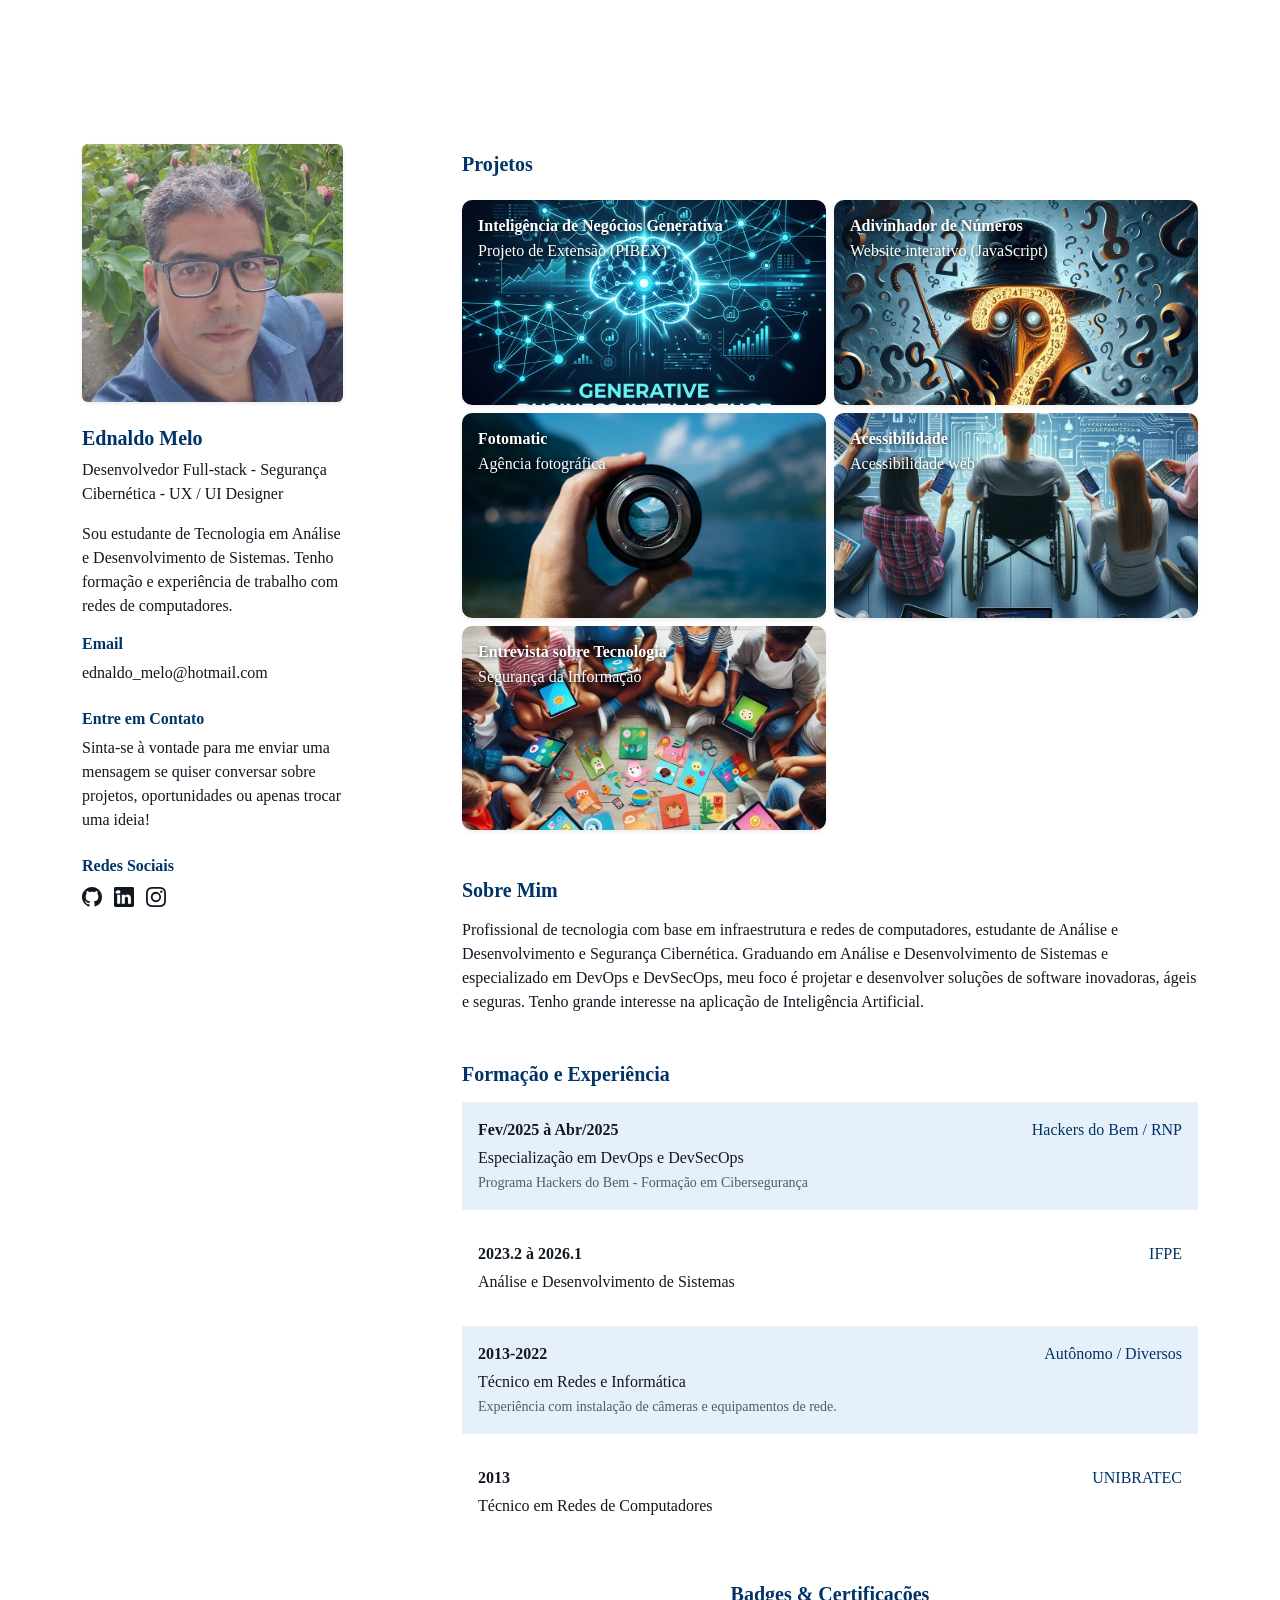
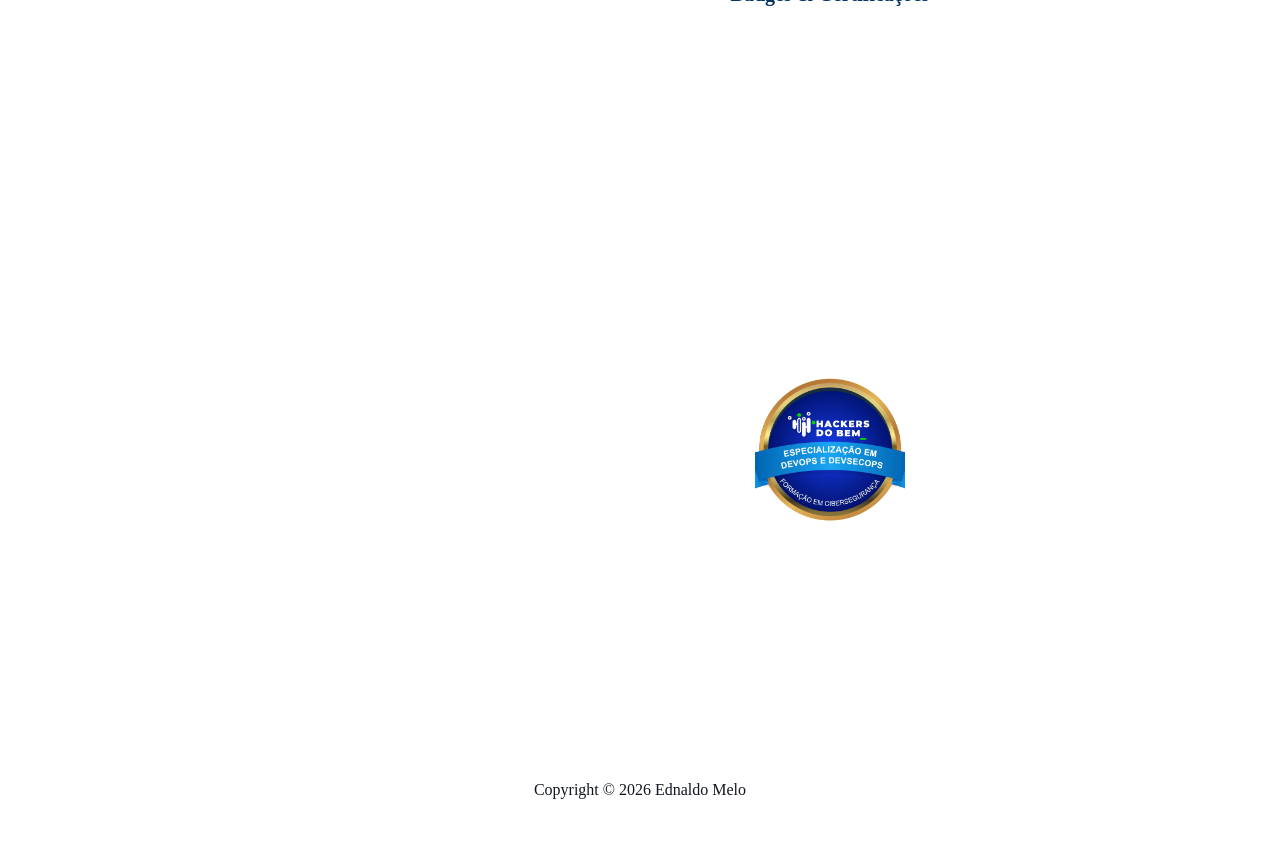
<file: index.html>
<!DOCTYPE html>
<html data-bs-theme="light" lang="pt-br">

<head>
    <meta charset="utf-8">
    <meta name="viewport" content="width=device-width, initial-scale=1.0, shrink-to-fit=no">
    <title>Home - Ednaldo Melo</title>
    <link rel="stylesheet" href="assets/bootstrap/css/bootstrap.min.css">
    <link rel="stylesheet" href="assets/css/styles.min.css">
    <style>
        .project-item {
            transition: transform 0.3s ease, box-shadow 0.3s ease;
            overflow: hidden;
            border-radius: 10px;
        }

        .project-item:hover {
            transform: translateY(-5px);
            box-shadow: 0 .5rem 1rem rgba(0, 0, 0, .15) !important;
        }

        .project-item .card-img-top {
            aspect-ratio: 16/9;
            object-fit: cover;
            width: 100%;
        }

        .badge-item {
            flex: 0 0 150px;
            width: 150px;
            height: 270px;
            display: flex;
            align-items: center;
            justify-content: center;
        }

        .badge-item img {
            width: 150px;
            height: 270px;
            object-fit: contain;
        }
    </style>
</head>

<body>
    <section class="my-5">
        <div class="container">
            <div class="row">
                <div class="col-lg-3">
                    <div class="row row-cols-1 row-cols-sm-2 row-cols-lg-1 mb-5 mb-md-3">
                        <div class="col-sm-4"><img class="img-fluid border rounded border-0 shadow-sm mb-4"
                                alt="Ednaldo Melo" src="assets/img/perfil2.jpg"></div>
                        <div class="col-sm-8 order-sm-first order-lg-last">
                            <h3 class="fs-5 fw-bold text-primary">Ednaldo Melo</h3>
                            <p>Desenvolvedor Full-stack - Segurança Cibernética - UX / UI Designer</p>
                            <p>Sou estudante de Tecnologia em Análise e Desenvolvimento de Sistemas. Tenho formação e
                                experiência de trabalho com redes de computadores.</p>
                            <h3 class="fs-6 fw-bold text-primary">Email</h3>
                            <p>ednaldo_melo@hotmail.com</p>
                            <div class="mt-4 mb-4">
                                <h3 class="fs-6 fw-bold text-primary">Entre em Contato</h3>
                                <p>Sinta-se à vontade para me enviar uma mensagem se quiser conversar sobre projetos,
                                    oportunidades ou apenas trocar uma ideia!</p>
                            </div>
                            <h3 class="fs-6 fw-bold text-primary">Redes Sociais</h3>
                            <ul class="list-inline">
                                <li class="list-inline-item"><a class="text-reset" href="https://github.com/edmelo"
                                        target="_blank"><svg class="bi bi-github fs-5"
                                            xmlns="http://www.w3.org/2000/svg" width="1em" height="1em"
                                            fill="currentColor" viewBox="0 0 16 16">
                                            <path
                                                d="M8 0C3.58 0 0 3.58 0 8c0 3.54 2.29 6.53 5.47 7.59.4.07.55-.17.55-.38 0-.19-.01-.82-.01-1.49-2.01.37-2.53-.49-2.69-.94-.09-.23-.48-.94-.82-1.13-.28-.15-.68-.52-.01-.53.63-.01 1.08.58 1.23.82.72 1.21 1.87.87 2.33.66.07-.52.28-.87.51-1.07-1.78-.2-3.64-.89-3.64-3.95 0-.87.31-1.59.82-2.15-.08-.2-.36-1.02.08-2.12 0 0 .67-.21 2.2.82.64-.18 1.32-.27 2-.27s1.36.09 2 .27c1.53-1.04 2.2-.82 2.2-.82.44 1.1.16 1.92.08 2.12.51.56.82 1.27.82 2.15 0 3.07-1.87 3.75-3.65 3.95.29.25.54.73.54 1.48 0 1.07-.01 1.93-.01 2.2 0 .21.15.46.55.38A8.01 8.01 0 0 0 16 8c0-4.42-3.58-8-8-8">
                                            </path>
                                        </svg></a></li>
                                <li class="list-inline-item"><a class="text-reset"
                                        href="https://www.linkedin.com/in/ednaldomelo/" target="_blank"><svg
                                            class="bi bi-linkedin fs-5" xmlns="http://www.w3.org/2000/svg" width="1em"
                                            height="1em" fill="currentColor" viewBox="0 0 16 16">
                                            <path
                                                d="M0 1.146C0 .513.526 0 1.175 0h13.65C15.474 0 16 .513 16 1.146v13.708c0 .633-.526 1.146-1.175 1.146H1.175C.526 16 0 15.487 0 14.854zm4.943 12.248V6.169H2.542v7.225zm-1.2-8.212c.837 0 1.358-.554 1.358-1.248-.015-.709-.52-1.248-1.342-1.248S1.2 3.226 1.2 3.918c0 .695.52 1.248 1.327 1.248zm4.908 8.212V9.359c0-.216.016-.432.08-.586.173-.431.568-.878 1.232-.878.869 0 1.216.662 1.216 1.634v3.865h2.401V9.25c0-2.22-1.184-3.252-2.764-3.252-1.274 0-1.845.7-2.165 1.193v.025h-.016l.016-.025V6.169h-2.4c.03.678 0 7.225 0 7.225z">
                                            </path>
                                        </svg></a></li>
                                <li class="list-inline-item"><a class="text-reset"
                                        href="https://www.instagram.com/ednaldobmelo/?hl=pt-br" target="_blank"><svg
                                            class="bi bi-instagram fs-5" xmlns="http://www.w3.org/2000/svg" width="1em"
                                            height="1em" fill="currentColor" viewBox="0 0 16 16">
                                            <path
                                                d="M8 0C5.829 0 5.556.01 4.703.048 3.85.088 3.269.222 2.76.42a3.9 3.9 0 0 0-1.417.923A3.9 3.9 0 0 0 .42 2.76C.222 3.268.087 3.85.048 4.7.01 5.555 0 5.827 0 8.001c0 2.172.01 2.444.048 3.297.04.852.174 1.433.372 1.942.205.526.478.972.923 1.417.444.445.89.719 1.416.923.51.198 1.09.333 1.942.372C5.555 15.99 5.827 16 8 16s2.444-.01 3.298-.048c.851-.04 1.434-.174 1.943-.372a3.9 3.9 0 0 0 1.416-.923c.445-.445.718-.891.923-1.417.197-.509.332-1.09.372-1.942C15.99 10.445 16 10.173 16 8s-.01-2.445-.048-3.299c-.04-.851-.175-1.433-.372-1.941a3.9 3.9 0 0 0-.923-1.417A3.9 3.9 0 0 0 13.24.42c-.51-.198-1.092-.333-1.943-.372C10.443.01 10.172 0 7.998 0zm-.717 1.442h.718c2.136 0 2.389.007 3.232.046.78.035 1.204.166 1.486.275.373.145.64.319.92.599s.453.546.598.92c.11.281.24.705.275 1.485.039.843.047 1.096.047 3.231s-.008 2.389-.047 3.232c-.035.78-.166 1.203-.275 1.485a2.5 2.5 0 0 1-.599.919c-.28.28-.546.453-.92.598-.28.11-.704.24-1.485.276-.843.038-1.096.047-3.232.047s-2.39-.009-3.233-.047c-.78-.036-1.203-.166-1.485-.276a2.5 2.5 0 0 1-.92-.598 2.5 2.5 0 0 1-.6-.92c-.109-.281-.24-.705-.275-1.485-.038-.843-.046-1.096-.046-3.233s.008-2.388.046-3.231c.036-.78.166-1.204.276-1.486.145-.373.319-.64.599-.92s.546-.453.92-.598c.282-.11.705-.24 1.485-.276.738-.034 1.024-.044 2.515-.045zm4.988 1.328a.96.96 0 1 0 0 1.92.96.96 0 0 0 0-1.92m-4.27 1.122a4.109 4.109 0 1 0 0 8.217 4.109 4.109 0 0 0 0-8.217m0 1.441a2.667 2.667 0 1 1 0 5.334 2.667 2.667 0 0 1 0-5.334">
                                            </path>
                                        </svg></a></li>
                            </ul>
                        </div>
                    </div>
                </div>
                <div class="col-lg-8 offset-lg-1">
                    <div class="row mb-5">
                        <div class="col">
                            <h2 class="fs-5 fw-bold text-primary mb-3">Projetos</h2>
                            <div data-bss-type="blog-loop">
                                <div class="row gx-2 gy-2 row-cols-1 row-cols-md-2 row-cols-lg-2"
                                    data-bss-type="blog-loop-base">
                                    <div class="col" data-bss-type="blog-loop-item">
                                        <div class="card border-0 project-item shadow-sm h-100"><a
                                                class="stretched-link text-decoration-none"
                                                href="projects/pibex.html"></a><img
                                                class="card-img w-100 d-block card-img-top"
                                                alt="Inteligência de Negócios Generativa" src="assets/img/pibex.png">
                                            <div class="card-img-overlay text-white">
                                                <h4 class="fs-6 fw-bold mb-1">Inteligência de Negócios Generativa</h4>
                                                <p class="mb-0">Projeto de Extensão (PIBEX)</p>
                                            </div>
                                        </div>
                                    </div>
                                    <div class="col" data-bss-type="blog-loop-item">
                                        <div class="card border-0 project-item shadow-sm h-100"><a
                                                class="stretched-link text-decoration-none"
                                                href="projects/adivinhador.html"></a><img
                                                class="card-img w-100 d-block card-img-top" alt="Adivinhador de números"
                                                src="assets/img/adivinhador.png">
                                            <div class="card-img-overlay text-white">
                                                <h4 class="fs-6 fw-bold mb-1">Adivinhador de Números</h4>
                                                <p class="mb-0">Website interativo (JavaScript)</p>
                                            </div>
                                        </div>
                                    </div>
                                    <div class="col" data-bss-type="blog-loop-item">
                                        <div class="card border-0 project-item shadow-sm h-100"><a
                                                class="stretched-link text-decoration-none"
                                                href="projects/fotomatic.html"></a><img
                                                class="card-img w-100 d-block card-img-top" alt="Fotomatic"
                                                src="assets/img/fotomatic.png">
                                            <div class="card-img-overlay text-white">
                                                <h4 class="fs-6 fw-bold mb-1">Fotomatic</h4>
                                                <p class="mb-0">Agência fotográfica</p>
                                            </div>
                                        </div>
                                    </div>
                                    <div class="col" data-bss-type="blog-loop-item">
                                        <div class="card border-0 project-item shadow-sm h-100"><a
                                                class="stretched-link text-decoration-none"
                                                href="projects/acessibilidade.html"></a><img
                                                class="card-img w-100 d-block card-img-top" alt="Acessibilidade"
                                                src="assets/img/acessibilidade.jpeg">
                                            <div class="card-img-overlay text-white">
                                                <h4 class="fs-6 fw-bold mb-1">Acessibilidade</h4>
                                                <p class="mb-0">Acessibilidade web</p>
                                            </div>
                                        </div>
                                    </div>
                                    <div class="col" data-bss-type="blog-loop-item">
                                        <div class="card border-0 project-item shadow-sm h-100"><a
                                                class="stretched-link text-decoration-none"
                                                href="projects/entrevista.html"></a><img
                                                class="card-img w-100 d-block card-img-top"
                                                alt="Entrevista: uso de tecnologia por crianças"
                                                src="assets/img/entrevista.jpeg">
                                            <div class="card-img-overlay text-white">
                                                <h4 class="fs-6 fw-bold mb-1">Entrevista sobre Tecnologia</h4>
                                                <p class="mb-0">Segurança da Informação</p>
                                            </div>
                                        </div>
                                    </div>
                                </div>
                            </div>
                        </div>
                    </div>
                    <div class="row">
                        <div class="col">
                            <div class="mb-5">
                                <h3 class="fs-5 fw-bold text-primary mb-3">Sobre Mim</h3>
                                <p>Profissional de tecnologia com base em infraestrutura e redes de computadores,
                                    estudante de Análise e Desenvolvimento e Segurança Cibernética. Graduando em Análise
                                    e Desenvolvimento de Sistemas e especializado em DevOps e DevSecOps, meu foco é
                                    projetar e desenvolver soluções de software inovadoras, ágeis e seguras. Tenho
                                    grande interesse na aplicação de Inteligência Artificial.</p>
                            </div>
                            <div>
                                <h3 class="fs-5 fw-bold text-primary mb-3">Formação e Experiência</h3>
                                <div class="bg-primary-subtle d-md-flex justify-content-md-between p-3 mb-3">
                                    <div class="mb-3 mb-md-0">
                                        <p class="fw-bold mb-1">Fev/2025 à Abr/2025</p>
                                        <p class="mb-0">Especialização em DevOps e DevSecOps</p>
                                        <small class="text-muted">Programa Hackers do Bem - Formação em
                                            Cibersegurança</small>
                                    </div>
                                    <div class="text-md-end">
                                        <p class="text-primary mb-1">Hackers do Bem / RNP</p>
                                    </div>
                                </div>
                                <div class="d-md-flex justify-content-md-between p-3 mb-3">
                                    <div class="mb-3 mb-md-0">
                                        <p class="fw-bold mb-1">2023.2 à 2026.1</p>
                                        <p class="mb-0">Análise e Desenvolvimento de Sistemas</p>
                                    </div>
                                    <div class="text-md-end">
                                        <p class="text-primary mb-1">IFPE</p>
                                    </div>
                                </div>
                                <div class="bg-primary-subtle d-md-flex justify-content-md-between p-3 mb-3">
                                    <div class="mb-3 mb-md-0">
                                        <p class="fw-bold mb-1">2013-2022</p>
                                        <p class="mb-0">Técnico em Redes e Informática</p>
                                        <small class="text-muted">Experiência com instalação de câmeras e equipamentos
                                            de rede.</small>
                                    </div>
                                    <div class="text-md-end">
                                        <p class="text-primary mb-1">Autônomo / Diversos</p>
                                    </div>
                                </div>
                                <div class="d-md-flex justify-content-md-between p-3 mb-3">
                                    <div class="mb-3 mb-md-0">
                                        <p class="fw-bold mb-1">2013</p>
                                        <p class="mb-0">Técnico em Redes de Computadores</p>
                                    </div>
                                    <div class="text-md-end">
                                        <p class="text-primary mb-1">UNIBRATEC</p>
                                    </div>
                                </div>
                            </div>

                            <div class="mt-5 text-center">
                                <h3 class="fs-5 fw-bold text-primary mb-3">Badges & Certificações</h3>
                                <div class="d-flex justify-content-center align-items-center flex-wrap gap-4">
                                    <div class="badge-item">
                                        <div data-iframe-width="150" data-iframe-height="270"
                                            data-share-badge-id="3449c6de-ec80-45f7-8721-bbdbabfeb0f2"
                                            data-share-badge-host="https://www.credly.com"></div>
                                    </div>
                                    <div class="badge-item">
                                        <div data-iframe-width="150" data-iframe-height="270"
                                            data-share-badge-id="94e2d15f-5bcb-4558-9064-b06bac769d88"
                                            data-share-badge-host="https://www.credly.com"></div>
                                    </div>
                                    <div class="badge-item">
                                        <div data-iframe-width="150" data-iframe-height="270"
                                            data-share-badge-id="60f438da-ae77-4297-a012-8c8ce1b33a3a"
                                            data-share-badge-host="https://www.credly.com"></div>
                                    </div>
                                    <div class="badge-item">
                                        <div data-iframe-width="150" data-iframe-height="270"
                                            data-share-badge-id="cd650baf-f630-4796-a620-713669a72cac"
                                            data-share-badge-host="https://www.credly.com"></div>
                                    </div>
                                    <div class="badge-item">
                                        <img src="assets/img/Especializado_DEV_.png" alt="Badge Especialização em DevOps e DevSecOps">
                                    </div>
                                </div>
                                <script type="text/javascript" async
                                    src="https://cdn.credly.com/assets/utilities/embed.js"></script>
                            </div>
                        </div>
                    </div>
                </div>
            </div>
        </div>
    </section>
    <footer class="text-center">
        <div class="container text-muted py-4 py-lg-5">
            <p class="mb-0">Copyright © 2026 Ednaldo Melo</p>
        </div>
    </footer>
    <script>!function () { let t = document.querySelectorAll('[data-bss-type="blog-loop"]'), e = document.querySelectorAll('[data-bss-type="tag-nav"]'), a = document.querySelectorAll('[data-bss-type="tag-loop"]'), s = document.querySelectorAll('[data-bss-type="author-loop"]'), o = document.querySelectorAll('[data-bss-type="author-nav"]'); window.addEventListener("popstate", (a => { for (let e of t) m(e); for (let t of e) b(t); for (let t of o) g(t) })); for (let e of t) { if (m(e), !u(e)) continue; e.querySelector('[data-bss-type="blog-loop-pagination"]').addEventListener("click", (function (e) { let a = e.target.closest(".page-item"); if (!a) return; if (e.preventDefault(), a.classList.contains("disabled") || a.classList.contains("active")) return; let s = a.closest('[data-bss-type="blog-loop"]'); if (!s) return; let o = parseInt(a.dataset.page); if (!o) return; let r = f(s); if (r) { const e = new URL(window.location); e.searchParams.set(r, o), history.pushState({ [r]: o }, document.title, e); for (let e of t) { f(e) === r && m(e) } } else m(s, o) })) } for (let t of e) b(t), t.addEventListener("click", r); for (let t of a) t.addEventListener("click", r); for (let t of s) t.addEventListener("click", l); for (let t of o) g(t); function r(t) { n(t); for (let t of e) b(t) } function l(t) { n(t); for (let t of o) g(t) } function n(e) { const a = e.target.closest('[data-bss-filter="blog"]'); if (!a || !a.dataset.hasOwnProperty("bssHref") || !a.dataset.hasOwnProperty("bssFilterParam")) return; const s = a.dataset.hasOwnProperty("bssStateNode") ? a : a.querySelector("[data-bss-state-node]"); if (s && (s.classList.contains("disabled") || s.classList.contains("active"))) return void e.preventDefault(); if (!h(a.dataset.bssHref)) return; e.preventDefault(); const o = new URL(window.location), r = [], l = { [a.dataset.bssFilterParam]: a.dataset.bssFilterValue || "" }; for (let e of t) { if (!i(e).length) continue; r.push(e); let t = f(e), a = o.searchParams.get(t); null !== a && 1 != a && (l[t] = 1) } for (let t in l) l[t] ? o.searchParams.set(t, l[t]) : o.searchParams.delete(t); history.pushState(l, document.title, o); for (let t of r) m(t) } function i(t) { let e = []; try { const a = JSON.parse(t.dataset.bssFilters); Array.isArray(a) && (e = a) } catch (t) { } return e } function c(t) { return i(t).includes("tag") } function d(t) { return i(t).includes("author") } function p(t, e = "") { return "show-all" === function (t, e = "") { let a = []; try { const e = JSON.parse(t.dataset.bssEmptyFilterActions); Array.isArray(e) && (a = e) } catch (t) { } const s = a.find((t => t.filter === e)); return s ? s.value : "" }(t, e) } function u(t) { return !!y(t) } function y(t) { return t.querySelector('[data-bss-type="blog-loop-pagination"]') } function f(t) { return t.dataset.bssPageParam } function h(t = "") { let e, a; try { e = new URL(window.location), a = new URL(t, window.location.href) } catch (t) { console.error(t) } return e.origin === a.origin && e.pathname === a.pathname } function m(t, e, a = "", s = "") { const o = new URL(window.location.href); if (u(t) && !e) { let a = f(t); e = (a ? o.searchParams.get(a) : 1) || 1 } if (c(t) && !a) { let t = "tag"; a = o.searchParams.get(t) || "" } if (d(t) && !s) { let t = "author"; s = o.searchParams.get(t) || "" } !function (t, e = 1, a = "", s = "") { e = Math.max(parseInt(e, 10), 1), t.style.removeProperty("display"); let o = t.querySelector('[data-bss-type="blog-loop-base"]'); o && o.style.removeProperty("display"); let r = t.querySelector('[data-bss-type="empty-state"]'); r && r.style.setProperty("display", "none", "important"); let l = [].slice.call(t.querySelectorAll('[data-bss-type="blog-loop-item"]')); l.forEach((t => t.style.setProperty("display", "none", "important"))), c(t) && (l = l.filter((e => a ? e.classList.contains("post-tag-" + a) : p(t, "tag")))); d(t) && (l = l.filter((e => s ? e.classList.contains("post-author-" + s) : p(t, "author")))); let n = t.dataset.bssPerpage || l.length, i = l.slice((e - 1) * n, e * n); i.forEach((t => t.style.removeProperty("display"))); let u = !i.length; u && (o && o.style.setProperty("display", "none", "important"), r && r.style.removeProperty("display")); let f = l.length, h = Math.max(Math.ceil(f / n), 1); (function (t, e, a, s) { let o = y(t); if (!o) return; let r = [].slice.call(o.querySelectorAll(".page-item")); 1 === a || s ? o.style.setProperty("display", "none", "important") : o.style.removeProperty("display"); let l = e - 1 <= 0, n = l ? 1 : e - 1, i = e + 1 > a, c = i ? a : e + 1; for (let t = 0; t < r.length; t++) { let s = r[t]; s.classList.remove("active", "disabled"), "prev" === s.dataset.type ? (s.dataset.page = n, l && s.classList.add("disabled")) : "next" === s.dataset.type ? (s.dataset.page = c, i && s.classList.add("disabled")) : (s.dataset.page > a ? s.style.setProperty("display", "none", "important") : s.style.removeProperty("display"), s.dataset.page == e && s.classList.add("active")) } })(t, e, h, u), t.dataset.bssScrollOnChange && function (t) { const e = t.getBoundingClientRect(), a = Math.max(document.documentElement.clientHeight, window.innerHeight), s = 100; if (e.top >= 0 && a - e.top > s) return; setTimeout((() => { t.scrollIntoView({ behavior: "smooth", block: "start", inline: "start" }) }), 0) }(t) }(t, e, a, s) } function b(t) { !function (t, e = "") { if (!t.dataset.bssSyncUrl) return;[].slice.call(t.querySelectorAll('[data-bss-type="tag-loop-item"]')).forEach((t => { const a = t.dataset.hasOwnProperty("bssStateNode") ? t : t.querySelector("[data-bss-state-node]"); if (!a) return; a.classList.remove("active"); h(t.dataset.bssHref) && !a.classList.contains("disabled") && t.dataset.bssTag === e && a.classList.add("active") })) }(t, new URL(window.location.href).searchParams.get("tag") || "") } function g(t) { !function (t, e = "") { if (!d(t)) return; t.style.removeProperty("display"), [].slice.call(t.querySelectorAll('[data-bss-type="author-loop-item"]')).forEach((t => t.classList.contains("author-" + e) ? t.style.removeProperty("display") : t.style.setProperty("display", "none", "important"))) }(t, new URL(window.location.href).searchParams.get("author") || "") } }();</script>
    <script src="https://cdn.jsdelivr.net/npm/bootstrap@5.3.8/dist/js/bootstrap.bundle.min.js"></script>
    <script src="assets/js/script.min.js"></script>
</body>

</html>
</file>
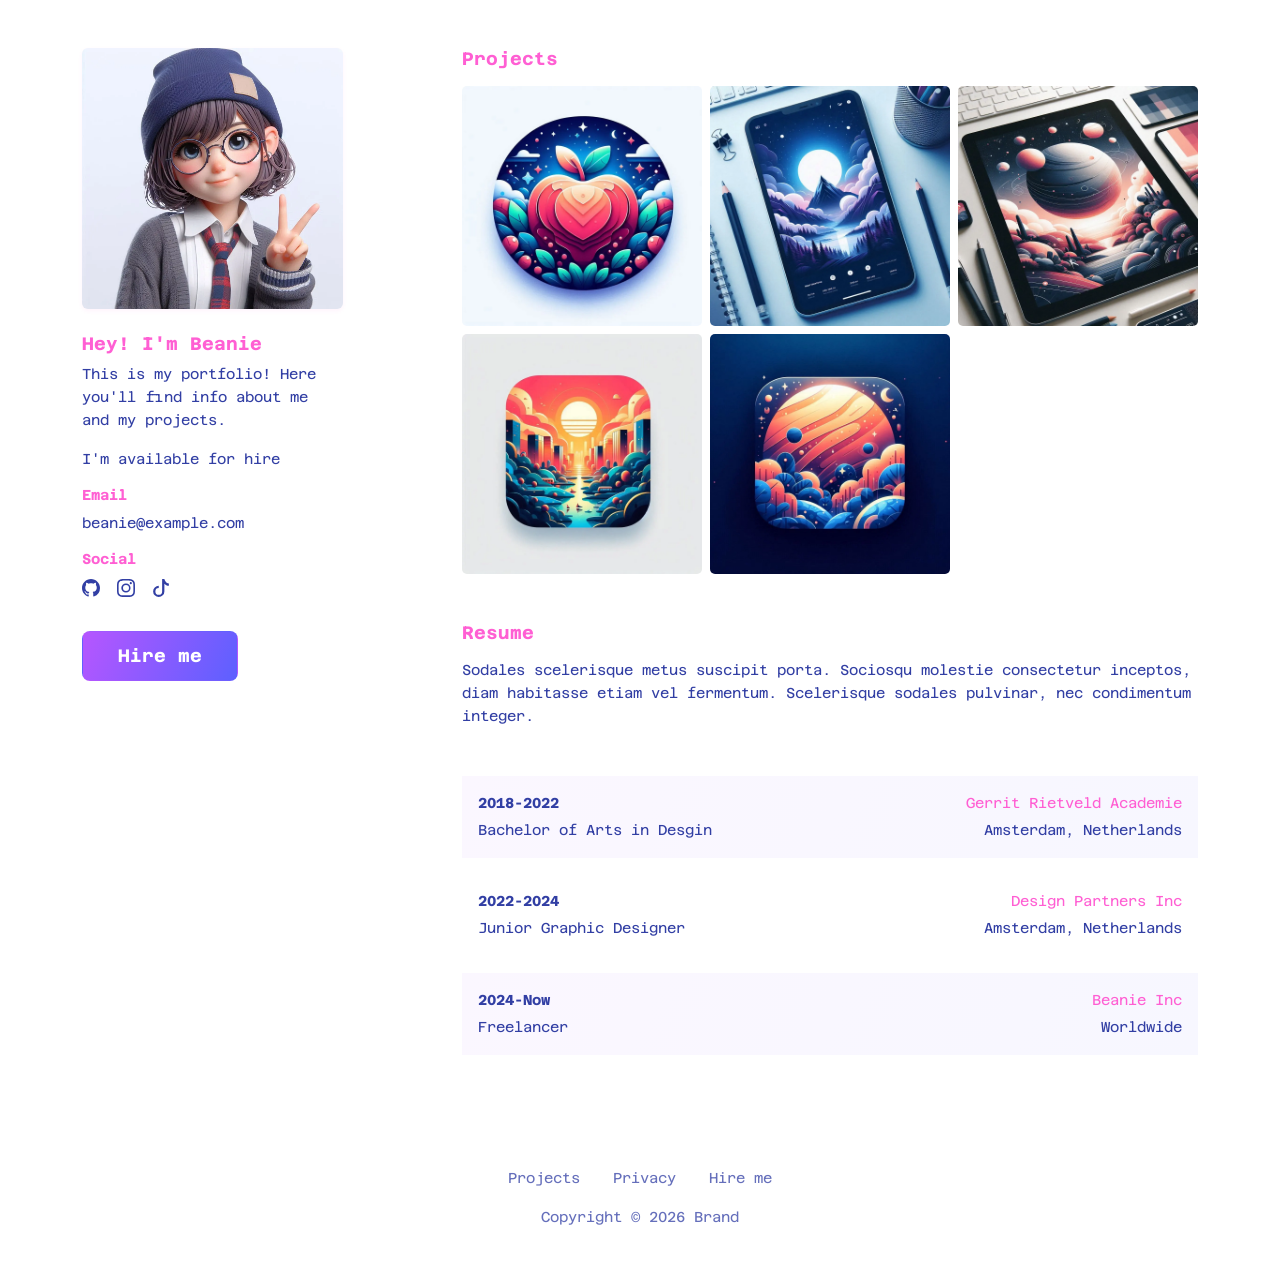
<file: portfolio_2026/index.html>
<!DOCTYPE html>
<html data-bs-theme="light" lang="en">

<head>
    <meta charset="utf-8">
    <meta name="viewport" content="width=device-width, initial-scale=1.0, shrink-to-fit=no">
    <title>Home - Brand</title>
    <link rel="stylesheet" href="assets/bootstrap/css/bootstrap.min.css">
    <link rel="stylesheet" href="assets/css/styles.min.css">
</head>

<body>
    <section class="my-5">
        <div class="container">
            <div class="row">
                <div class="col-lg-3">
                    <div class="row row-cols-1 row-cols-sm-2 row-cols-lg-1 mb-5 mb-md-3">
                        <div class="col-sm-4"><img class="img-fluid border rounded border-0 shadow-sm mb-4" alt="Profile Image" src="assets/img/profile.webp"></div>
                        <div class="col-sm-8 order-sm-first order-lg-last">
                            <h3 class="fs-5 fw-bold text-primary">Hey! I'm Beanie</h3>
                            <p>This is my portfolio! Here you'll find info about me and my projects.</p>
                            <p>I'm available for hire</p>
                            <h3 class="fs-6 fw-bold text-primary">Email</h3>
                            <p>beanie@example.com</p>
                            <h3 class="fs-6 fw-bold text-primary">Social</h3>
                            <ul class="list-inline">
                                <li class="list-inline-item"><a class="text-reset" href="#"><svg class="bi bi-github fs-5" xmlns="http://www.w3.org/2000/svg" width="1em" height="1em" fill="currentColor" viewBox="0 0 16 16">
                                            <path d="M8 0C3.58 0 0 3.58 0 8c0 3.54 2.29 6.53 5.47 7.59.4.07.55-.17.55-.38 0-.19-.01-.82-.01-1.49-2.01.37-2.53-.49-2.69-.94-.09-.23-.48-.94-.82-1.13-.28-.15-.68-.52-.01-.53.63-.01 1.08.58 1.23.82.72 1.21 1.87.87 2.33.66.07-.52.28-.87.51-1.07-1.78-.2-3.64-.89-3.64-3.95 0-.87.31-1.59.82-2.15-.08-.2-.36-1.02.08-2.12 0 0 .67-.21 2.2.82.64-.18 1.32-.27 2-.27s1.36.09 2 .27c1.53-1.04 2.2-.82 2.2-.82.44 1.1.16 1.92.08 2.12.51.56.82 1.27.82 2.15 0 3.07-1.87 3.75-3.65 3.95.29.25.54.73.54 1.48 0 1.07-.01 1.93-.01 2.2 0 .21.15.46.55.38A8.01 8.01 0 0 0 16 8c0-4.42-3.58-8-8-8"></path>
                                        </svg></a></li>
                                <li class="list-inline-item"><a class="text-reset" href="#"><svg class="bi bi-instagram fs-5" xmlns="http://www.w3.org/2000/svg" width="1em" height="1em" fill="currentColor" viewBox="0 0 16 16">
                                            <path d="M8 0C5.829 0 5.556.01 4.703.048 3.85.088 3.269.222 2.76.42a3.9 3.9 0 0 0-1.417.923A3.9 3.9 0 0 0 .42 2.76C.222 3.268.087 3.85.048 4.7.01 5.555 0 5.827 0 8.001c0 2.172.01 2.444.048 3.297.04.852.174 1.433.372 1.942.205.526.478.972.923 1.417.444.445.89.719 1.416.923.51.198 1.09.333 1.942.372C5.555 15.99 5.827 16 8 16s2.444-.01 3.298-.048c.851-.04 1.434-.174 1.943-.372a3.9 3.9 0 0 0 1.416-.923c.445-.445.718-.891.923-1.417.197-.509.332-1.09.372-1.942C15.99 10.445 16 10.173 16 8s-.01-2.445-.048-3.299c-.04-.851-.175-1.433-.372-1.941a3.9 3.9 0 0 0-.923-1.417A3.9 3.9 0 0 0 13.24.42c-.51-.198-1.092-.333-1.943-.372C10.443.01 10.172 0 7.998 0zm-.717 1.442h.718c2.136 0 2.389.007 3.232.046.78.035 1.204.166 1.486.275.373.145.64.319.92.599s.453.546.598.92c.11.281.24.705.275 1.485.039.843.047 1.096.047 3.231s-.008 2.389-.047 3.232c-.035.78-.166 1.203-.275 1.485a2.5 2.5 0 0 1-.599.919c-.28.28-.546.453-.92.598-.28.11-.704.24-1.485.276-.843.038-1.096.047-3.232.047s-2.39-.009-3.233-.047c-.78-.036-1.203-.166-1.485-.276a2.5 2.5 0 0 1-.92-.598 2.5 2.5 0 0 1-.6-.92c-.109-.281-.24-.705-.275-1.485-.038-.843-.046-1.096-.046-3.233s.008-2.388.046-3.231c.036-.78.166-1.204.276-1.486.145-.373.319-.64.599-.92s.546-.453.92-.598c.282-.11.705-.24 1.485-.276.738-.034 1.024-.044 2.515-.045zm4.988 1.328a.96.96 0 1 0 0 1.92.96.96 0 0 0 0-1.92m-4.27 1.122a4.109 4.109 0 1 0 0 8.217 4.109 4.109 0 0 0 0-8.217m0 1.441a2.667 2.667 0 1 1 0 5.334 2.667 2.667 0 0 1 0-5.334"></path>
                                        </svg></a></li>
                                <li class="list-inline-item"><a class="text-reset" href="#"><svg class="bi bi-tiktok fs-5" xmlns="http://www.w3.org/2000/svg" width="1em" height="1em" fill="currentColor" viewBox="0 0 16 16">
                                            <path d="M9 0h1.98c.144.715.54 1.617 1.235 2.512C12.895 3.389 13.797 4 15 4v2c-1.753 0-3.07-.814-4-1.829V11a5 5 0 1 1-5-5v2a3 3 0 1 0 3 3z"></path>
                                        </svg></a></li>
                            </ul><a class="btn btn-lg mt-3 btn-primary-dragient" role="button" href="/hire-me.html">Hire me</a>
                        </div>
                    </div>
                </div>
                <div class="col-lg-8 offset-lg-1">
                    <div class="row mb-5">
                        <div class="col">
                            <h2 class="fs-5 fw-bold text-primary mb-3">Projects</h2>
                            <div data-bss-type="blog-loop">
                                <div class="row gx-2 gy-2 row-cols-1 row-cols-md-2 row-cols-lg-3" data-bss-type="blog-loop-base">
                                    <div class="col" data-bss-type="blog-loop-item">
                                        <div class="card border-0 project-item"><a class="stretched-link text-decoration-none" href="projects/project-4.html"></a><img class="card-img w-100 d-block card-img-top" alt="Peach App" src="assets/img/projects/project4.webp">
                                            <div class="card-img-overlay text-white">
                                                <h4 class="fs-6 fw-bold mb-1">Peach App</h4>
                                                <p class="mb-0">Android Icon</p>
                                            </div>
                                        </div>
                                    </div>
                                    <div class="col" data-bss-type="blog-loop-item">
                                        <div class="card border-0 project-item"><a class="stretched-link text-decoration-none" href="projects/project-1.html"></a><img class="card-img w-100 d-block card-img-top" alt="The peak iOS mockup" src="assets/img/projects/project1.webp">
                                            <div class="card-img-overlay text-white">
                                                <h4 class="fs-6 fw-bold mb-1">The Peak</h4>
                                                <p class="mb-0">Designed in DrawApp 4.0</p>
                                            </div>
                                        </div>
                                    </div>
                                    <div class="col" data-bss-type="blog-loop-item">
                                        <div class="card border-0 project-item"><a class="stretched-link text-decoration-none" href="projects/project-2.html"></a><img class="card-img w-100 d-block card-img-top" alt="Planet Sky" src="assets/img/projects/project2.webp">
                                            <div class="card-img-overlay text-white">
                                                <h4 class="fs-6 fw-bold mb-1">Planet Sky</h4>
                                                <p class="mb-0">Tablet Digital Artwork</p>
                                            </div>
                                        </div>
                                    </div>
                                    <div class="col" data-bss-type="blog-loop-item">
                                        <div class="card border-0 project-item"><a class="stretched-link text-decoration-none" href="projects/project-3.html"></a><img class="card-img w-100 d-block card-img-top" alt="Neon Sun" src="assets/img/projects/project3.webp">
                                            <div class="card-img-overlay text-white">
                                                <h4 class="fs-6 fw-bold mb-1">Neon Sun</h4>
                                                <p class="mb-0">iOS Icon</p>
                                            </div>
                                        </div>
                                    </div>
                                    <div class="col" data-bss-type="blog-loop-item">
                                        <div class="card border-0 project-item"><a class="stretched-link text-decoration-none" href="projects/project-5.html"></a><img class="card-img w-100 d-block card-img-top" alt="Jupiter Tasks" src="assets/img/projects/project5.webp">
                                            <div class="card-img-overlay text-white">
                                                <h4 class="fs-6 fw-bold mb-1">Jupiter Tasks</h4>
                                                <p class="mb-0">Mac Dash Icon</p>
                                            </div>
                                        </div>
                                    </div>
                                </div>
                            </div>
                        </div>
                    </div>
                    <div class="row">
                        <div class="col">
                            <div class="mb-5">
                                <h3 class="fs-5 fw-bold text-primary mb-3">Resume</h3>
                                <p>Sodales scelerisque metus suscipit porta. Sociosqu molestie consectetur inceptos, diam habitasse etiam vel fermentum. Scelerisque sodales pulvinar, nec condimentum integer.</p>
                            </div>
                            <div>
                                <div class="bg-primary-subtle d-md-flex justify-content-md-between p-3 mb-3">
                                    <div class="mb-3 mb-md-0">
                                        <p class="fw-bold mb-1">2018-2022</p>
                                        <p class="mb-0">Bachelor of Arts in Desgin</p>
                                    </div>
                                    <div class="text-md-end">
                                        <p class="text-primary mb-1">Gerrit Rietveld Academie</p>
                                        <p class="mb-0">Amsterdam, Netherlands</p>
                                    </div>
                                </div>
                                <div class="d-md-flex justify-content-md-between p-3 mb-3">
                                    <div class="mb-3 mb-md-0">
                                        <p class="fw-bold mb-1">2022-2024</p>
                                        <p class="mb-0">Junior Graphic Designer</p>
                                    </div>
                                    <div class="text-md-end">
                                        <p class="text-primary mb-1">Design Partners Inc</p>
                                        <p class="mb-0">Amsterdam, Netherlands</p>
                                    </div>
                                </div>
                                <div class="bg-primary-subtle d-md-flex justify-content-md-between p-3 mb-3">
                                    <div class="mb-3 mb-md-0">
                                        <p class="fw-bold mb-1">2024-Now</p>
                                        <p class="mb-0">Freelancer</p>
                                    </div>
                                    <div class="text-md-end">
                                        <p class="text-primary mb-1">Beanie Inc</p>
                                        <p class="mb-0">Worldwide</p>
                                    </div>
                                </div>
                            </div>
                        </div>
                    </div>
                </div>
            </div>
        </div>
    </section>
    <footer class="text-center">
        <div class="container text-muted py-4 py-lg-5">
            <ul class="list-inline">
                <li class="list-inline-item me-4"><a href="/">Projects</a></li>
                <li class="list-inline-item me-4"><a href="/privacy.html">Privacy</a></li>
                <li class="list-inline-item"><a href="/hire-me.html">Hire me</a></li>
            </ul>
            <p class="mb-0">Copyright © 2026 Brand</p>
        </div>
    </footer><script>!function(){let t=document.querySelectorAll('[data-bss-type="blog-loop"]'),e=document.querySelectorAll('[data-bss-type="tag-nav"]'),a=document.querySelectorAll('[data-bss-type="tag-loop"]'),s=document.querySelectorAll('[data-bss-type="author-loop"]'),o=document.querySelectorAll('[data-bss-type="author-nav"]');window.addEventListener("popstate",(a=>{for(let e of t)m(e);for(let t of e)b(t);for(let t of o)g(t)}));for(let e of t){if(m(e),!u(e))continue;e.querySelector('[data-bss-type="blog-loop-pagination"]').addEventListener("click",(function(e){let a=e.target.closest(".page-item");if(!a)return;if(e.preventDefault(),a.classList.contains("disabled")||a.classList.contains("active"))return;let s=a.closest('[data-bss-type="blog-loop"]');if(!s)return;let o=parseInt(a.dataset.page);if(!o)return;let r=f(s);if(r){const e=new URL(window.location);e.searchParams.set(r,o),history.pushState({[r]:o},document.title,e);for(let e of t){f(e)===r&&m(e)}}else m(s,o)}))}for(let t of e)b(t),t.addEventListener("click",r);for(let t of a)t.addEventListener("click",r);for(let t of s)t.addEventListener("click",l);for(let t of o)g(t);function r(t){n(t);for(let t of e)b(t)}function l(t){n(t);for(let t of o)g(t)}function n(e){const a=e.target.closest('[data-bss-filter="blog"]');if(!a||!a.dataset.hasOwnProperty("bssHref")||!a.dataset.hasOwnProperty("bssFilterParam"))return;const s=a.dataset.hasOwnProperty("bssStateNode")?a:a.querySelector("[data-bss-state-node]");if(s&&(s.classList.contains("disabled")||s.classList.contains("active")))return void e.preventDefault();if(!h(a.dataset.bssHref))return;e.preventDefault();const o=new URL(window.location),r=[],l={[a.dataset.bssFilterParam]:a.dataset.bssFilterValue||""};for(let e of t){if(!i(e).length)continue;r.push(e);let t=f(e),a=o.searchParams.get(t);null!==a&&1!=a&&(l[t]=1)}for(let t in l)l[t]?o.searchParams.set(t,l[t]):o.searchParams.delete(t);history.pushState(l,document.title,o);for(let t of r)m(t)}function i(t){let e=[];try{const a=JSON.parse(t.dataset.bssFilters);Array.isArray(a)&&(e=a)}catch(t){}return e}function c(t){return i(t).includes("tag")}function d(t){return i(t).includes("author")}function p(t,e=""){return"show-all"===function(t,e=""){let a=[];try{const e=JSON.parse(t.dataset.bssEmptyFilterActions);Array.isArray(e)&&(a=e)}catch(t){}const s=a.find((t=>t.filter===e));return s?s.value:""}(t,e)}function u(t){return!!y(t)}function y(t){return t.querySelector('[data-bss-type="blog-loop-pagination"]')}function f(t){return t.dataset.bssPageParam}function h(t=""){let e,a;try{e=new URL(window.location),a=new URL(t,window.location.href)}catch(t){console.error(t)}return e.origin===a.origin&&e.pathname===a.pathname}function m(t,e,a="",s=""){const o=new URL(window.location.href);if(u(t)&&!e){let a=f(t);e=(a?o.searchParams.get(a):1)||1}if(c(t)&&!a){let t="tag";a=o.searchParams.get(t)||""}if(d(t)&&!s){let t="author";s=o.searchParams.get(t)||""}!function(t,e=1,a="",s=""){e=Math.max(parseInt(e,10),1),t.style.removeProperty("display");let o=t.querySelector('[data-bss-type="blog-loop-base"]');o&&o.style.removeProperty("display");let r=t.querySelector('[data-bss-type="empty-state"]');r&&r.style.setProperty("display","none","important");let l=[].slice.call(t.querySelectorAll('[data-bss-type="blog-loop-item"]'));l.forEach((t=>t.style.setProperty("display","none","important"))),c(t)&&(l=l.filter((e=>a?e.classList.contains("post-tag-"+a):p(t,"tag"))));d(t)&&(l=l.filter((e=>s?e.classList.contains("post-author-"+s):p(t,"author"))));let n=t.dataset.bssPerpage||l.length,i=l.slice((e-1)*n,e*n);i.forEach((t=>t.style.removeProperty("display")));let u=!i.length;u&&(o&&o.style.setProperty("display","none","important"),r&&r.style.removeProperty("display"));let f=l.length,h=Math.max(Math.ceil(f/n),1);(function(t,e,a,s){let o=y(t);if(!o)return;let r=[].slice.call(o.querySelectorAll(".page-item"));1===a||s?o.style.setProperty("display","none","important"):o.style.removeProperty("display");let l=e-1<=0,n=l?1:e-1,i=e+1>a,c=i?a:e+1;for(let t=0;t<r.length;t++){let s=r[t];s.classList.remove("active","disabled"),"prev"===s.dataset.type?(s.dataset.page=n,l&&s.classList.add("disabled")):"next"===s.dataset.type?(s.dataset.page=c,i&&s.classList.add("disabled")):(s.dataset.page>a?s.style.setProperty("display","none","important"):s.style.removeProperty("display"),s.dataset.page==e&&s.classList.add("active"))}})(t,e,h,u),t.dataset.bssScrollOnChange&&function(t){const e=t.getBoundingClientRect(),a=Math.max(document.documentElement.clientHeight,window.innerHeight),s=100;if(e.top>=0&&a-e.top>s)return;setTimeout((()=>{t.scrollIntoView({behavior:"smooth",block:"start",inline:"start"})}),0)}(t)}(t,e,a,s)}function b(t){!function(t,e=""){if(!t.dataset.bssSyncUrl)return;[].slice.call(t.querySelectorAll('[data-bss-type="tag-loop-item"]')).forEach((t=>{const a=t.dataset.hasOwnProperty("bssStateNode")?t:t.querySelector("[data-bss-state-node]");if(!a)return;a.classList.remove("active");h(t.dataset.bssHref)&&!a.classList.contains("disabled")&&t.dataset.bssTag===e&&a.classList.add("active")}))}(t,new URL(window.location.href).searchParams.get("tag")||"")}function g(t){!function(t,e=""){if(!d(t))return;t.style.removeProperty("display"),[].slice.call(t.querySelectorAll('[data-bss-type="author-loop-item"]')).forEach((t=>t.classList.contains("author-"+e)?t.style.removeProperty("display"):t.style.setProperty("display","none","important")))}(t,new URL(window.location.href).searchParams.get("author")||"")}}();</script><script src="https://cdn.jsdelivr.net/npm/bootstrap@5.3.8/dist/js/bootstrap.bundle.min.js"></script>
    <script src="assets/js/script.min.js"></script>
</body>

</html>
</file>
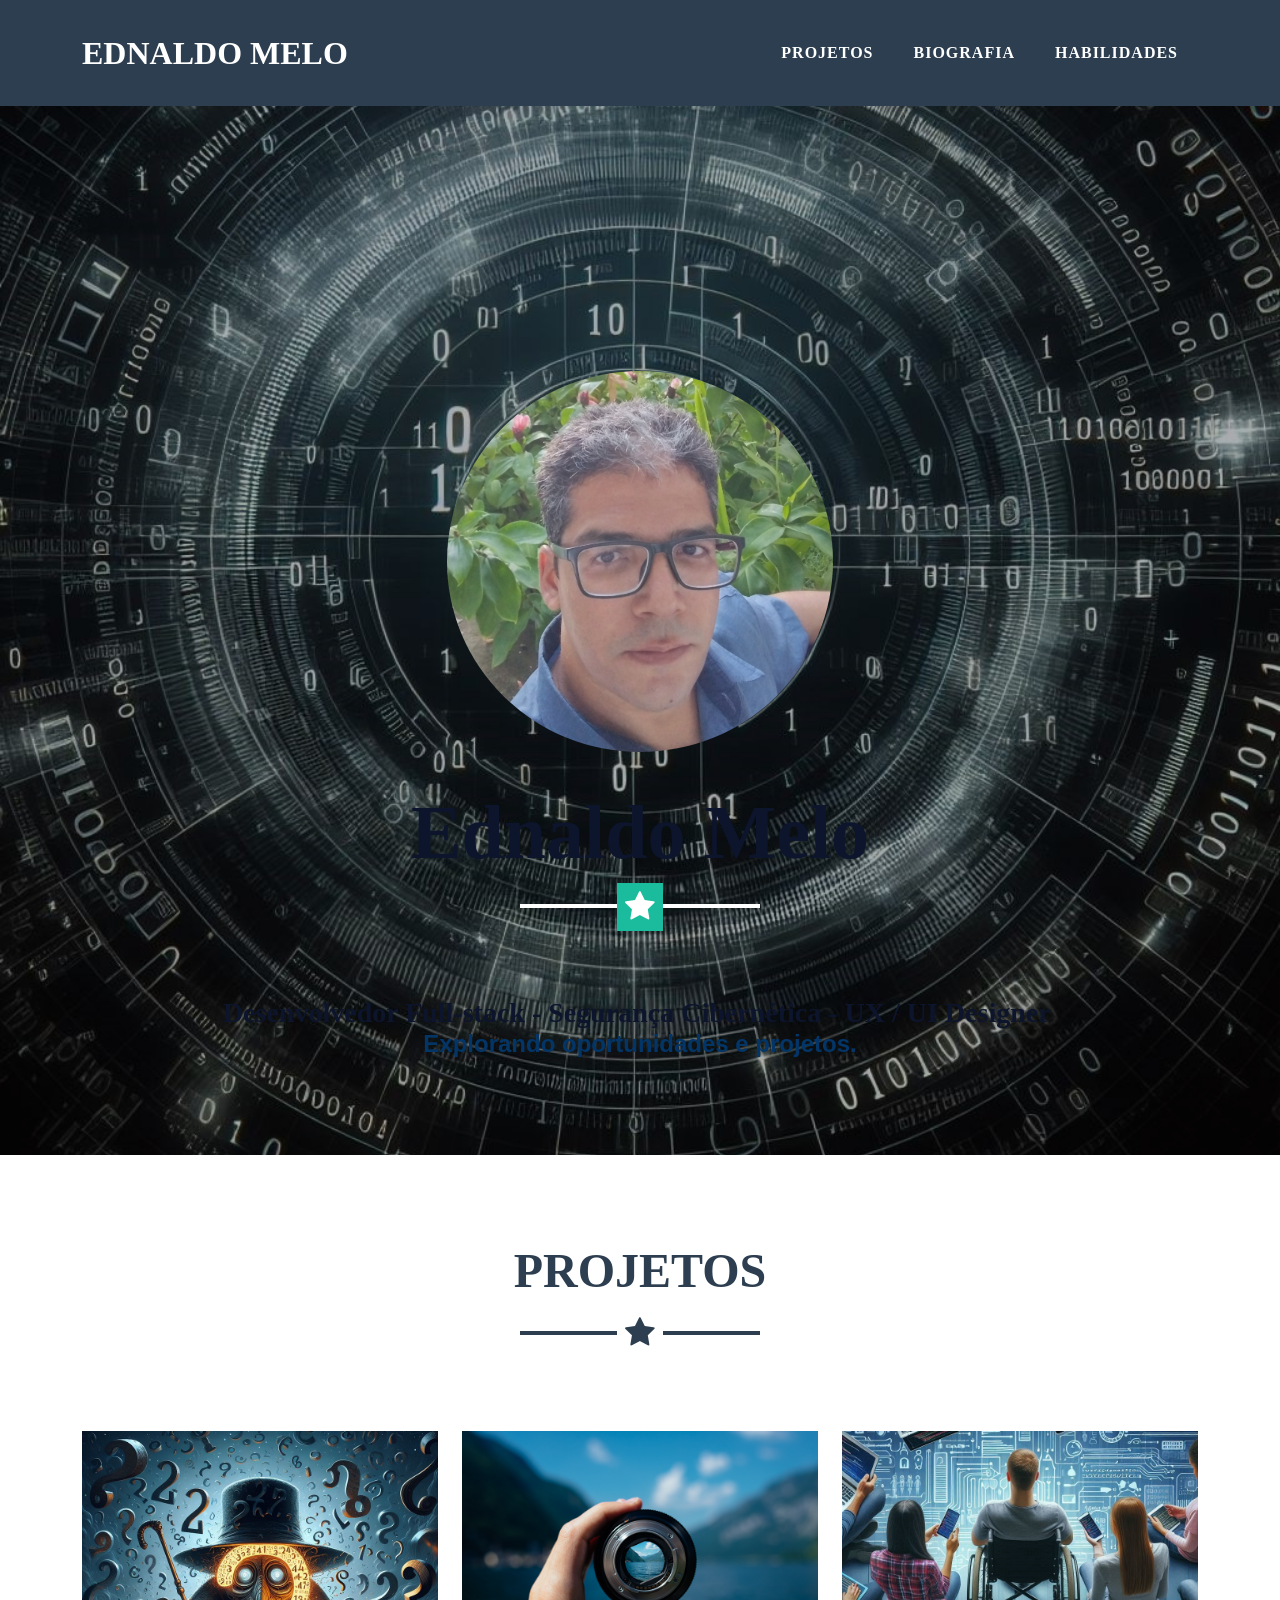
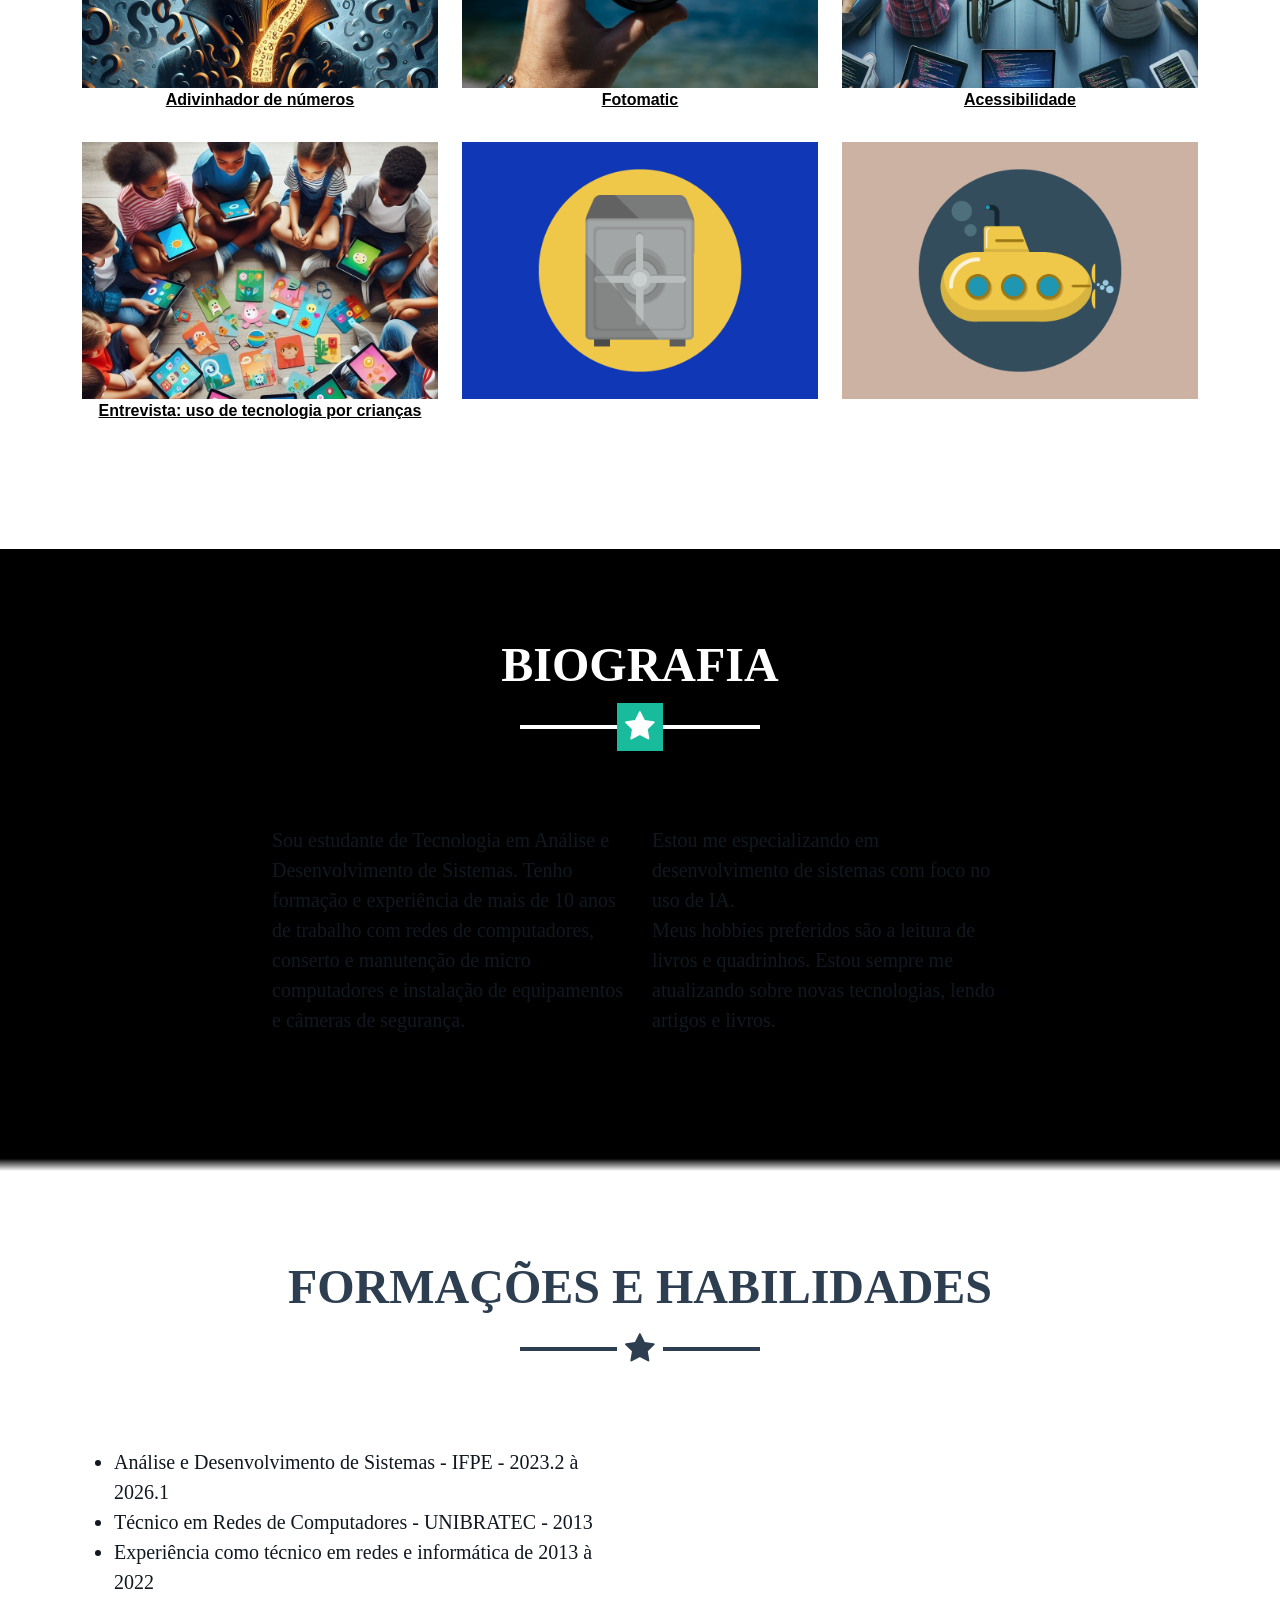
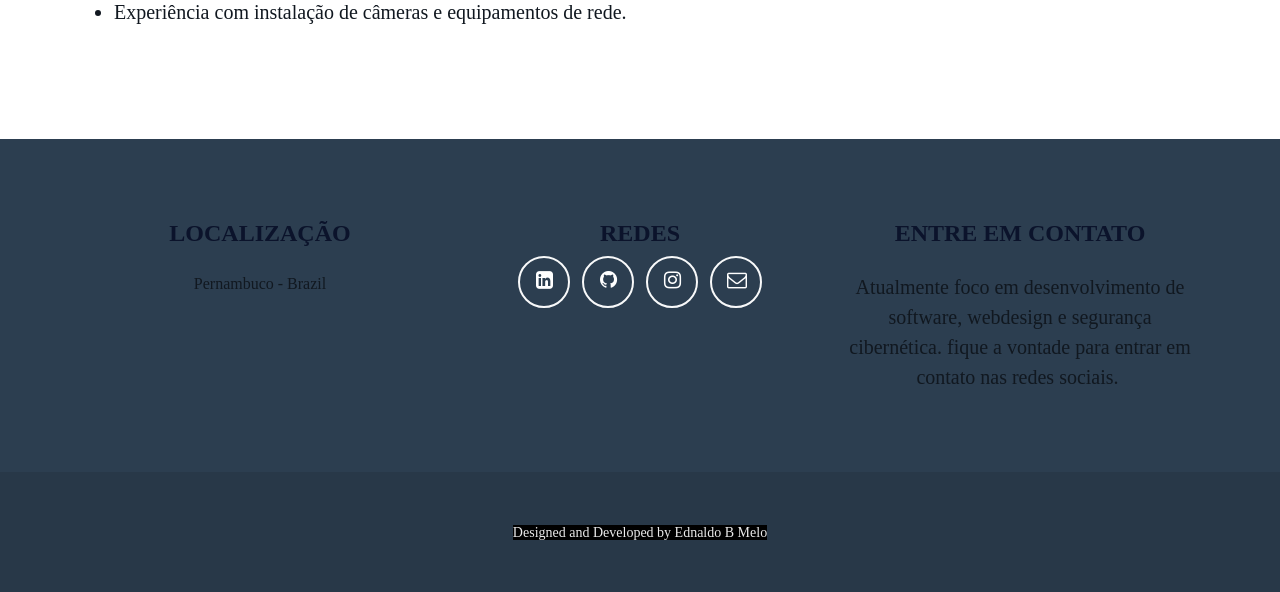
<file: index_old.html>
<!DOCTYPE html>
<html data-bs-theme="light" lang="en">

<head>
    <meta charset="utf-8">
    <meta name="viewport" content="width=device-width, initial-scale=1.0, shrink-to-fit=no">
    <title>Ednaldo Melo</title>
    <link rel="stylesheet" href="assets/bootstrap/css/bootstrap.min.css">
    <link rel="stylesheet" href="https://cdnjs.cloudflare.com/ajax/libs/font-awesome/4.7.0/css/font-awesome.min.css">
    <link rel="stylesheet" href="assets/css/styles.min.css">
</head>

<body id="page-top" data-bs-spy="scroll" data-bs-target="#mainNav" data-bs-offset="72">
    <nav class="navbar navbar-expand-lg fixed-top bg-secondary text-uppercase navbar-light" id="mainNav">
        <div class="container"><a class="navbar-brand" href="#page-top">EDNALDO MELO</a><button data-bs-toggle="collapse" data-bs-target="#navbarResponsive" class="navbar-toggler text-white bg-primary navbar-toggler-right text-uppercase rounded" aria-controls="navbarResponsive" aria-expanded="false" aria-label="Toggle navigation"><i class="fa fa-bars"></i></button>
            <div class="collapse navbar-collapse" id="navbarResponsive">
                <ul class="navbar-nav ms-auto">
                    <li class="nav-item mx-0 mx-lg-1"><a class="nav-link py-3 px-0 px-lg-3 rounded" href="#portfolio">projetos</a></li>
                    <li class="nav-item mx-0 mx-lg-1"><a class="nav-link py-3 px-0 px-lg-3 rounded" href="#about">biografia</a></li>
                    <li class="nav-item mx-0 mx-lg-1"><a class="nav-link py-3 px-0 px-lg-3 rounded" href="#contact">habilidades</a></li>
                </ul>
            </div>
        </div>
    </nav>
    <header class="text-center text-white bg-primary masthead" style="opacity: 0.99;background: url(&quot;assets/img/Fundo_3.jpeg&quot;) center / cover no-repeat, rgb(0,178,255);transform: perspective(0px);">
        <div class="container" style="opacity: 1;"><img class="rounded-circle img-fluid d-block mx-auto mb-5 pe-0" src="assets/img/perfil2.jpg" style="width: 386px;padding: 0px;padding-right: 0px;margin: 169px;" width="309" height="305">
            <h1>Ednaldo Melo</h1>
            <hr class="star-light">
            <h2 class="font-weight-light mb-0">Desenvolvedor Full-stack - Segurança Cibernética - UX / UI Designer&nbsp;</h2>
            <h4 class="text-primary text-opacity-25 font-weight-light mb-0" style="font-family: Montserrat, sans-serif;backdrop-filter: opacity(1);-webkit-backdrop-filter: opacity(1);--bs-body-font-size: 2rem;--bs-body-font-weight: normal;">Explorando oportunidades e projetos.</h4>
        </div>
    </header>
    <section id="portfolio" class="portfolio">
        <div class="container">
            <h2 class="text-uppercase text-center text-secondary">projetos</h2>
            <hr class="star-dark mb-5">
            <div class="row">
                <div class="col-md-6 col-lg-4"><a class="d-block mx-auto portfolio-item" href="#portfolio-modal-1" data-bs-toggle="modal">
                        <div class="d-flex portfolio-item-caption position-absolute h-100 w-100" title="Adivinhador de numeros">
                            <div class="text-center text-white my-auto portfolio-item-caption-content w-100"><i class="fa fa-search-plus fa-3x"></i></div>
                        </div><img class="img-fluid" src="assets/img/adivinhador.png">
                        <p style="color: var(--bs-emphasis-color);text-align: center;font-family: Lato, sans-serif;font-weight: bold;text-decoration:  underline;">Adivinhador de números</p>
                    </a></div>
                <div class="col-md-6 col-lg-4"><a class="d-block mx-auto portfolio-item" href="#portfolio-modal-2" data-bs-toggle="modal">
                        <div class="d-flex portfolio-item-caption position-absolute h-100 w-100">
                            <div class="text-center text-white my-auto portfolio-item-caption-content w-100"><i class="fa fa-search-plus fa-3x"></i></div>
                        </div><img class="img-fluid" src="assets/img/fotomatic.png">
                        <p style="color: var(--bs-emphasis-color);text-align: center;font-family: Lato, sans-serif;font-weight: bold;text-decoration:  underline;">Fotomatic</p>
                    </a></div>
                <div class="col-md-6 col-lg-4"><a class="d-block mx-auto portfolio-item" href="#portfolio-modal-3" data-bs-toggle="modal">
                        <div class="d-flex portfolio-item-caption position-absolute h-100 w-100">
                            <div class="text-center text-white my-auto portfolio-item-caption-content w-100"><i class="fa fa-search-plus fa-3x"></i></div>
                        </div><img class="img-fluid" src="assets/img/acessibilidade.jpeg">
                        <p style="color: var(--bs-emphasis-color);text-align: center;font-family: Lato, sans-serif;font-weight: bold;text-decoration:  underline;">Acessibilidade</p>
                    </a></div>
                <div class="col-md-6 col-lg-4"><a class="d-block mx-auto portfolio-item" href="#portfolio-modal-4" data-bs-toggle="modal">
                        <div class="d-flex portfolio-item-caption position-absolute h-100 w-100">
                            <div class="text-center text-white my-auto portfolio-item-caption-content w-100"><i class="fa fa-search-plus fa-3x"></i></div>
                        </div><img class="img-fluid" src="assets/img/entrevista.jpeg">
                        <p style="color: var(--bs-emphasis-color);text-align: center;font-family: Lato, sans-serif;font-weight: bold;text-decoration:  underline;">Entrevista: uso de tecnologia por crianças</p>
                    </a></div>
                <div class="col-md-6 col-lg-4"><a class="d-block mx-auto portfolio-item" href="#portfolio-modal-5" data-bs-toggle="modal">
                        <div class="d-flex portfolio-item-caption position-absolute h-100 w-100">
                            <div class="text-center text-white my-auto portfolio-item-caption-content w-100"><i class="fa fa-search-plus fa-3x"></i></div>
                        </div><img class="img-fluid" src="assets/img/portfolio/safe.png">
                    </a></div>
                <div class="col-md-6 col-lg-4"><a class="d-block mx-auto portfolio-item" href="#portfolio-modal-6" data-bs-toggle="modal">
                        <div class="d-flex portfolio-item-caption position-absolute h-100 w-100">
                            <div class="text-center text-white my-auto portfolio-item-caption-content w-100"><i class="fa fa-search-plus fa-3x"></i></div>
                        </div><img class="img-fluid" src="assets/img/portfolio/submarine.png">
                    </a></div>
            </div>
        </div>
    </section>
    <section class="text-white bg-primary mb-0" id="about" style="background: linear-gradient(black 98%, white 100%), var(--bs-blue);">
        <div class="container">
            <h2 class="text-uppercase text-center text-white">biografia</h2>
            <hr class="star-light mb-5">
            <div class="row">
                <div class="col-lg-4 ms-auto">
                    <p class="lead">Sou estudante de Tecnologia em Análise e Desenvolvimento de Sistemas. Tenho formação e experiência de mais de 10 anos de trabalho com redes de computadores, conserto e manutenção de micro computadores e instalação de equipamentos e câmeras de segurança.</p>
                </div>
                <div class="col-lg-4 me-auto">
                    <p class="lead">Estou me especializando em desenvolvimento de sistemas com foco no uso de IA.<br>Meus hobbies preferidos são a leitura de livros e quadrinhos. Estou sempre me atualizando sobre novas tecnologias, lendo artigos e livros.&nbsp;</p>
                </div>
            </div>
            <div class="text-center mt-4"></div>
        </div>
    </section>
    <section id="contact">
        <div class="container" style="padding-bottom: 0px;padding-top: 0px;">
            <h2 class="text-uppercase text-center text-secondary mb-0">formações e habilidades</h2>
            <hr class="star-dark mb-5">
            <div class="row">
                <div class="col-xl-6">
                    <ul style="font-size: 20px;">
                        <li>Análise e Desenvolvimento de Sistemas - IFPE - 2023.2 à 2026.1</li>
                        <li>Técnico em Redes de Computadores - UNIBRATEC - 2013</li>
                        <li>Experiência como técnico em redes e informática de 2013 à 2022</li>
                        <li>Experiência com instalação de câmeras e equipamentos de rede.</li>
                    </ul>
                </div>
                <div class="col"></div>
                <div class="col"><div data-iframe-width="150" data-iframe-height="270" data-share-badge-id="3449c6de-ec80-45f7-8721-bbdbabfeb0f2" data-share-badge-host="https://www.credly.com"></div><script type="text/javascript" async src="//cdn.credly.com/assets/utilities/embed.js"></script></div>
                <div class="col"></div>
            </div>
        </div>
    </section>
    <footer class="text-center footer">
        <div class="container">
            <div class="row">
                <div class="col-md-4 mb-5 mb-lg-0">
                    <h4 class="text-uppercase mb-4">localização</h4>
                    <p>Pernambuco - Brazil</p>
                </div>
                <div class="col-md-4 mb-5 mb-lg-0">
                    <h4 class="text-uppercase">redes</h4>
                    <ul class="list-inline">
                        <li class="list-inline-item"><a class="btn btn-outline-light text-center btn-social rounded-circle" role="button" href="https://www.linkedin.com/in/ednaldomelo/" target="_blank"><i class="fa fa-linkedin-square fa-fw"></i></a></li>
                        <li class="list-inline-item"><a class="btn btn-outline-light text-center btn-social rounded-circle" role="button" href="https://github.com/edmelo" target="_blank"><i class="fa fa-github fa-fw"></i></a></li>
                        <li class="list-inline-item"><a class="btn btn-outline-light text-center btn-social rounded-circle" role="button" href="https://www.instagram.com/ednaldobmelo/?hl=pt-br" target="_blank"><i class="fa fa-instagram fa-fw"></i></a></li>
                        <li class="list-inline-item"><a class="btn btn-outline-light text-center btn-social rounded-circle" role="button" href="mailto:ednaldo_melo@hotmail.com" target="_blank"><i class="fa fa-envelope-o fa-fw"></i></a></li>
                    </ul>
                </div>
                <div class="col-md-4">
                    <h4 class="text-uppercase mb-4">Entre em contato</h4>
                    <p class="lead mb-0"><span class="text-start">Atualmente foco em desenvolvimento de software, webdesign e segurança cibernética. fique a vontade para entrar em contato nas redes sociais.&nbsp;</span></p>
                </div>
            </div>
        </div>
    </footer>
    <div class="text-center text-white copyright py-4">
        <div class="container"><small><br><span style="color: rgba(255, 255, 255, 0.92); background-color: rgb(0, 0, 0);">Designed and Developed by Ednaldo B Melo</span><br><br></small></div>
    </div>
    <div class="d-lg-none scroll-to-top position-fixed rounded"><a class="text-center d-block rounded text-white" href="#page-top"><i class="fa fa-chevron-up"></i></a></div>
    <div class="modal text-center" role="dialog" tabindex="-1" id="portfolio-modal-1">
        <div class="modal-dialog modal-lg" role="document">
            <div class="modal-content">
                <div class="modal-header"><button class="btn-close" type="button" aria-label="Close" data-bs-dismiss="modal"></button></div>
                <div class="modal-body">
                    <div class="container text-center">
                        <div class="row">
                            <div class="col-lg-8 mx-auto">
                                <h2 class="text-uppercase text-secondary mb-0">Adivinhador de Números</h2>
                                <hr class="star-dark mb-5"><img class="img-fluid mb-5" src="assets/img/adivinhador.png">
                                <p class="mb-5"><span style="color: rgb(31, 35, 40);">Neste projeto escrevi quatro funções JavaScript em script.js e alguns códigos adicionais no arquivo game.js que chamarão as funções com base nas interações do usuário. Incorporei todas as funções JavaScript em um site HTML/CSS</span></p>
                            </div>
                        </div>
                    </div>
                </div>
                <div class="modal-footer pb-5"><a class="btn btn-primary btn-lg mx-auto rounded-pill portfolio-modal-dismiss" role="button" data-bs-dismiss="modal"><i class="fa fa-close"></i>&nbsp;Fechar</a><a class="btn btn-primary btn-lg active mx-auto rounded-pill portfolio-modal-dismiss" role="button" href="https://edmelo.github.io/adivinhador-de-numeros/" target="_blank">Link do projeto</a></div>
            </div>
        </div>
    </div>
    <div class="modal text-center" role="dialog" tabindex="-1" id="portfolio-modal-2">
        <div class="modal-dialog modal-lg" role="document">
            <div class="modal-content">
                <div class="modal-header"><button class="btn-close" type="button" aria-label="Close" data-bs-dismiss="modal"></button></div>
                <div class="modal-body">
                    <div class="container text-center">
                        <div class="row">
                            <div class="col-lg-8 mx-auto">
                                <h2 class="text-uppercase text-secondary mb-0">Fotomatic</h2>
                                <hr class="star-dark mb-5"><img class="img-fluid mb-5" src="assets/img/fotomatic.png">
                                <p class="mb-5">Site comercial de uma agencia fotográfica que produzi no treinamento da Codecademy.</p>
                            </div>
                        </div>
                    </div>
                </div>
                <div class="modal-footer pb-5"><a class="btn btn-primary btn-lg mx-auto rounded-pill portfolio-modal-dismiss" role="button" data-bs-dismiss="modal">Fechar</a><a class="btn btn-primary btn-lg active mx-auto rounded-pill portfolio-modal-dismiss" role="button" href="https://edmelo.github.io/fotomatic_broken-/" target="_blank">Link do projeto</a></div>
            </div>
        </div>
    </div>
    <div class="modal text-center" role="dialog" tabindex="-1" id="portfolio-modal-3">
        <div class="modal-dialog modal-lg" role="document">
            <div class="modal-content">
                <div class="modal-header"><button class="btn-close" type="button" aria-label="Close" data-bs-dismiss="modal"></button></div>
                <div class="modal-body">
                    <div class="container text-center">
                        <div class="row">
                            <div class="col-lg-8 mx-auto">
                                <h2 class="text-uppercase text-secondary mb-0">Programando com acessibilidade</h2>
                                <hr class="star-dark mb-5"><img class="img-fluid mb-5" src="assets/img/acessibilidade.jpeg">
                                <p class="mb-5"><span style="color: rgb(31, 35, 40);">Este é um site que fiz durante meus estudos do curso Codecademy para usar e treinar os recursos HTML para acessibilidade de pessoas com deficiencia, principalmente o recurso de leitores de tela dos navegadores. O Site exibe uma breve história da programação e os principais programadores por época.&nbsp;</span><br><span style="color: rgb(31, 35, 40);">As alterações que fiz no código não alteram a aparência da página web. No entanto, elas melhoraram muito a experiência para qualquer pessoa que possa acessar a página usando um leitor de tela.</span><br>Link do projeto no github:&nbsp; https://github.com/edmelo/programando_com_acessibilidade.git<br><br>Abaixo o link do site.</p>
                            </div>
                        </div>
                    </div>
                </div>
                <div class="modal-footer pb-5"><a class="btn btn-primary btn-lg mx-auto rounded-pill portfolio-modal-dismiss" role="button" data-bs-dismiss="modal"><strong>Fechar</strong></a><a class="btn btn-primary btn-lg active mx-auto rounded-pill portfolio-modal-dismiss" role="button" href="https://edmelo.github.io/programando_com_acessibilidade/" target="_blank">Link do projeto</a></div>
            </div>
        </div>
    </div>
    <div class="modal text-center" role="dialog" tabindex="-1" id="portfolio-modal-4">
        <div class="modal-dialog modal-lg" role="document">
            <div class="modal-content">
                <div class="modal-header"><button class="btn-close" type="button" aria-label="Close" data-bs-dismiss="modal"></button></div>
                <div class="modal-body">
                    <div class="container text-center">
                        <div class="row">
                            <div class="col-lg-8 mx-auto">
                                <h2 class="text-uppercase text-secondary mb-0">entrevista</h2>
                                <hr class="star-dark mb-5"><img class="img-fluid mb-5" src="assets/img/entrevista.jpeg">
                                <p class="mb-5">Neste projeto fui até o colégio onde trabalhei por 10 anos como técnico em informática para ser entrevistados por alunos do 4º ano em um trabalho jornalístico. As perguntas eram sobre o uso de tecnologias como celular, computadores e tablets&nbsp; no ambiente escolar.&nbsp; Para responder, usei minha experiência com o trabalho na escola e um livro que li do autor Jonathan Haidt com título: A geração Ansiosa.<br><br></p>
                            </div>
                        </div>
                    </div>
                </div>
                <div class="modal-footer pb-5"><a class="btn btn-primary btn-lg mx-auto rounded-pill portfolio-modal-dismiss" role="button" data-bs-dismiss="modal"><i class="fa fa-close"></i>&nbsp;Close Project</a><a class="btn btn-primary btn-lg active mx-auto rounded-pill portfolio-modal-dismiss" role="button" href="https://www.youtube.com/watch?v=6Dqz0R4OVC4&amp;ab_channel=EdnaldoMelo" target="_blank">Link do projeto</a></div>
            </div>
        </div>
    </div>
    <div class="modal text-center" role="dialog" tabindex="-1" id="portfolio-modal-5">
        <div class="modal-dialog modal-lg" role="document">
            <div class="modal-content">
                <div class="modal-header"><button class="btn-close" type="button" aria-label="Close" data-bs-dismiss="modal"></button></div>
                <div class="modal-body">
                    <div class="container text-center">
                        <div class="row">
                            <div class="col-lg-8 mx-auto">
                                <h2 class="text-uppercase text-secondary mb-0">Project Name</h2>
                                <hr class="star-dark mb-5"><img class="img-fluid mb-5" src="assets/img/portfolio/safe.png">
                                <p class="mb-5">Lorem ipsum dolor sit amet, consectetur adipisicing elit. Mollitia neque assumenda ipsam nihil, molestias magnam, recusandae quos quis inventore quisquam velit asperiores, vitae? Reprehenderit soluta, eos quod consequuntur itaque. Nam.</p>
                            </div>
                        </div>
                    </div>
                </div>
                <div class="modal-footer pb-5"><a class="btn btn-primary btn-lg mx-auto rounded-pill portfolio-modal-dismiss" role="button" data-bs-dismiss="modal"><i class="fa fa-close"></i>&nbsp;Close Project</a></div>
            </div>
        </div>
    </div>
    <div class="modal text-center" role="dialog" tabindex="-1" id="portfolio-modal-6">
        <div class="modal-dialog modal-lg" role="document">
            <div class="modal-content">
                <div class="modal-header"><button class="btn-close" type="button" aria-label="Close" data-bs-dismiss="modal"></button></div>
                <div class="modal-body">
                    <div class="container text-center">
                        <div class="row">
                            <div class="col-lg-8 mx-auto">
                                <h2 class="text-uppercase text-secondary mb-0">Project Name</h2>
                                <hr class="star-dark mb-5"><img class="img-fluid mb-5" src="assets/img/portfolio/submarine.png">
                                <p class="mb-5">Lorem ipsum dolor sit amet, consectetur adipisicing elit. Mollitia neque assumenda ipsam nihil, molestias magnam, recusandae quos quis inventore quisquam velit asperiores, vitae? Reprehenderit soluta, eos quod consequuntur itaque. Nam.</p>
                            </div>
                        </div>
                    </div>
                </div>
                <div class="modal-footer pb-5"><a class="btn btn-primary btn-lg mx-auto rounded-pill portfolio-modal-dismiss" role="button" data-bs-dismiss="modal"><i class="fa fa-close"></i>&nbsp;Close Project</a></div>
            </div>
        </div>
    </div>
    <script src="https://cdn.jsdelivr.net/npm/bootstrap@5.3.3/dist/js/bootstrap.bundle.min.js"></script>
    <script src="assets/js/script.min.js"></script>
</body>

</html>
</file>
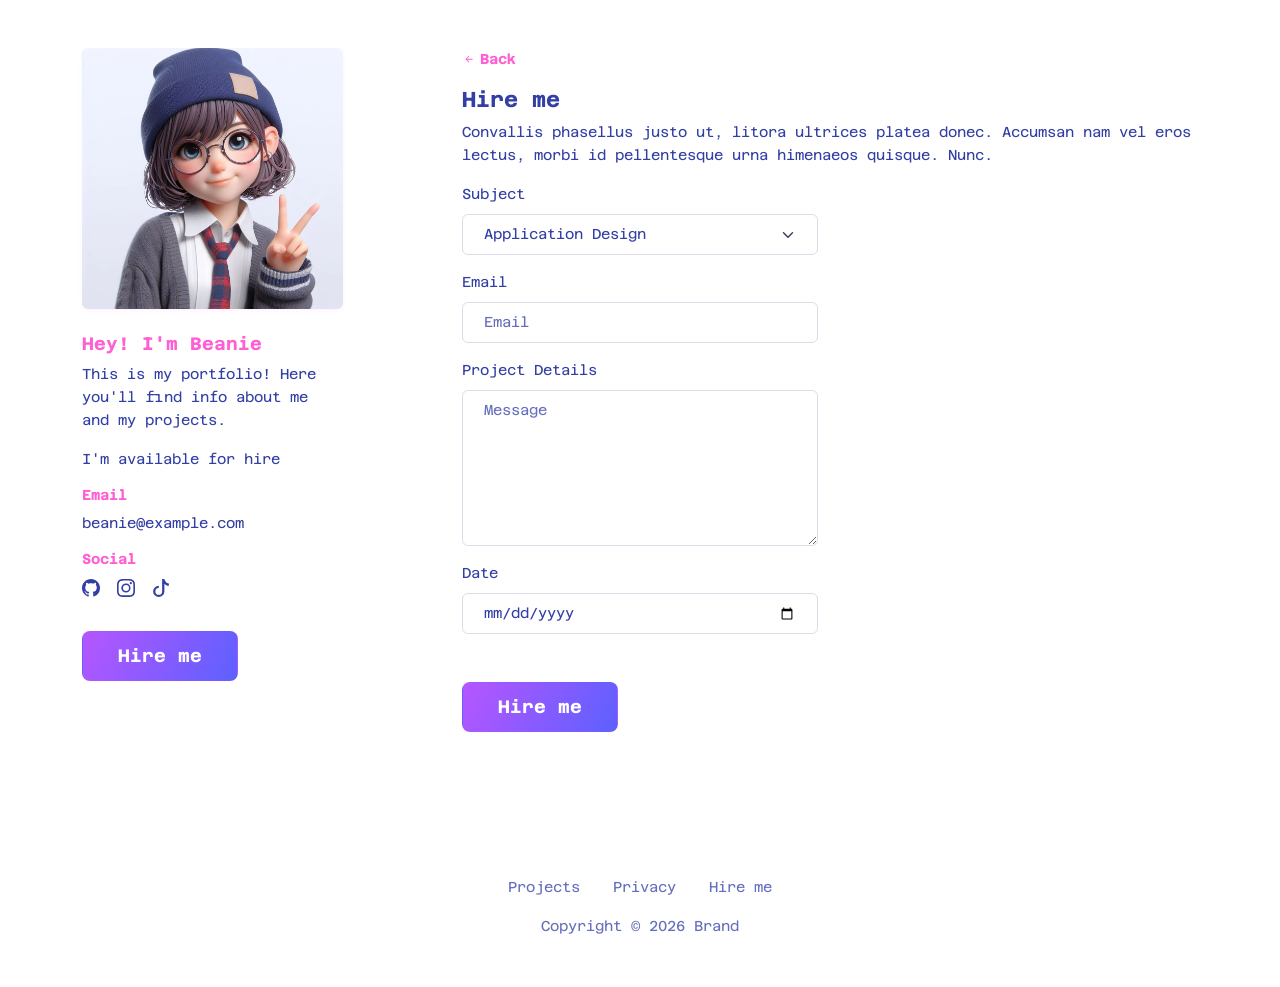
<file: portfolio_2026/hire-me.html>
<!DOCTYPE html>
<html data-bs-theme="light" lang="en">

<head>
    <meta charset="utf-8">
    <meta name="viewport" content="width=device-width, initial-scale=1.0, shrink-to-fit=no">
    <title>Hire me - Brand</title>
    <link rel="stylesheet" href="assets/bootstrap/css/bootstrap.min.css">
    <link rel="stylesheet" href="assets/css/styles.min.css">
</head>

<body>
    <section class="my-5">
        <div class="container">
            <div class="row">
                <div class="col-lg-3">
                    <div class="row row-cols-1 row-cols-sm-2 row-cols-lg-1 mb-5 mb-md-3">
                        <div class="col-sm-4"><img class="img-fluid border rounded border-0 shadow-sm mb-4" alt="Profile Image" src="assets/img/profile.webp"></div>
                        <div class="col-sm-8 order-sm-first order-lg-last">
                            <h3 class="fs-5 fw-bold text-primary">Hey! I'm Beanie</h3>
                            <p>This is my portfolio! Here you'll find info about me and my projects.</p>
                            <p>I'm available for hire</p>
                            <h3 class="fs-6 fw-bold text-primary">Email</h3>
                            <p>beanie@example.com</p>
                            <h3 class="fs-6 fw-bold text-primary">Social</h3>
                            <ul class="list-inline">
                                <li class="list-inline-item"><a class="text-reset" href="#"><svg class="bi bi-github fs-5" xmlns="http://www.w3.org/2000/svg" width="1em" height="1em" fill="currentColor" viewBox="0 0 16 16">
                                            <path d="M8 0C3.58 0 0 3.58 0 8c0 3.54 2.29 6.53 5.47 7.59.4.07.55-.17.55-.38 0-.19-.01-.82-.01-1.49-2.01.37-2.53-.49-2.69-.94-.09-.23-.48-.94-.82-1.13-.28-.15-.68-.52-.01-.53.63-.01 1.08.58 1.23.82.72 1.21 1.87.87 2.33.66.07-.52.28-.87.51-1.07-1.78-.2-3.64-.89-3.64-3.95 0-.87.31-1.59.82-2.15-.08-.2-.36-1.02.08-2.12 0 0 .67-.21 2.2.82.64-.18 1.32-.27 2-.27s1.36.09 2 .27c1.53-1.04 2.2-.82 2.2-.82.44 1.1.16 1.92.08 2.12.51.56.82 1.27.82 2.15 0 3.07-1.87 3.75-3.65 3.95.29.25.54.73.54 1.48 0 1.07-.01 1.93-.01 2.2 0 .21.15.46.55.38A8.01 8.01 0 0 0 16 8c0-4.42-3.58-8-8-8"></path>
                                        </svg></a></li>
                                <li class="list-inline-item"><a class="text-reset" href="#"><svg class="bi bi-instagram fs-5" xmlns="http://www.w3.org/2000/svg" width="1em" height="1em" fill="currentColor" viewBox="0 0 16 16">
                                            <path d="M8 0C5.829 0 5.556.01 4.703.048 3.85.088 3.269.222 2.76.42a3.9 3.9 0 0 0-1.417.923A3.9 3.9 0 0 0 .42 2.76C.222 3.268.087 3.85.048 4.7.01 5.555 0 5.827 0 8.001c0 2.172.01 2.444.048 3.297.04.852.174 1.433.372 1.942.205.526.478.972.923 1.417.444.445.89.719 1.416.923.51.198 1.09.333 1.942.372C5.555 15.99 5.827 16 8 16s2.444-.01 3.298-.048c.851-.04 1.434-.174 1.943-.372a3.9 3.9 0 0 0 1.416-.923c.445-.445.718-.891.923-1.417.197-.509.332-1.09.372-1.942C15.99 10.445 16 10.173 16 8s-.01-2.445-.048-3.299c-.04-.851-.175-1.433-.372-1.941a3.9 3.9 0 0 0-.923-1.417A3.9 3.9 0 0 0 13.24.42c-.51-.198-1.092-.333-1.943-.372C10.443.01 10.172 0 7.998 0zm-.717 1.442h.718c2.136 0 2.389.007 3.232.046.78.035 1.204.166 1.486.275.373.145.64.319.92.599s.453.546.598.92c.11.281.24.705.275 1.485.039.843.047 1.096.047 3.231s-.008 2.389-.047 3.232c-.035.78-.166 1.203-.275 1.485a2.5 2.5 0 0 1-.599.919c-.28.28-.546.453-.92.598-.28.11-.704.24-1.485.276-.843.038-1.096.047-3.232.047s-2.39-.009-3.233-.047c-.78-.036-1.203-.166-1.485-.276a2.5 2.5 0 0 1-.92-.598 2.5 2.5 0 0 1-.6-.92c-.109-.281-.24-.705-.275-1.485-.038-.843-.046-1.096-.046-3.233s.008-2.388.046-3.231c.036-.78.166-1.204.276-1.486.145-.373.319-.64.599-.92s.546-.453.92-.598c.282-.11.705-.24 1.485-.276.738-.034 1.024-.044 2.515-.045zm4.988 1.328a.96.96 0 1 0 0 1.92.96.96 0 0 0 0-1.92m-4.27 1.122a4.109 4.109 0 1 0 0 8.217 4.109 4.109 0 0 0 0-8.217m0 1.441a2.667 2.667 0 1 1 0 5.334 2.667 2.667 0 0 1 0-5.334"></path>
                                        </svg></a></li>
                                <li class="list-inline-item"><a class="text-reset" href="#"><svg class="bi bi-tiktok fs-5" xmlns="http://www.w3.org/2000/svg" width="1em" height="1em" fill="currentColor" viewBox="0 0 16 16">
                                            <path d="M9 0h1.98c.144.715.54 1.617 1.235 2.512C12.895 3.389 13.797 4 15 4v2c-1.753 0-3.07-.814-4-1.829V11a5 5 0 1 1-5-5v2a3 3 0 1 0 3 3z"></path>
                                        </svg></a></li>
                            </ul><a class="btn btn-lg mt-3 btn-primary-dragient" role="button" href="/hire-me.html">Hire me</a>
                        </div>
                    </div>
                </div>
                <div class="col-lg-8 offset-lg-1">
                    <div class="row mb-5">
                        <div class="col"><a class="fw-bold link-primary d-flex align-items-center mb-3 text-decoration-none" href="/"><svg class="bi bi-arrow-left-short me-1" xmlns="http://www.w3.org/2000/svg" width="1em" height="1em" fill="currentColor" viewBox="0 0 16 16">
                                    <path fill-rule="evenodd" d="M12 8a.5.5 0 0 1-.5.5H5.707l2.147 2.146a.5.5 0 0 1-.708.708l-3-3a.5.5 0 0 1 0-.708l3-3a.5.5 0 1 1 .708.708L5.707 7.5H11.5a.5.5 0 0 1 .5.5"></path>
                                </svg>Back</a>
                            <h1 class="fs-4 fw-bold">Hire me</h1>
                            <p>Convallis phasellus justo ut, litora ultrices platea donec. Accumsan nam vel eros lectus, morbi id pellentesque urna himenaeos quisque. Nunc.</p>
                            <div class="row d-flex">
                                <div class="col-md-8 col-lg-6">
                                    <form method="post">
                                        <div class="mb-3"><label class="form-label">Subject</label><select class="form-select" id="subject">
                                                <option value="12" selected="">Application Design</option>
                                                <option value="13">This is item 2</option>
                                                <option value="14">This is item 3</option>
                                            </select></div>
                                        <div class="mb-3"><label class="form-label">Email</label><input class="form-control" type="email" id="email" name="email" placeholder="Email"></div>
                                        <div class="mb-3"><label class="form-label">Project Details</label><textarea class="form-control" id="message" name="message" rows="6" placeholder="Message"></textarea></div>
                                        <div class="mb-5"><label class="form-label">Date</label><input class="form-control" id="date" type="date"></div>
                                        <div><button class="btn btn-lg btn-primary-dragient" type="submit">Hire me</button></div>
                                    </form>
                                </div>
                            </div>
                        </div>
                    </div>
                </div>
            </div>
        </div>
    </section>
    <footer class="text-center">
        <div class="container text-muted py-4 py-lg-5">
            <ul class="list-inline">
                <li class="list-inline-item me-4"><a href="/">Projects</a></li>
                <li class="list-inline-item me-4"><a href="/privacy.html">Privacy</a></li>
                <li class="list-inline-item"><a href="/hire-me.html">Hire me</a></li>
            </ul>
            <p class="mb-0">Copyright © 2026 Brand</p>
        </div>
    </footer>
    <script src="https://cdn.jsdelivr.net/npm/bootstrap@5.3.8/dist/js/bootstrap.bundle.min.js"></script>
    <script src="assets/js/script.min.js"></script>
</body>

</html>
</file>
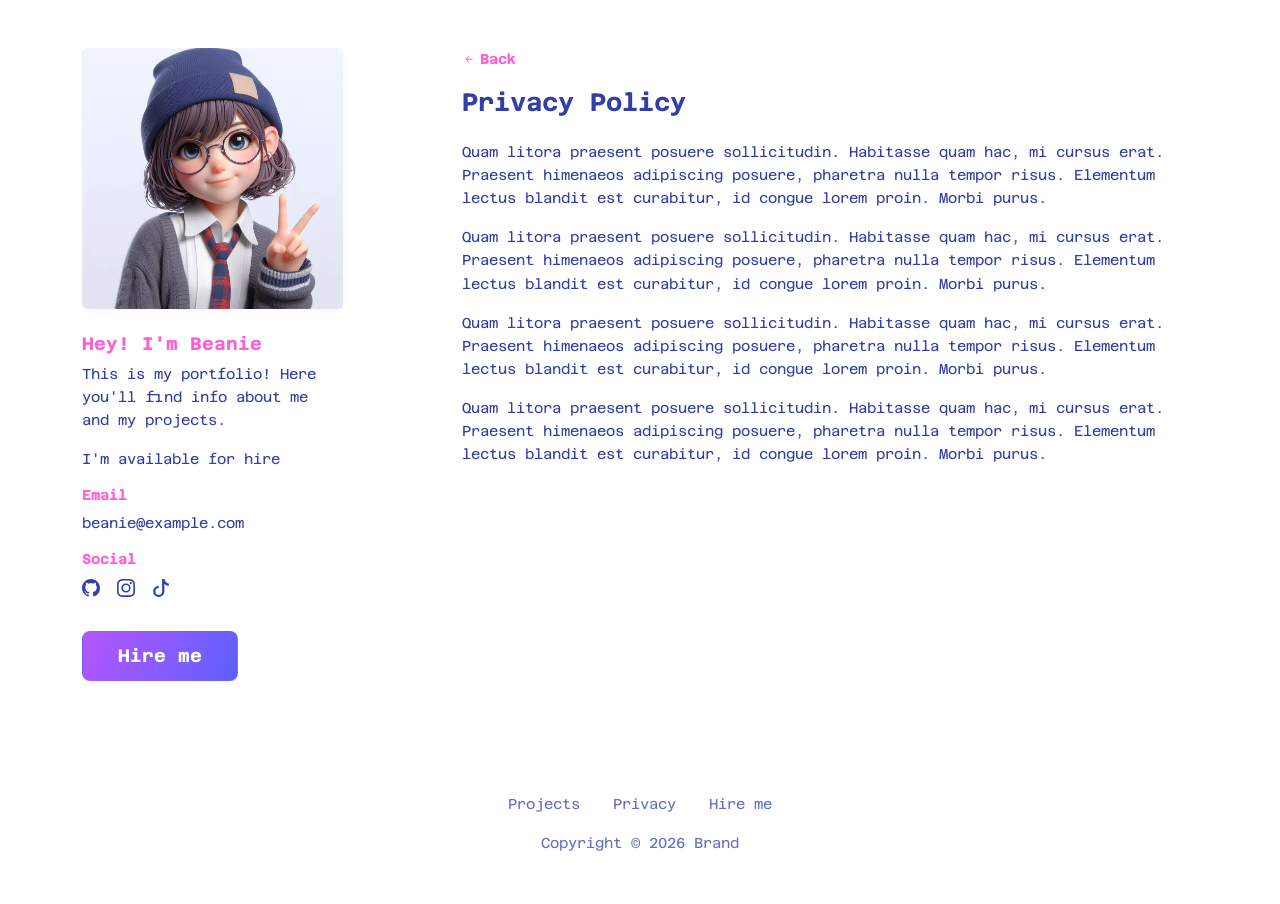
<file: portfolio_2026/privacy.html>
<!DOCTYPE html>
<html data-bs-theme="light" lang="en">

<head>
    <meta charset="utf-8">
    <meta name="viewport" content="width=device-width, initial-scale=1.0, shrink-to-fit=no">
    <title>Privacy Policy - Brand</title>
    <link rel="stylesheet" href="assets/bootstrap/css/bootstrap.min.css">
    <link rel="stylesheet" href="assets/css/styles.min.css">
</head>

<body>
    <section class="my-5">
        <div class="container">
            <div class="row">
                <div class="col-lg-3">
                    <div class="row row-cols-1 row-cols-sm-2 row-cols-lg-1 mb-5 mb-md-3">
                        <div class="col-sm-4"><img class="img-fluid border rounded border-0 shadow-sm mb-4" alt="Profile Image" src="assets/img/profile.webp"></div>
                        <div class="col-sm-8 order-sm-first order-lg-last">
                            <h3 class="fs-5 fw-bold text-primary">Hey! I'm Beanie</h3>
                            <p>This is my portfolio! Here you'll find info about me and my projects.</p>
                            <p>I'm available for hire</p>
                            <h3 class="fs-6 fw-bold text-primary">Email</h3>
                            <p>beanie@example.com</p>
                            <h3 class="fs-6 fw-bold text-primary">Social</h3>
                            <ul class="list-inline">
                                <li class="list-inline-item"><a class="text-reset" href="#"><svg class="bi bi-github fs-5" xmlns="http://www.w3.org/2000/svg" width="1em" height="1em" fill="currentColor" viewBox="0 0 16 16">
                                            <path d="M8 0C3.58 0 0 3.58 0 8c0 3.54 2.29 6.53 5.47 7.59.4.07.55-.17.55-.38 0-.19-.01-.82-.01-1.49-2.01.37-2.53-.49-2.69-.94-.09-.23-.48-.94-.82-1.13-.28-.15-.68-.52-.01-.53.63-.01 1.08.58 1.23.82.72 1.21 1.87.87 2.33.66.07-.52.28-.87.51-1.07-1.78-.2-3.64-.89-3.64-3.95 0-.87.31-1.59.82-2.15-.08-.2-.36-1.02.08-2.12 0 0 .67-.21 2.2.82.64-.18 1.32-.27 2-.27s1.36.09 2 .27c1.53-1.04 2.2-.82 2.2-.82.44 1.1.16 1.92.08 2.12.51.56.82 1.27.82 2.15 0 3.07-1.87 3.75-3.65 3.95.29.25.54.73.54 1.48 0 1.07-.01 1.93-.01 2.2 0 .21.15.46.55.38A8.01 8.01 0 0 0 16 8c0-4.42-3.58-8-8-8"></path>
                                        </svg></a></li>
                                <li class="list-inline-item"><a class="text-reset" href="#"><svg class="bi bi-instagram fs-5" xmlns="http://www.w3.org/2000/svg" width="1em" height="1em" fill="currentColor" viewBox="0 0 16 16">
                                            <path d="M8 0C5.829 0 5.556.01 4.703.048 3.85.088 3.269.222 2.76.42a3.9 3.9 0 0 0-1.417.923A3.9 3.9 0 0 0 .42 2.76C.222 3.268.087 3.85.048 4.7.01 5.555 0 5.827 0 8.001c0 2.172.01 2.444.048 3.297.04.852.174 1.433.372 1.942.205.526.478.972.923 1.417.444.445.89.719 1.416.923.51.198 1.09.333 1.942.372C5.555 15.99 5.827 16 8 16s2.444-.01 3.298-.048c.851-.04 1.434-.174 1.943-.372a3.9 3.9 0 0 0 1.416-.923c.445-.445.718-.891.923-1.417.197-.509.332-1.09.372-1.942C15.99 10.445 16 10.173 16 8s-.01-2.445-.048-3.299c-.04-.851-.175-1.433-.372-1.941a3.9 3.9 0 0 0-.923-1.417A3.9 3.9 0 0 0 13.24.42c-.51-.198-1.092-.333-1.943-.372C10.443.01 10.172 0 7.998 0zm-.717 1.442h.718c2.136 0 2.389.007 3.232.046.78.035 1.204.166 1.486.275.373.145.64.319.92.599s.453.546.598.92c.11.281.24.705.275 1.485.039.843.047 1.096.047 3.231s-.008 2.389-.047 3.232c-.035.78-.166 1.203-.275 1.485a2.5 2.5 0 0 1-.599.919c-.28.28-.546.453-.92.598-.28.11-.704.24-1.485.276-.843.038-1.096.047-3.232.047s-2.39-.009-3.233-.047c-.78-.036-1.203-.166-1.485-.276a2.5 2.5 0 0 1-.92-.598 2.5 2.5 0 0 1-.6-.92c-.109-.281-.24-.705-.275-1.485-.038-.843-.046-1.096-.046-3.233s.008-2.388.046-3.231c.036-.78.166-1.204.276-1.486.145-.373.319-.64.599-.92s.546-.453.92-.598c.282-.11.705-.24 1.485-.276.738-.034 1.024-.044 2.515-.045zm4.988 1.328a.96.96 0 1 0 0 1.92.96.96 0 0 0 0-1.92m-4.27 1.122a4.109 4.109 0 1 0 0 8.217 4.109 4.109 0 0 0 0-8.217m0 1.441a2.667 2.667 0 1 1 0 5.334 2.667 2.667 0 0 1 0-5.334"></path>
                                        </svg></a></li>
                                <li class="list-inline-item"><a class="text-reset" href="#"><svg class="bi bi-tiktok fs-5" xmlns="http://www.w3.org/2000/svg" width="1em" height="1em" fill="currentColor" viewBox="0 0 16 16">
                                            <path d="M9 0h1.98c.144.715.54 1.617 1.235 2.512C12.895 3.389 13.797 4 15 4v2c-1.753 0-3.07-.814-4-1.829V11a5 5 0 1 1-5-5v2a3 3 0 1 0 3 3z"></path>
                                        </svg></a></li>
                            </ul><a class="btn btn-lg mt-3 btn-primary-dragient" role="button" href="/hire-me.html">Hire me</a>
                        </div>
                    </div>
                </div>
                <div class="col-lg-8 offset-lg-1">
                    <div class="row mb-5">
                        <div class="col"><a class="fw-bold link-primary d-flex align-items-center mb-3 text-decoration-none" href="/"><svg class="bi bi-arrow-left-short me-1" xmlns="http://www.w3.org/2000/svg" width="1em" height="1em" fill="currentColor" viewBox="0 0 16 16">
                                    <path fill-rule="evenodd" d="M12 8a.5.5 0 0 1-.5.5H5.707l2.147 2.146a.5.5 0 0 1-.708.708l-3-3a.5.5 0 0 1 0-.708l3-3a.5.5 0 1 1 .708.708L5.707 7.5H11.5a.5.5 0 0 1 .5.5"></path>
                                </svg>Back</a>
                            <h1 class="fs-3 fw-bold mb-4">Privacy Policy</h1>
                            <p>Quam litora praesent posuere sollicitudin. Habitasse quam hac, mi cursus erat. Praesent himenaeos adipiscing posuere, pharetra nulla tempor risus. Elementum lectus blandit est curabitur, id congue lorem proin. Morbi purus.</p>
                            <p>Quam litora praesent posuere sollicitudin. Habitasse quam hac, mi cursus erat. Praesent himenaeos adipiscing posuere, pharetra nulla tempor risus. Elementum lectus blandit est curabitur, id congue lorem proin. Morbi purus.</p>
                            <p>Quam litora praesent posuere sollicitudin. Habitasse quam hac, mi cursus erat. Praesent himenaeos adipiscing posuere, pharetra nulla tempor risus. Elementum lectus blandit est curabitur, id congue lorem proin. Morbi purus.</p>
                            <p>Quam litora praesent posuere sollicitudin. Habitasse quam hac, mi cursus erat. Praesent himenaeos adipiscing posuere, pharetra nulla tempor risus. Elementum lectus blandit est curabitur, id congue lorem proin. Morbi purus.</p>
                        </div>
                    </div>
                </div>
            </div>
        </div>
    </section>
    <footer class="text-center">
        <div class="container text-muted py-4 py-lg-5">
            <ul class="list-inline">
                <li class="list-inline-item me-4"><a href="/">Projects</a></li>
                <li class="list-inline-item me-4"><a href="/privacy.html">Privacy</a></li>
                <li class="list-inline-item"><a href="/hire-me.html">Hire me</a></li>
            </ul>
            <p class="mb-0">Copyright © 2026 Brand</p>
        </div>
    </footer>
    <script src="https://cdn.jsdelivr.net/npm/bootstrap@5.3.8/dist/js/bootstrap.bundle.min.js"></script>
    <script src="assets/js/script.min.js"></script>
</body>

</html>
</file>
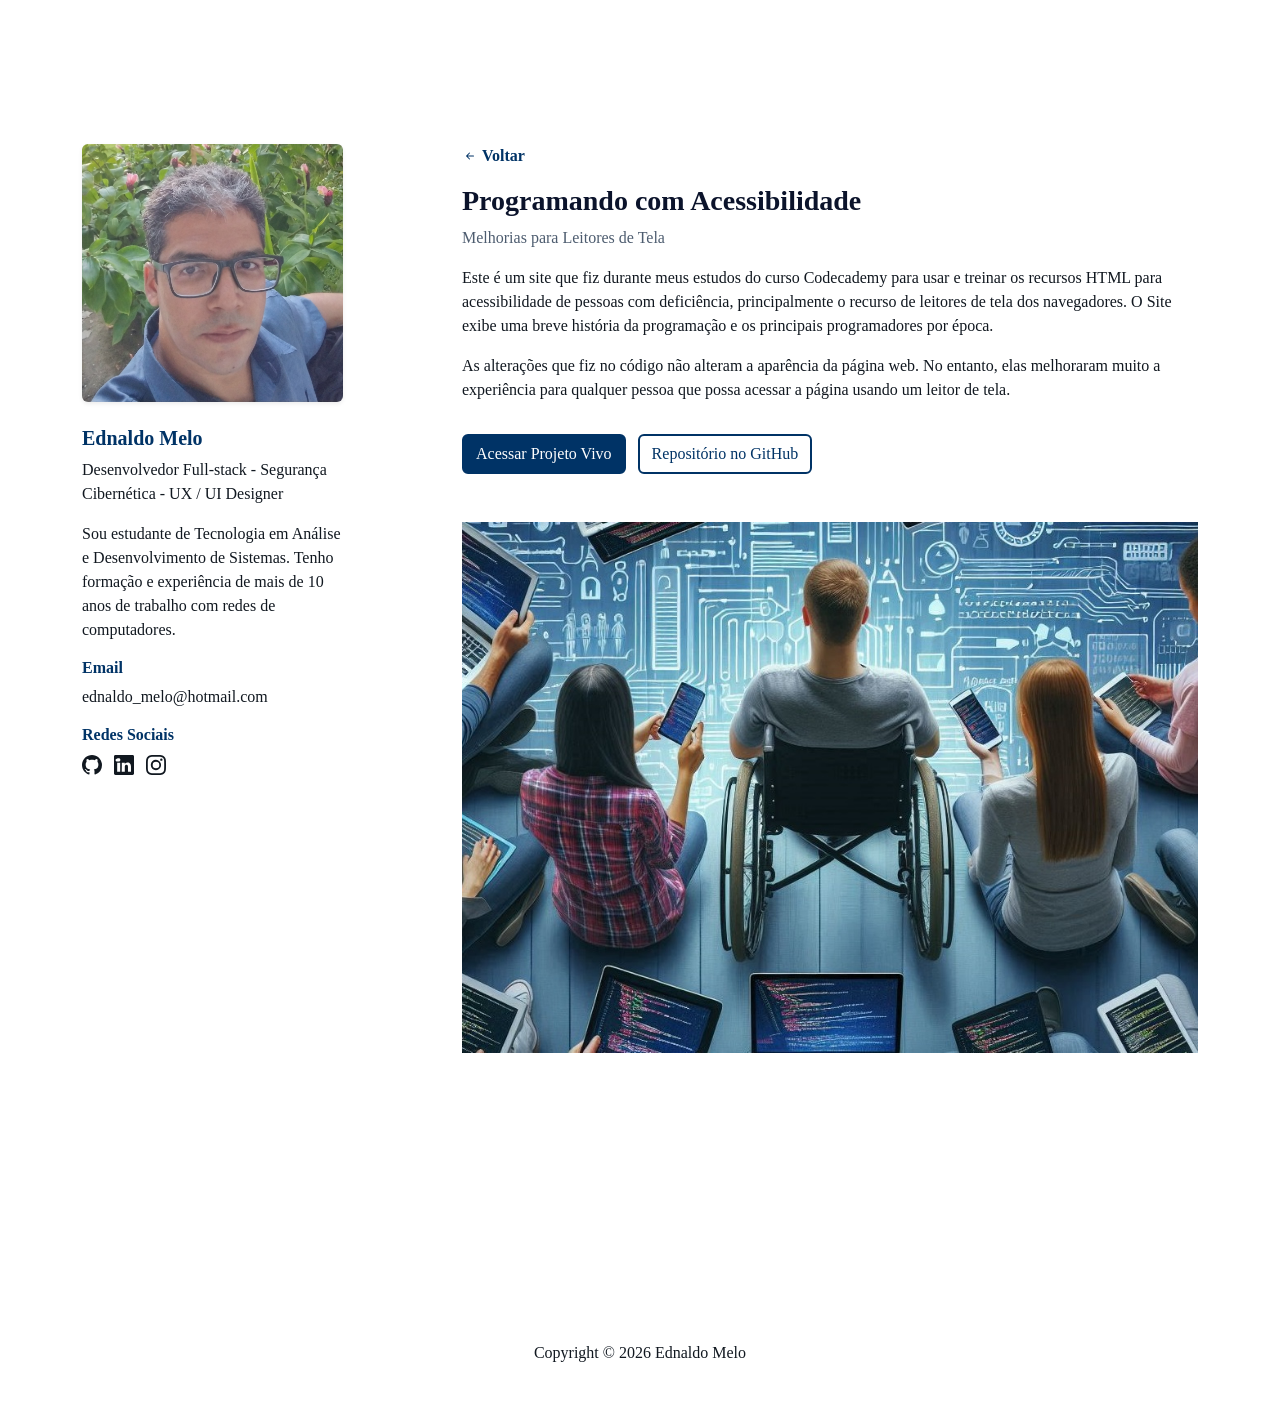
<file: projects/acessibilidade.html>
<!DOCTYPE html>
<html data-bs-theme="light" lang="pt-br">

<head>
    <meta charset="utf-8">
    <meta name="viewport" content="width=device-width, initial-scale=1.0, shrink-to-fit=no">
    <title>Programando com Acessibilidade - Ednaldo Melo</title>
    <meta name="description" content="Acessibilidade Web (HTML)">
    <meta property="og:image" content="../assets/img/acessibilidade.jpeg">
    <link rel="stylesheet" href="../assets/bootstrap/css/bootstrap.min.css">
    <link rel="stylesheet" href="../assets/css/styles.min.css">
</head>

<body>
    <section class="my-5">
        <div class="container">
            <div class="row">
                <div class="col-lg-3">
                    <div class="row row-cols-1 row-cols-sm-2 row-cols-lg-1 mb-5 mb-md-3">
                        <div class="col-sm-4"><img class="img-fluid border rounded border-0 shadow-sm mb-4" alt="Ednaldo Melo" src="../assets/img/perfil2.jpg"></div>
                        <div class="col-sm-8 order-sm-first order-lg-last">
                            <h3 class="fs-5 fw-bold text-primary">Ednaldo Melo</h3>
                            <p>Desenvolvedor Full-stack - Segurança Cibernética - UX / UI Designer</p>
                            <p>Sou estudante de Tecnologia em Análise e Desenvolvimento de Sistemas. Tenho formação e experiência de mais de 10 anos de trabalho com redes de computadores.</p>
                            <h3 class="fs-6 fw-bold text-primary">Email</h3>
                            <p>ednaldo_melo@hotmail.com</p>
                            <h3 class="fs-6 fw-bold text-primary">Redes Sociais</h3>
                            <ul class="list-inline">
                                <li class="list-inline-item"><a class="text-reset" href="https://github.com/edmelo" target="_blank"><svg class="bi bi-github fs-5" xmlns="http://www.w3.org/2000/svg" width="1em" height="1em" fill="currentColor" viewBox="0 0 16 16">
                                            <path d="M8 0C3.58 0 0 3.58 0 8c0 3.54 2.29 6.53 5.47 7.59.4.07.55-.17.55-.38 0-.19-.01-.82-.01-1.49-2.01.37-2.53-.49-2.69-.94-.09-.23-.48-.94-.82-1.13-.28-.15-.68-.52-.01-.53.63-.01 1.08.58 1.23.82.72 1.21 1.87.87 2.33.66.07-.52.28-.87.51-1.07-1.78-.2-3.64-.89-3.64-3.95 0-.87.31-1.59.82-2.15-.08-.2-.36-1.02.08-2.12 0 0 .67-.21 2.2.82.64-.18 1.32-.27 2-.27s1.36.09 2 .27c1.53-1.04 2.2-.82 2.2-.82.44 1.1.16 1.92.08 2.12.51.56.82 1.27.82 2.15 0 3.07-1.87 3.75-3.65 3.95.29.25.54.73.54 1.48 0 1.07-.01 1.93-.01 2.2 0 .21.15.46.55.38A8.01 8.01 0 0 0 16 8c0-4.42-3.58-8-8-8"></path>
                                        </svg></a></li>
                                <li class="list-inline-item"><a class="text-reset" href="https://www.linkedin.com/in/ednaldomelo/" target="_blank"><svg class="bi bi-linkedin fs-5" xmlns="http://www.w3.org/2000/svg" width="1em" height="1em" fill="currentColor" viewBox="0 0 16 16">
                                            <path d="M0 1.146C0 .513.526 0 1.175 0h13.65C15.474 0 16 .513 16 1.146v13.708c0 .633-.526 1.146-1.175 1.146H1.175C.526 16 0 15.487 0 14.854zm4.943 12.248V6.169H2.542v7.225zm-1.2-8.212c.837 0 1.358-.554 1.358-1.248-.015-.709-.52-1.248-1.342-1.248S1.2 3.226 1.2 3.918c0 .695.52 1.248 1.327 1.248zm4.908 8.212V9.359c0-.216.016-.432.08-.586.173-.431.568-.878 1.232-.878.869 0 1.216.662 1.216 1.634v3.865h2.401V9.25c0-2.22-1.184-3.252-2.764-3.252-1.274 0-1.845.7-2.165 1.193v.025h-.016l.016-.025V6.169h-2.4c.03.678 0 7.225 0 7.225z"></path>
                                        </svg></a></li>
                                <li class="list-inline-item"><a class="text-reset" href="https://www.instagram.com/ednaldobmelo/?hl=pt-br" target="_blank"><svg class="bi bi-instagram fs-5" xmlns="http://www.w3.org/2000/svg" width="1em" height="1em" fill="currentColor" viewBox="0 0 16 16">
                                            <path d="M8 0C5.829 0 5.556.01 4.703.048 3.85.088 3.269.222 2.76.42a3.9 3.9 0 0 0-1.417.923A3.9 3.9 0 0 0 .42 2.76C.222 3.268.087 3.85.048 4.7.01 5.555 0 5.827 0 8.001c0 2.172.01 2.444.048 3.297.04.852.174 1.433.372 1.942.205.526.478.972.923 1.417.444.445.89.719 1.416.923.51.198 1.09.333 1.942.372C5.555 15.99 5.827 16 8 16s2.444-.01 3.298-.048c.851-.04 1.434-.174 1.943-.372a3.9 3.9 0 0 0 1.416-.923c.445-.445.718-.891.923-1.417.197-.509.332-1.09.372-1.942C15.99 10.445 16 10.173 16 8s-.01-2.445-.048-3.299c-.04-.851-.175-1.433-.372-1.941a3.9 3.9 0 0 0-.923-1.417A3.9 3.9 0 0 0 13.24.42c-.51-.198-1.092-.333-1.943-.372C10.443.01 10.172 0 7.998 0zm-.717 1.442h.718c2.136 0 2.389.007 3.232.046.78.035 1.204.166 1.486.275.373.145.64.319.92.599s.453.546.598.92c.11.281.24.705.275 1.485.039.843.047 1.096.047 3.231s-.008 2.389-.047 3.232c-.035.78-.166 1.203-.275 1.485a2.5 2.5 0 0 1-.599.919c-.28.28-.546.453-.92.598-.28.11-.704.24-1.485.276-.843.038-1.096.047-3.232.047s-2.39-.009-3.233-.047c-.78-.036-1.203-.166-1.485-.276a2.5 2.5 0 0 1-.92-.598 2.5 2.5 0 0 1-.6-.92c-.109-.281-.24-.705-.275-1.485-.038-.843-.046-1.096-.046-3.233s.008-2.388.046-3.231c.036-.78.166-1.204.276-1.486.145-.373.319-.64.599-.92s.546-.453.92-.598c.282-.11.705-.24 1.485-.276.738-.034 1.024-.044 2.515-.045zm4.988 1.328a.96.96 0 1 0 0 1.92.96.96 0 0 0 0-1.92m-4.27 1.122a4.109 4.109 0 1 0 0 8.217 4.109 4.109 0 0 0 0-8.217m0 1.441a2.667 2.667 0 1 1 0 5.334 2.667 2.667 0 0 1 0-5.334"></path>
                                        </svg></a></li>
                            </ul>
                        </div>
                    </div>
                </div>
                <div class="col-lg-8 offset-lg-1">
                    <div class="row mb-5">
                        <div class="col"><a class="fw-bold link-primary d-flex align-items-center mb-3 text-decoration-none" href="../index.html"><svg class="bi bi-arrow-left-short me-1" xmlns="http://www.w3.org/2000/svg" width="1em" height="1em" fill="currentColor" viewBox="0 0 16 16">
                                    <path fill-rule="evenodd" d="M12 8a.5.5 0 0 1-.5.5H5.707l2.147 2.146a.5.5 0 0 1-.708.708l-3-3a.5.5 0 0 1 0-.708l3-3a.5.5 0 1 1 .708.708L5.707 7.5H11.5a.5.5 0 0 1 .5.5"></path>
                                </svg>Voltar</a>
                            <h1 class="fs-3 fw-bold">Programando com Acessibilidade</h1>
                            <p class="text-muted">Melhorias para Leitores de Tela</p>
                            <p>Este é um site que fiz durante meus estudos do curso Codecademy para usar e treinar os recursos HTML para acessibilidade de pessoas com deficiência, principalmente o recurso de leitores de tela dos navegadores. O Site exibe uma breve história da programação e os principais programadores por época.</p>
                            <p>As alterações que fiz no código não alteram a aparência da página web. No entanto, elas melhoraram muito a experiência para qualquer pessoa que possa acessar a página usando um leitor de tela.</p>
                            
                            <a class="btn btn-primary mt-3 mb-5 me-2" href="https://edmelo.github.io/programando_com_acessibilidade/" target="_blank">Acessar Projeto Vivo</a>
                            <a class="btn btn-outline-primary mt-3 mb-5" href="https://github.com/edmelo/programando_com_acessibilidade.git" target="_blank">Repositório no GitHub</a>
                            
                            <div class="row gx-2 gy-2 gx-md-2 gy-md-0 mb-5" data-bss-baguettebox="">
                                <div class="col-md-12"><a href="../assets/img/acessibilidade.jpeg"><img class="img-fluid" alt="Acessibilidade" src="../assets/img/acessibilidade.jpeg"></a></div>
                            </div>
                        </div>
                    </div>
                </div>
            </div>
        </div>
    </section>
    <footer class="text-center">
        <div class="container text-muted py-4 py-lg-5">
            <p class="mb-0">Copyright © 2026 Ednaldo Melo</p>
        </div>
    </footer>
    <script src="https://cdn.jsdelivr.net/npm/bootstrap@5.3.8/dist/js/bootstrap.bundle.min.js"></script>
    <script src="../assets/js/script.min.js"></script>
</body>

</html>
</file>
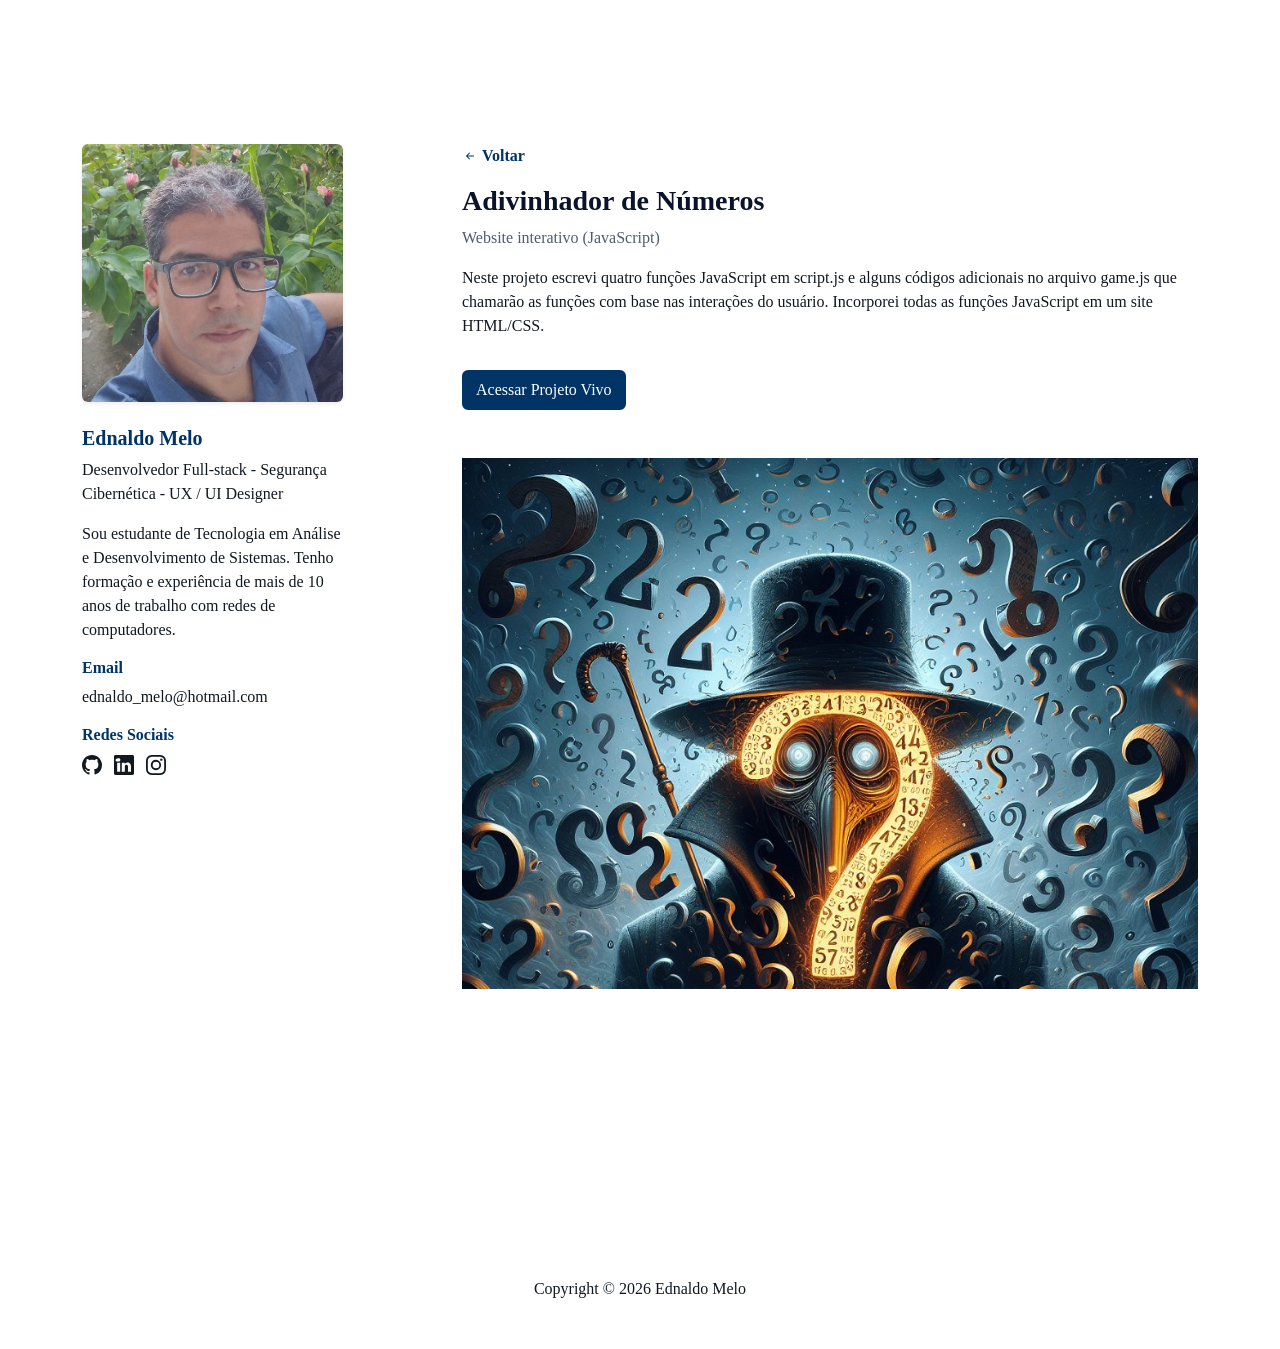
<file: projects/adivinhador.html>
<!DOCTYPE html>
<html data-bs-theme="light" lang="pt-br">

<head>
    <meta charset="utf-8">
    <meta name="viewport" content="width=device-width, initial-scale=1.0, shrink-to-fit=no">
    <title>Adivinhador de Números - Ednaldo Melo</title>
    <meta name="description" content="Website interativo (JavaScript)">
    <meta property="og:image" content="../assets/img/adivinhador.png">
    <link rel="stylesheet" href="../assets/bootstrap/css/bootstrap.min.css">
    <link rel="stylesheet" href="../assets/css/styles.min.css">
</head>

<body>
    <section class="my-5">
        <div class="container">
            <div class="row">
                <div class="col-lg-3">
                    <div class="row row-cols-1 row-cols-sm-2 row-cols-lg-1 mb-5 mb-md-3">
                        <div class="col-sm-4"><img class="img-fluid border rounded border-0 shadow-sm mb-4" alt="Ednaldo Melo" src="../assets/img/perfil2.jpg"></div>
                        <div class="col-sm-8 order-sm-first order-lg-last">
                            <h3 class="fs-5 fw-bold text-primary">Ednaldo Melo</h3>
                            <p>Desenvolvedor Full-stack - Segurança Cibernética - UX / UI Designer</p>
                            <p>Sou estudante de Tecnologia em Análise e Desenvolvimento de Sistemas. Tenho formação e experiência de mais de 10 anos de trabalho com redes de computadores.</p>
                            <h3 class="fs-6 fw-bold text-primary">Email</h3>
                            <p>ednaldo_melo@hotmail.com</p>
                            <h3 class="fs-6 fw-bold text-primary">Redes Sociais</h3>
                            <ul class="list-inline">
                                <li class="list-inline-item"><a class="text-reset" href="https://github.com/edmelo" target="_blank"><svg class="bi bi-github fs-5" xmlns="http://www.w3.org/2000/svg" width="1em" height="1em" fill="currentColor" viewBox="0 0 16 16">
                                            <path d="M8 0C3.58 0 0 3.58 0 8c0 3.54 2.29 6.53 5.47 7.59.4.07.55-.17.55-.38 0-.19-.01-.82-.01-1.49-2.01.37-2.53-.49-2.69-.94-.09-.23-.48-.94-.82-1.13-.28-.15-.68-.52-.01-.53.63-.01 1.08.58 1.23.82.72 1.21 1.87.87 2.33.66.07-.52.28-.87.51-1.07-1.78-.2-3.64-.89-3.64-3.95 0-.87.31-1.59.82-2.15-.08-.2-.36-1.02.08-2.12 0 0 .67-.21 2.2.82.64-.18 1.32-.27 2-.27s1.36.09 2 .27c1.53-1.04 2.2-.82 2.2-.82.44 1.1.16 1.92.08 2.12.51.56.82 1.27.82 2.15 0 3.07-1.87 3.75-3.65 3.95.29.25.54.73.54 1.48 0 1.07-.01 1.93-.01 2.2 0 .21.15.46.55.38A8.01 8.01 0 0 0 16 8c0-4.42-3.58-8-8-8"></path>
                                        </svg></a></li>
                                <li class="list-inline-item"><a class="text-reset" href="https://www.linkedin.com/in/ednaldomelo/" target="_blank"><svg class="bi bi-linkedin fs-5" xmlns="http://www.w3.org/2000/svg" width="1em" height="1em" fill="currentColor" viewBox="0 0 16 16">
                                            <path d="M0 1.146C0 .513.526 0 1.175 0h13.65C15.474 0 16 .513 16 1.146v13.708c0 .633-.526 1.146-1.175 1.146H1.175C.526 16 0 15.487 0 14.854zm4.943 12.248V6.169H2.542v7.225zm-1.2-8.212c.837 0 1.358-.554 1.358-1.248-.015-.709-.52-1.248-1.342-1.248S1.2 3.226 1.2 3.918c0 .695.52 1.248 1.327 1.248zm4.908 8.212V9.359c0-.216.016-.432.08-.586.173-.431.568-.878 1.232-.878.869 0 1.216.662 1.216 1.634v3.865h2.401V9.25c0-2.22-1.184-3.252-2.764-3.252-1.274 0-1.845.7-2.165 1.193v.025h-.016l.016-.025V6.169h-2.4c.03.678 0 7.225 0 7.225z"></path>
                                        </svg></a></li>
                                <li class="list-inline-item"><a class="text-reset" href="https://www.instagram.com/ednaldobmelo/?hl=pt-br" target="_blank"><svg class="bi bi-instagram fs-5" xmlns="http://www.w3.org/2000/svg" width="1em" height="1em" fill="currentColor" viewBox="0 0 16 16">
                                            <path d="M8 0C5.829 0 5.556.01 4.703.048 3.85.088 3.269.222 2.76.42a3.9 3.9 0 0 0-1.417.923A3.9 3.9 0 0 0 .42 2.76C.222 3.268.087 3.85.048 4.7.01 5.555 0 5.827 0 8.001c0 2.172.01 2.444.048 3.297.04.852.174 1.433.372 1.942.205.526.478.972.923 1.417.444.445.89.719 1.416.923.51.198 1.09.333 1.942.372C5.555 15.99 5.827 16 8 16s2.444-.01 3.298-.048c.851-.04 1.434-.174 1.943-.372a3.9 3.9 0 0 0 1.416-.923c.445-.445.718-.891.923-1.417.197-.509.332-1.09.372-1.942C15.99 10.445 16 10.173 16 8s-.01-2.445-.048-3.299c-.04-.851-.175-1.433-.372-1.941a3.9 3.9 0 0 0-.923-1.417A3.9 3.9 0 0 0 13.24.42c-.51-.198-1.092-.333-1.943-.372C10.443.01 10.172 0 7.998 0zm-.717 1.442h.718c2.136 0 2.389.007 3.232.046.78.035 1.204.166 1.486.275.373.145.64.319.92.599s.453.546.598.92c.11.281.24.705.275 1.485.039.843.047 1.096.047 3.231s-.008 2.389-.047 3.232c-.035.78-.166 1.203-.275 1.485a2.5 2.5 0 0 1-.599.919c-.28.28-.546.453-.92.598-.28.11-.704.24-1.485.276-.843.038-1.096.047-3.232.047s-2.39-.009-3.233-.047c-.78-.036-1.203-.166-1.485-.276a2.5 2.5 0 0 1-.92-.598 2.5 2.5 0 0 1-.6-.92c-.109-.281-.24-.705-.275-1.485-.038-.843-.046-1.096-.046-3.233s.008-2.388.046-3.231c.036-.78.166-1.204.276-1.486.145-.373.319-.64.599-.92s.546-.453.92-.598c.282-.11.705-.24 1.485-.276.738-.034 1.024-.044 2.515-.045zm4.988 1.328a.96.96 0 1 0 0 1.92.96.96 0 0 0 0-1.92m-4.27 1.122a4.109 4.109 0 1 0 0 8.217 4.109 4.109 0 0 0 0-8.217m0 1.441a2.667 2.667 0 1 1 0 5.334 2.667 2.667 0 0 1 0-5.334"></path>
                                        </svg></a></li>
                            </ul>
                        </div>
                    </div>
                </div>
                <div class="col-lg-8 offset-lg-1">
                    <div class="row mb-5">
                        <div class="col"><a class="fw-bold link-primary d-flex align-items-center mb-3 text-decoration-none" href="../index.html"><svg class="bi bi-arrow-left-short me-1" xmlns="http://www.w3.org/2000/svg" width="1em" height="1em" fill="currentColor" viewBox="0 0 16 16">
                                    <path fill-rule="evenodd" d="M12 8a.5.5 0 0 1-.5.5H5.707l2.147 2.146a.5.5 0 0 1-.708.708l-3-3a.5.5 0 0 1 0-.708l3-3a.5.5 0 1 1 .708.708L5.707 7.5H11.5a.5.5 0 0 1 .5.5"></path>
                                </svg>Voltar</a>
                            <h1 class="fs-3 fw-bold">Adivinhador de Números</h1>
                            <p class="text-muted">Website interativo (JavaScript)</p>
                            <p>Neste projeto escrevi quatro funções JavaScript em script.js e alguns códigos adicionais no arquivo game.js que chamarão as funções com base nas interações do usuário. Incorporei todas as funções JavaScript em um site HTML/CSS.</p>
                            
                            <a class="btn btn-primary mt-3 mb-5" href="https://edmelo.github.io/adivinhador-de-numeros/" target="_blank">Acessar Projeto Vivo</a>
                            
                            <div class="row gx-2 gy-2 gx-md-2 gy-md-0 mb-5" data-bss-baguettebox="">
                                <div class="col-md-12"><a href="../assets/img/adivinhador.png"><img class="img-fluid" alt="Adivinhador" src="../assets/img/adivinhador.png"></a></div>
                            </div>
                        </div>
                    </div>
                </div>
            </div>
        </div>
    </section>
    <footer class="text-center">
        <div class="container text-muted py-4 py-lg-5">
            <p class="mb-0">Copyright © 2026 Ednaldo Melo</p>
        </div>
    </footer>
    <script src="https://cdn.jsdelivr.net/npm/bootstrap@5.3.8/dist/js/bootstrap.bundle.min.js"></script>
    <script src="../assets/js/script.min.js"></script>
</body>

</html>
</file>
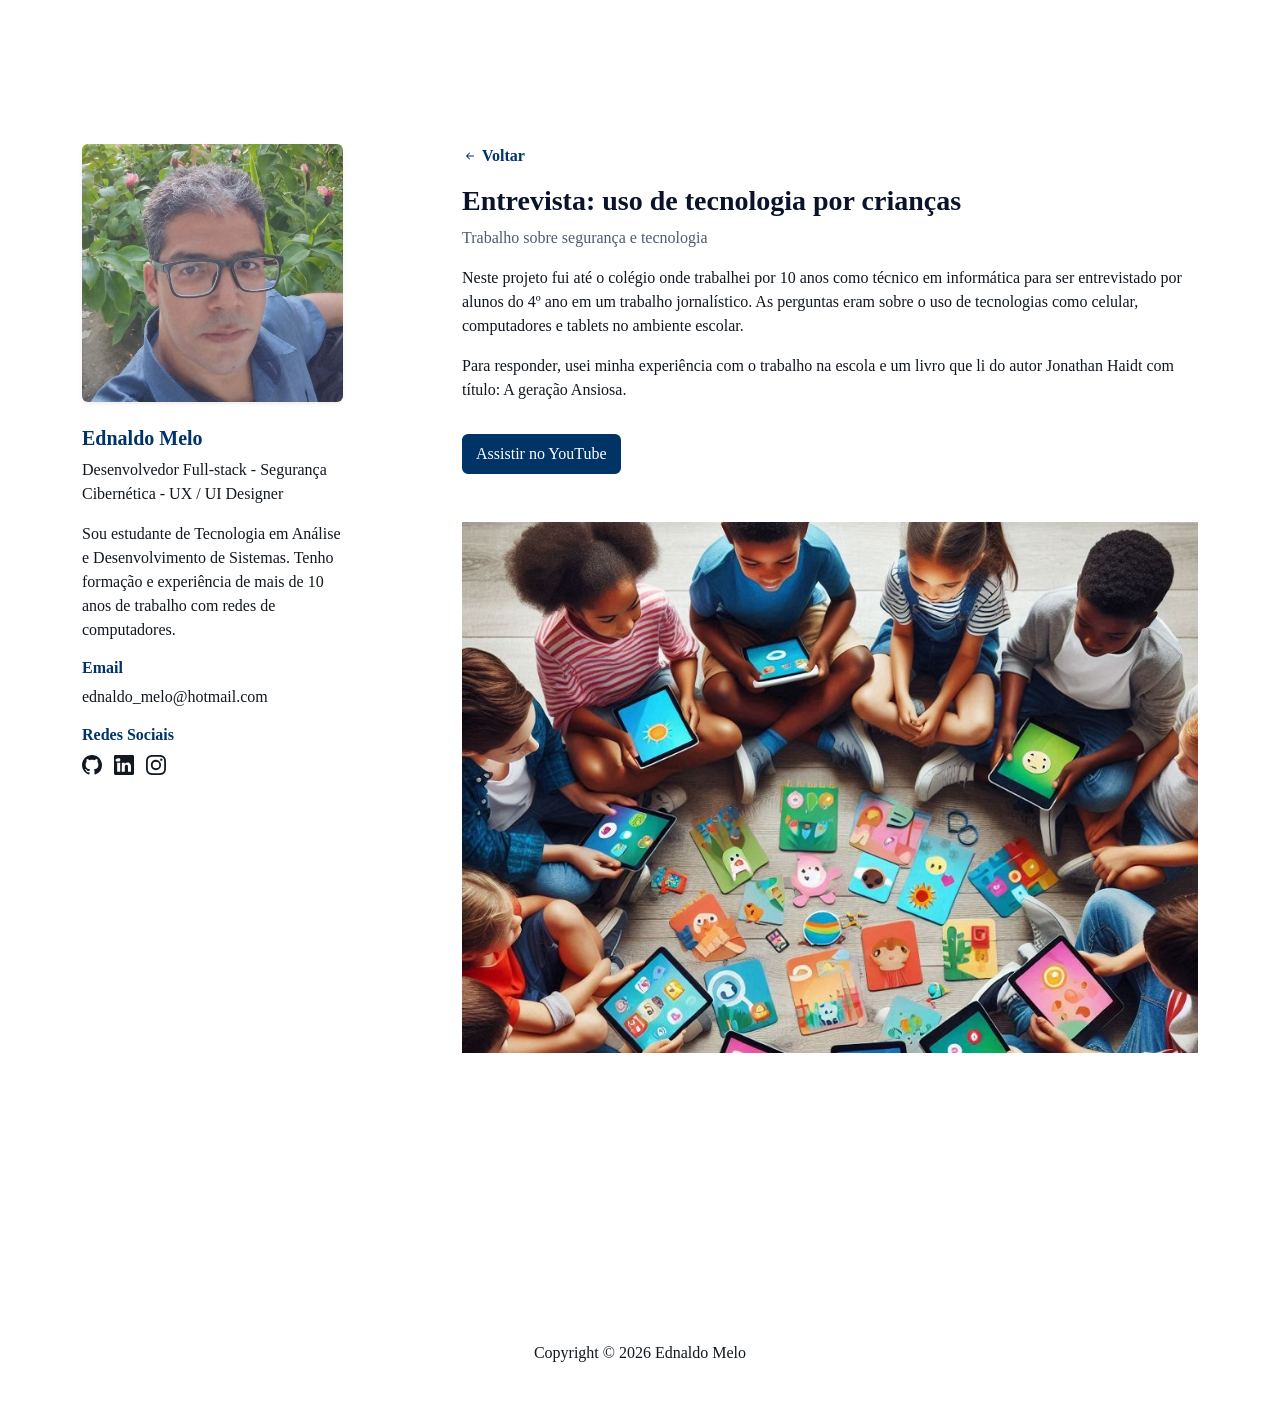
<file: projects/entrevista.html>
<!DOCTYPE html>
<html data-bs-theme="light" lang="pt-br">

<head>
    <meta charset="utf-8">
    <meta name="viewport" content="width=device-width, initial-scale=1.0, shrink-to-fit=no">
    <title>Entrevista: uso de tecnologia - Ednaldo Melo</title>
    <meta name="description" content="Entrevista sobre uso de tecnologia">
    <meta property="og:image" content="../assets/img/entrevista.jpeg">
    <link rel="stylesheet" href="../assets/bootstrap/css/bootstrap.min.css">
    <link rel="stylesheet" href="../assets/css/styles.min.css">
</head>

<body>
    <section class="my-5">
        <div class="container">
            <div class="row">
                <div class="col-lg-3">
                    <div class="row row-cols-1 row-cols-sm-2 row-cols-lg-1 mb-5 mb-md-3">
                        <div class="col-sm-4"><img class="img-fluid border rounded border-0 shadow-sm mb-4" alt="Ednaldo Melo" src="../assets/img/perfil2.jpg"></div>
                        <div class="col-sm-8 order-sm-first order-lg-last">
                            <h3 class="fs-5 fw-bold text-primary">Ednaldo Melo</h3>
                            <p>Desenvolvedor Full-stack - Segurança Cibernética - UX / UI Designer</p>
                            <p>Sou estudante de Tecnologia em Análise e Desenvolvimento de Sistemas. Tenho formação e experiência de mais de 10 anos de trabalho com redes de computadores.</p>
                            <h3 class="fs-6 fw-bold text-primary">Email</h3>
                            <p>ednaldo_melo@hotmail.com</p>
                            <h3 class="fs-6 fw-bold text-primary">Redes Sociais</h3>
                            <ul class="list-inline">
                                <li class="list-inline-item"><a class="text-reset" href="https://github.com/edmelo" target="_blank"><svg class="bi bi-github fs-5" xmlns="http://www.w3.org/2000/svg" width="1em" height="1em" fill="currentColor" viewBox="0 0 16 16">
                                            <path d="M8 0C3.58 0 0 3.58 0 8c0 3.54 2.29 6.53 5.47 7.59.4.07.55-.17.55-.38 0-.19-.01-.82-.01-1.49-2.01.37-2.53-.49-2.69-.94-.09-.23-.48-.94-.82-1.13-.28-.15-.68-.52-.01-.53.63-.01 1.08.58 1.23.82.72 1.21 1.87.87 2.33.66.07-.52.28-.87.51-1.07-1.78-.2-3.64-.89-3.64-3.95 0-.87.31-1.59.82-2.15-.08-.2-.36-1.02.08-2.12 0 0 .67-.21 2.2.82.64-.18 1.32-.27 2-.27s1.36.09 2 .27c1.53-1.04 2.2-.82 2.2-.82.44 1.1.16 1.92.08 2.12.51.56.82 1.27.82 2.15 0 3.07-1.87 3.75-3.65 3.95.29.25.54.73.54 1.48 0 1.07-.01 1.93-.01 2.2 0 .21.15.46.55.38A8.01 8.01 0 0 0 16 8c0-4.42-3.58-8-8-8"></path>
                                        </svg></a></li>
                                <li class="list-inline-item"><a class="text-reset" href="https://www.linkedin.com/in/ednaldomelo/" target="_blank"><svg class="bi bi-linkedin fs-5" xmlns="http://www.w3.org/2000/svg" width="1em" height="1em" fill="currentColor" viewBox="0 0 16 16">
                                            <path d="M0 1.146C0 .513.526 0 1.175 0h13.65C15.474 0 16 .513 16 1.146v13.708c0 .633-.526 1.146-1.175 1.146H1.175C.526 16 0 15.487 0 14.854zm4.943 12.248V6.169H2.542v7.225zm-1.2-8.212c.837 0 1.358-.554 1.358-1.248-.015-.709-.52-1.248-1.342-1.248S1.2 3.226 1.2 3.918c0 .695.52 1.248 1.327 1.248zm4.908 8.212V9.359c0-.216.016-.432.08-.586.173-.431.568-.878 1.232-.878.869 0 1.216.662 1.216 1.634v3.865h2.401V9.25c0-2.22-1.184-3.252-2.764-3.252-1.274 0-1.845.7-2.165 1.193v.025h-.016l.016-.025V6.169h-2.4c.03.678 0 7.225 0 7.225z"></path>
                                        </svg></a></li>
                                <li class="list-inline-item"><a class="text-reset" href="https://www.instagram.com/ednaldobmelo/?hl=pt-br" target="_blank"><svg class="bi bi-instagram fs-5" xmlns="http://www.w3.org/2000/svg" width="1em" height="1em" fill="currentColor" viewBox="0 0 16 16">
                                            <path d="M8 0C5.829 0 5.556.01 4.703.048 3.85.088 3.269.222 2.76.42a3.9 3.9 0 0 0-1.417.923A3.9 3.9 0 0 0 .42 2.76C.222 3.268.087 3.85.048 4.7.01 5.555 0 5.827 0 8.001c0 2.172.01 2.444.048 3.297.04.852.174 1.433.372 1.942.205.526.478.972.923 1.417.444.445.89.719 1.416.923.51.198 1.09.333 1.942.372C5.555 15.99 5.827 16 8 16s2.444-.01 3.298-.048c.851-.04 1.434-.174 1.943-.372a3.9 3.9 0 0 0 1.416-.923c.445-.445.718-.891.923-1.417.197-.509.332-1.09.372-1.942C15.99 10.445 16 10.173 16 8s-.01-2.445-.048-3.299c-.04-.851-.175-1.433-.372-1.941a3.9 3.9 0 0 0-.923-1.417A3.9 3.9 0 0 0 13.24.42c-.51-.198-1.092-.333-1.943-.372C10.443.01 10.172 0 7.998 0zm-.717 1.442h.718c2.136 0 2.389.007 3.232.046.78.035 1.204.166 1.486.275.373.145.64.319.92.599s.453.546.598.92c.11.281.24.705.275 1.485.039.843.047 1.096.047 3.231s-.008 2.389-.047 3.232c-.035.78-.166 1.203-.275 1.485a2.5 2.5 0 0 1-.599.919c-.28.28-.546.453-.92.598-.28.11-.704.24-1.485.276-.843.038-1.096.047-3.232.047s-2.39-.009-3.233-.047c-.78-.036-1.203-.166-1.485-.276a2.5 2.5 0 0 1-.92-.598 2.5 2.5 0 0 1-.6-.92c-.109-.281-.24-.705-.275-1.485-.038-.843-.046-1.096-.046-3.233s.008-2.388.046-3.231c.036-.78.166-1.204.276-1.486.145-.373.319-.64.599-.92s.546-.453.92-.598c.282-.11.705-.24 1.485-.276.738-.034 1.024-.044 2.515-.045zm4.988 1.328a.96.96 0 1 0 0 1.92.96.96 0 0 0 0-1.92m-4.27 1.122a4.109 4.109 0 1 0 0 8.217 4.109 4.109 0 0 0 0-8.217m0 1.441a2.667 2.667 0 1 1 0 5.334 2.667 2.667 0 0 1 0-5.334"></path>
                                        </svg></a></li>
                            </ul>
                        </div>
                    </div>
                </div>
                <div class="col-lg-8 offset-lg-1">
                    <div class="row mb-5">
                        <div class="col"><a class="fw-bold link-primary d-flex align-items-center mb-3 text-decoration-none" href="../index.html"><svg class="bi bi-arrow-left-short me-1" xmlns="http://www.w3.org/2000/svg" width="1em" height="1em" fill="currentColor" viewBox="0 0 16 16">
                                    <path fill-rule="evenodd" d="M12 8a.5.5 0 0 1-.5.5H5.707l2.147 2.146a.5.5 0 0 1-.708.708l-3-3a.5.5 0 0 1 0-.708l3-3a.5.5 0 1 1 .708.708L5.707 7.5H11.5a.5.5 0 0 1 .5.5"></path>
                                </svg>Voltar</a>
                            <h1 class="fs-3 fw-bold">Entrevista: uso de tecnologia por crianças</h1>
                            <p class="text-muted">Trabalho sobre segurança e tecnologia</p>
                            <p>Neste projeto fui até o colégio onde trabalhei por 10 anos como técnico em informática para ser entrevistado por alunos do 4º ano em um trabalho jornalístico. As perguntas eram sobre o uso de tecnologias como celular, computadores e tablets no ambiente escolar.</p>
                            <p>Para responder, usei minha experiência com o trabalho na escola e um livro que li do autor Jonathan Haidt com título: A geração Ansiosa.</p>
                            
                            <a class="btn btn-primary mt-3 mb-5" href="https://www.youtube.com/watch?v=6Dqz0R4OVC4&ab_channel=EdnaldoMelo" target="_blank">Assistir no YouTube</a>
                            
                            <div class="row gx-2 gy-2 gx-md-2 gy-md-0 mb-5" data-bss-baguettebox="">
                                <div class="col-md-12"><a href="../assets/img/entrevista.jpeg"><img class="img-fluid" alt="Entrevista" src="../assets/img/entrevista.jpeg"></a></div>
                            </div>
                        </div>
                    </div>
                </div>
            </div>
        </div>
    </section>
    <footer class="text-center">
        <div class="container text-muted py-4 py-lg-5">
            <p class="mb-0">Copyright © 2026 Ednaldo Melo</p>
        </div>
    </footer>
    <script src="https://cdn.jsdelivr.net/npm/bootstrap@5.3.8/dist/js/bootstrap.bundle.min.js"></script>
    <script src="../assets/js/script.min.js"></script>
</body>

</html>
</file>
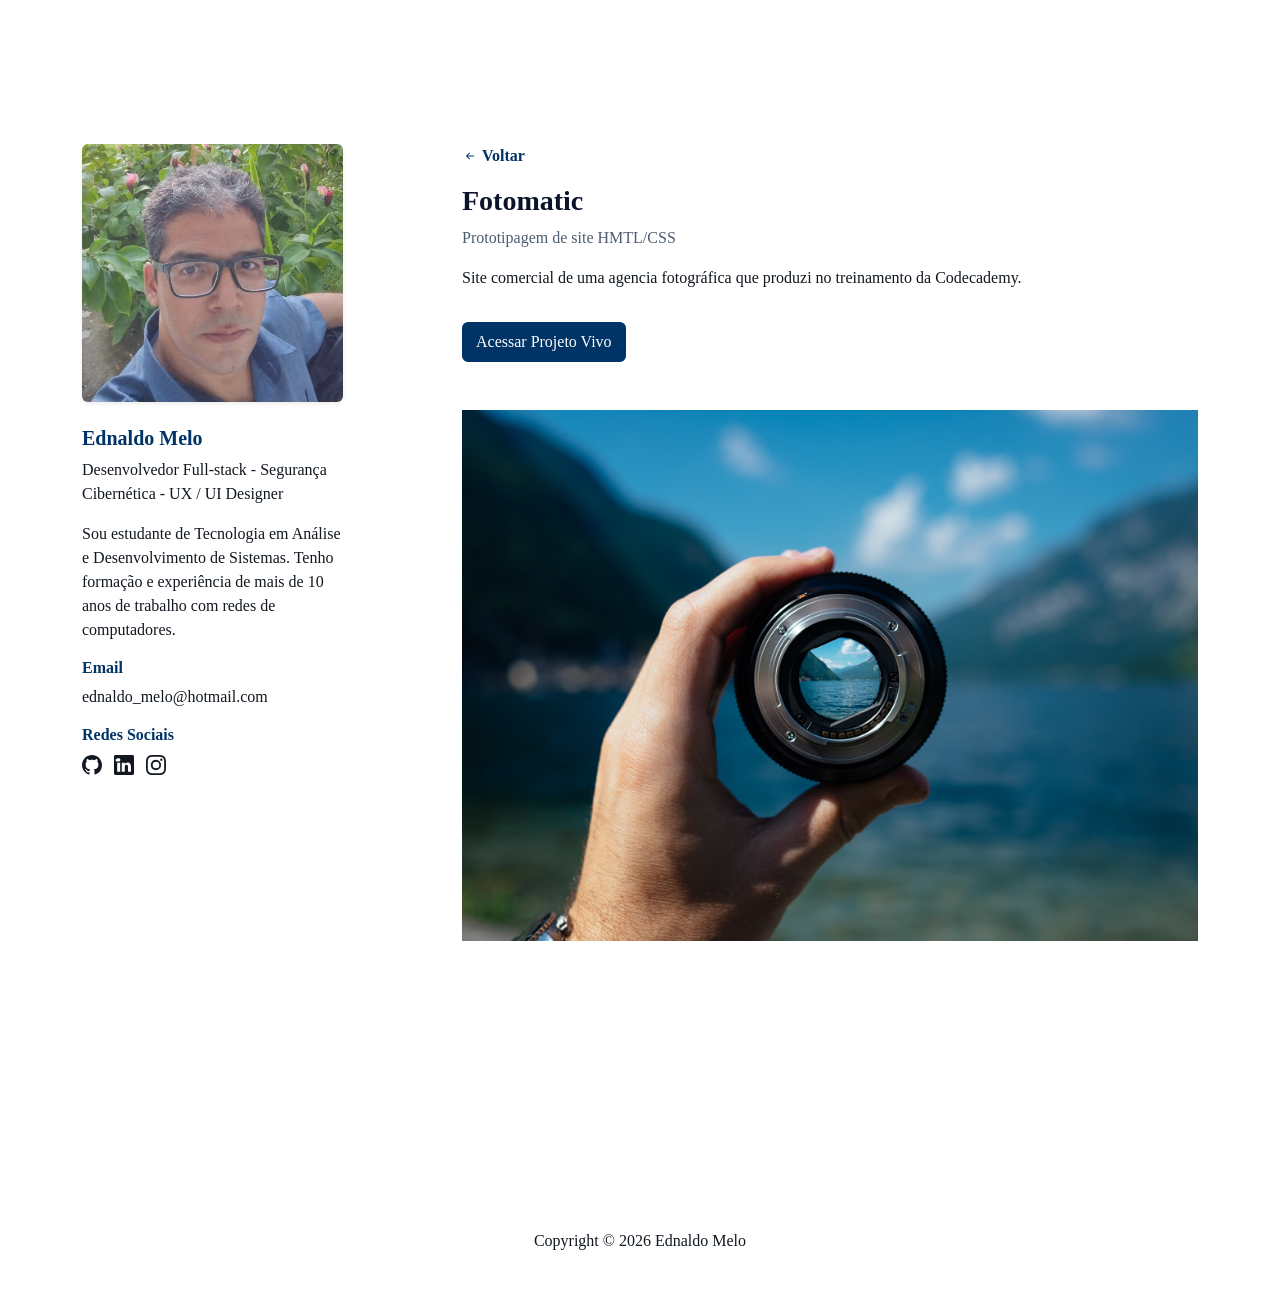
<file: projects/fotomatic.html>
<!DOCTYPE html>
<html data-bs-theme="light" lang="pt-br">

<head>
    <meta charset="utf-8">
    <meta name="viewport" content="width=device-width, initial-scale=1.0, shrink-to-fit=no">
    <title>Fotomatic - Ednaldo Melo</title>
    <meta name="description" content="Agência fotográfica (HTML/CSS)">
    <meta property="og:image" content="../assets/img/fotomatic.png">
    <link rel="stylesheet" href="../assets/bootstrap/css/bootstrap.min.css">
    <link rel="stylesheet" href="../assets/css/styles.min.css">
</head>

<body>
    <section class="my-5">
        <div class="container">
            <div class="row">
                <div class="col-lg-3">
                    <div class="row row-cols-1 row-cols-sm-2 row-cols-lg-1 mb-5 mb-md-3">
                        <div class="col-sm-4"><img class="img-fluid border rounded border-0 shadow-sm mb-4" alt="Ednaldo Melo" src="../assets/img/perfil2.jpg"></div>
                        <div class="col-sm-8 order-sm-first order-lg-last">
                            <h3 class="fs-5 fw-bold text-primary">Ednaldo Melo</h3>
                            <p>Desenvolvedor Full-stack - Segurança Cibernética - UX / UI Designer</p>
                            <p>Sou estudante de Tecnologia em Análise e Desenvolvimento de Sistemas. Tenho formação e experiência de mais de 10 anos de trabalho com redes de computadores.</p>
                            <h3 class="fs-6 fw-bold text-primary">Email</h3>
                            <p>ednaldo_melo@hotmail.com</p>
                            <h3 class="fs-6 fw-bold text-primary">Redes Sociais</h3>
                            <ul class="list-inline">
                                <li class="list-inline-item"><a class="text-reset" href="https://github.com/edmelo" target="_blank"><svg class="bi bi-github fs-5" xmlns="http://www.w3.org/2000/svg" width="1em" height="1em" fill="currentColor" viewBox="0 0 16 16">
                                            <path d="M8 0C3.58 0 0 3.58 0 8c0 3.54 2.29 6.53 5.47 7.59.4.07.55-.17.55-.38 0-.19-.01-.82-.01-1.49-2.01.37-2.53-.49-2.69-.94-.09-.23-.48-.94-.82-1.13-.28-.15-.68-.52-.01-.53.63-.01 1.08.58 1.23.82.72 1.21 1.87.87 2.33.66.07-.52.28-.87.51-1.07-1.78-.2-3.64-.89-3.64-3.95 0-.87.31-1.59.82-2.15-.08-.2-.36-1.02.08-2.12 0 0 .67-.21 2.2.82.64-.18 1.32-.27 2-.27s1.36.09 2 .27c1.53-1.04 2.2-.82 2.2-.82.44 1.1.16 1.92.08 2.12.51.56.82 1.27.82 2.15 0 3.07-1.87 3.75-3.65 3.95.29.25.54.73.54 1.48 0 1.07-.01 1.93-.01 2.2 0 .21.15.46.55.38A8.01 8.01 0 0 0 16 8c0-4.42-3.58-8-8-8"></path>
                                        </svg></a></li>
                                <li class="list-inline-item"><a class="text-reset" href="https://www.linkedin.com/in/ednaldomelo/" target="_blank"><svg class="bi bi-linkedin fs-5" xmlns="http://www.w3.org/2000/svg" width="1em" height="1em" fill="currentColor" viewBox="0 0 16 16">
                                            <path d="M0 1.146C0 .513.526 0 1.175 0h13.65C15.474 0 16 .513 16 1.146v13.708c0 .633-.526 1.146-1.175 1.146H1.175C.526 16 0 15.487 0 14.854zm4.943 12.248V6.169H2.542v7.225zm-1.2-8.212c.837 0 1.358-.554 1.358-1.248-.015-.709-.52-1.248-1.342-1.248S1.2 3.226 1.2 3.918c0 .695.52 1.248 1.327 1.248zm4.908 8.212V9.359c0-.216.016-.432.08-.586.173-.431.568-.878 1.232-.878.869 0 1.216.662 1.216 1.634v3.865h2.401V9.25c0-2.22-1.184-3.252-2.764-3.252-1.274 0-1.845.7-2.165 1.193v.025h-.016l.016-.025V6.169h-2.4c.03.678 0 7.225 0 7.225z"></path>
                                        </svg></a></li>
                                <li class="list-inline-item"><a class="text-reset" href="https://www.instagram.com/ednaldobmelo/?hl=pt-br" target="_blank"><svg class="bi bi-instagram fs-5" xmlns="http://www.w3.org/2000/svg" width="1em" height="1em" fill="currentColor" viewBox="0 0 16 16">
                                            <path d="M8 0C5.829 0 5.556.01 4.703.048 3.85.088 3.269.222 2.76.42a3.9 3.9 0 0 0-1.417.923A3.9 3.9 0 0 0 .42 2.76C.222 3.268.087 3.85.048 4.7.01 5.555 0 5.827 0 8.001c0 2.172.01 2.444.048 3.297.04.852.174 1.433.372 1.942.205.526.478.972.923 1.417.444.445.89.719 1.416.923.51.198 1.09.333 1.942.372C5.555 15.99 5.827 16 8 16s2.444-.01 3.298-.048c.851-.04 1.434-.174 1.943-.372a3.9 3.9 0 0 0 1.416-.923c.445-.445.718-.891.923-1.417.197-.509.332-1.09.372-1.942C15.99 10.445 16 10.173 16 8s-.01-2.445-.048-3.299c-.04-.851-.175-1.433-.372-1.941a3.9 3.9 0 0 0-.923-1.417A3.9 3.9 0 0 0 13.24.42c-.51-.198-1.092-.333-1.943-.372C10.443.01 10.172 0 7.998 0zm-.717 1.442h.718c2.136 0 2.389.007 3.232.046.78.035 1.204.166 1.486.275.373.145.64.319.92.599s.453.546.598.92c.11.281.24.705.275 1.485.039.843.047 1.096.047 3.231s-.008 2.389-.047 3.232c-.035.78-.166 1.203-.275 1.485a2.5 2.5 0 0 1-.599.919c-.28.28-.546.453-.92.598-.28.11-.704.24-1.485.276-.843.038-1.096.047-3.232.047s-2.39-.009-3.233-.047c-.78-.036-1.203-.166-1.485-.276a2.5 2.5 0 0 1-.92-.598 2.5 2.5 0 0 1-.6-.92c-.109-.281-.24-.705-.275-1.485-.038-.843-.046-1.096-.046-3.233s.008-2.388.046-3.231c.036-.78.166-1.204.276-1.486.145-.373.319-.64.599-.92s.546-.453.92-.598c.282-.11.705-.24 1.485-.276.738-.034 1.024-.044 2.515-.045zm4.988 1.328a.96.96 0 1 0 0 1.92.96.96 0 0 0 0-1.92m-4.27 1.122a4.109 4.109 0 1 0 0 8.217 4.109 4.109 0 0 0 0-8.217m0 1.441a2.667 2.667 0 1 1 0 5.334 2.667 2.667 0 0 1 0-5.334"></path>
                                        </svg></a></li>
                            </ul>
                        </div>
                    </div>
                </div>
                <div class="col-lg-8 offset-lg-1">
                    <div class="row mb-5">
                        <div class="col"><a class="fw-bold link-primary d-flex align-items-center mb-3 text-decoration-none" href="../index.html"><svg class="bi bi-arrow-left-short me-1" xmlns="http://www.w3.org/2000/svg" width="1em" height="1em" fill="currentColor" viewBox="0 0 16 16">
                                    <path fill-rule="evenodd" d="M12 8a.5.5 0 0 1-.5.5H5.707l2.147 2.146a.5.5 0 0 1-.708.708l-3-3a.5.5 0 0 1 0-.708l3-3a.5.5 0 1 1 .708.708L5.707 7.5H11.5a.5.5 0 0 1 .5.5"></path>
                                </svg>Voltar</a>
                            <h1 class="fs-3 fw-bold">Fotomatic</h1>
                            <p class="text-muted">Prototipagem de site HMTL/CSS</p>
                            <p>Site comercial de uma agencia fotográfica que produzi no treinamento da Codecademy.</p>
                            
                            <a class="btn btn-primary mt-3 mb-5" href="https://edmelo.github.io/fotomatic_broken-/" target="_blank">Acessar Projeto Vivo</a>
                            
                            <div class="row gx-2 gy-2 gx-md-2 gy-md-0 mb-5" data-bss-baguettebox="">
                                <div class="col-md-12"><a href="../assets/img/fotomatic.png"><img class="img-fluid" alt="Fotomatic" src="../assets/img/fotomatic.png"></a></div>
                            </div>
                        </div>
                    </div>
                </div>
            </div>
        </div>
    </section>
    <footer class="text-center">
        <div class="container text-muted py-4 py-lg-5">
            <p class="mb-0">Copyright © 2026 Ednaldo Melo</p>
        </div>
    </footer>
    <script src="https://cdn.jsdelivr.net/npm/bootstrap@5.3.8/dist/js/bootstrap.bundle.min.js"></script>
    <script src="../assets/js/script.min.js"></script>
</body>

</html>
</file>
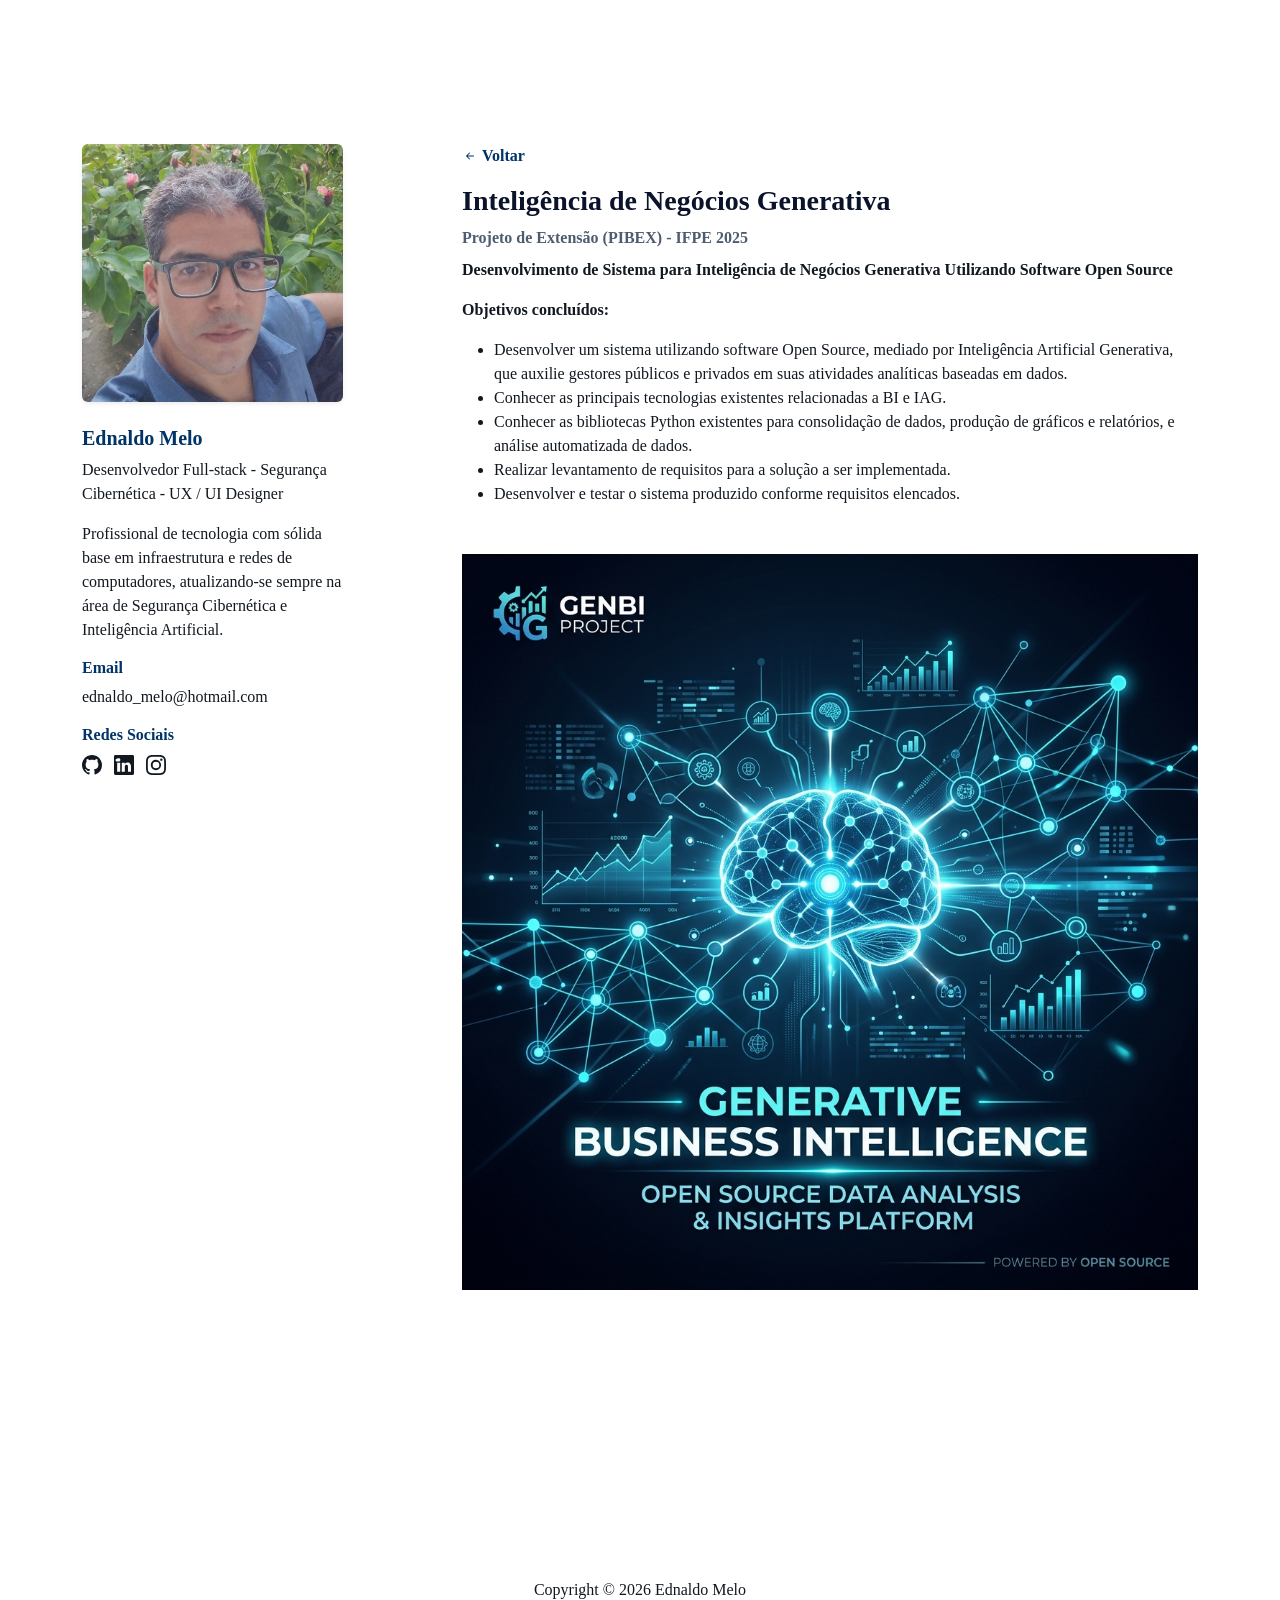
<file: projects/pibex.html>
<!DOCTYPE html>
<html data-bs-theme="light" lang="pt-br">

<head>
    <meta charset="utf-8">
    <meta name="viewport" content="width=device-width, initial-scale=1.0, shrink-to-fit=no">
    <title>Inteligência de Negócios Generativa - Ednaldo Melo</title>
    <meta name="description" content="Projeto de Extensão (PIBEX) - IFPE">
    <meta property="og:image" content="../assets/img/pibex.png">
    <link rel="stylesheet" href="../assets/bootstrap/css/bootstrap.min.css">
    <link rel="stylesheet" href="../assets/css/styles.min.css">
</head>

<body>
    <section class="my-5">
        <div class="container">
            <div class="row">
                <div class="col-lg-3">
                    <div class="row row-cols-1 row-cols-sm-2 row-cols-lg-1 mb-5 mb-md-3">
                        <div class="col-sm-4"><img class="img-fluid border rounded border-0 shadow-sm mb-4" alt="Ednaldo Melo" src="../assets/img/perfil2.jpg"></div>
                        <div class="col-sm-8 order-sm-first order-lg-last">
                            <h3 class="fs-5 fw-bold text-primary">Ednaldo Melo</h3>
                            <p>Desenvolvedor Full-stack - Segurança Cibernética - UX / UI Designer</p>
                            <p>Profissional de tecnologia com sólida base em infraestrutura e redes de computadores, atualizando-se sempre na área de Segurança Cibernética e Inteligência Artificial.</p>
                            <h3 class="fs-6 fw-bold text-primary">Email</h3>
                            <p>ednaldo_melo@hotmail.com</p>
                            <h3 class="fs-6 fw-bold text-primary">Redes Sociais</h3>
                            <ul class="list-inline">
                                <li class="list-inline-item"><a class="text-reset" href="https://github.com/edmelo" target="_blank"><svg class="bi bi-github fs-5" xmlns="http://www.w3.org/2000/svg" width="1em" height="1em" fill="currentColor" viewBox="0 0 16 16">
                                            <path d="M8 0C3.58 0 0 3.58 0 8c0 3.54 2.29 6.53 5.47 7.59.4.07.55-.17.55-.38 0-.19-.01-.82-.01-1.49-2.01.37-2.53-.49-2.69-.94-.09-.23-.48-.94-.82-1.13-.28-.15-.68-.52-.01-.53.63-.01 1.08.58 1.23.82.72 1.21 1.87.87 2.33.66.07-.52.28-.87.51-1.07-1.78-.2-3.64-.89-3.64-3.95 0-.87.31-1.59.82-2.15-.08-.2-.36-1.02.08-2.12 0 0 .67-.21 2.2.82.64-.18 1.32-.27 2-.27s1.36.09 2 .27c1.53-1.04 2.2-.82 2.2-.82.44 1.1.16 1.92.08 2.12.51.56.82 1.27.82 2.15 0 3.07-1.87 3.75-3.65 3.95.29.25.54.73.54 1.48 0 1.07-.01 1.93-.01 2.2 0 .21.15.46.55.38A8.01 8.01 0 0 0 16 8c0-4.42-3.58-8-8-8"></path>
                                        </svg></a></li>
                                <li class="list-inline-item"><a class="text-reset" href="https://www.linkedin.com/in/ednaldomelo/" target="_blank"><svg class="bi bi-linkedin fs-5" xmlns="http://www.w3.org/2000/svg" width="1em" height="1em" fill="currentColor" viewBox="0 0 16 16">
                                            <path d="M0 1.146C0 .513.526 0 1.175 0h13.65C15.474 0 16 .513 16 1.146v13.708c0 .633-.526 1.146-1.175 1.146H1.175C.526 16 0 15.487 0 14.854zm4.943 12.248V6.169H2.542v7.225zm-1.2-8.212c.837 0 1.358-.554 1.358-1.248-.015-.709-.52-1.248-1.342-1.248S1.2 3.226 1.2 3.918c0 .695.52 1.248 1.327 1.248zm4.908 8.212V9.359c0-.216.016-.432.08-.586.173-.431.568-.878 1.232-.878.869 0 1.216.662 1.216 1.634v3.865h2.401V9.25c0-2.22-1.184-3.252-2.764-3.252-1.274 0-1.845.7-2.165 1.193v.025h-.016l.016-.025V6.169h-2.4c.03.678 0 7.225 0 7.225z"></path>
                                        </svg></a></li>
                                <li class="list-inline-item"><a class="text-reset" href="https://www.instagram.com/ednaldobmelo/?hl=pt-br" target="_blank"><svg class="bi bi-instagram fs-5" xmlns="http://www.w3.org/2000/svg" width="1em" height="1em" fill="currentColor" viewBox="0 0 16 16">
                                            <path d="M8 0C5.829 0 5.556.01 4.703.048 3.85.088 3.269.222 2.76.42a3.9 3.9 0 0 0-1.417.923A3.9 3.9 0 0 0 .42 2.76C.222 3.268.087 3.85.048 4.7.01 5.555 0 5.827 0 8.001c0 2.172.01 2.444.048 3.297.04.852.174 1.433.372 1.942.205.526.478.972.923 1.417.444.445.89.719 1.416.923.51.198 1.09.333 1.942.372C5.555 15.99 5.827 16 8 16s2.444-.01 3.298-.048c.851-.04 1.434-.174 1.943-.372a3.9 3.9 0 0 0 1.416-.923c.445-.445.718-.891.923-1.417.197-.509.332-1.09.372-1.942C15.99 10.445 16 10.173 16 8s-.01-2.445-.048-3.299c-.04-.851-.175-1.433-.372-1.941a3.9 3.9 0 0 0-.923-1.417A3.9 3.9 0 0 0 13.24.42c-.51-.198-1.092-.333-1.943-.372C10.443.01 10.172 0 7.998 0zm-.717 1.442h.718c2.136 0 2.389.007 3.232.046.78.035 1.204.166 1.486.275.373.145.64.319.92.599s.453.546.598.92c.11.281.24.705.275 1.485.039.843.047 1.096.047 3.231s-.008 2.389-.047 3.232c-.035.78-.166 1.203-.275 1.485a2.5 2.5 0 0 1-.599.919c-.28.28-.546.453-.92.598-.28.11-.704.24-1.485.276-.843.038-1.096.047-3.232.047s-2.39-.009-3.233-.047c-.78-.036-1.203-.166-1.485-.276a2.5 2.5 0 0 1-.92-.598 2.5 2.5 0 0 1-.6-.92c-.109-.281-.24-.705-.275-1.485-.038-.843-.046-1.096-.046-3.233s.008-2.388.046-3.231c.036-.78.166-1.204.276-1.486.145-.373.319-.64.599-.92s.546-.453.92-.598c.282-.11.705-.24 1.485-.276.738-.034 1.024-.044 2.515-.045zm4.988 1.328a.96.96 0 1 0 0 1.92.96.96 0 0 0 0-1.92m-4.27 1.122a4.109 4.109 0 1 0 0 8.217 4.109 4.109 0 0 0 0-8.217m0 1.441a2.667 2.667 0 1 1 0 5.334 2.667 2.667 0 0 1 0-5.334"></path>
                                        </svg></a></li>
                            </ul>
                        </div>
                    </div>
                </div>
                <div class="col-lg-8 offset-lg-1">
                    <div class="row mb-5">
                        <div class="col"><a class="fw-bold link-primary d-flex align-items-center mb-3 text-decoration-none" href="../index.html"><svg class="bi bi-arrow-left-short me-1" xmlns="http://www.w3.org/2000/svg" width="1em" height="1em" fill="currentColor" viewBox="0 0 16 16">
                                    <path fill-rule="evenodd" d="M12 8a.5.5 0 0 1-.5.5H5.707l2.147 2.146a.5.5 0 0 1-.708.708l-3-3a.5.5 0 0 1 0-.708l3-3a.5.5 0 1 1 .708.708L5.707 7.5H11.5a.5.5 0 0 1 .5.5"></path>
                                </svg>Voltar</a>
                            <h1 class="fs-3 fw-bold">Inteligência de Negócios Generativa</h1>
                            <p class="fw-bold text-muted mb-2">Projeto de Extensão (PIBEX) - IFPE 2025</p>
                            <p><strong>Desenvolvimento de Sistema para Inteligência de Negócios Generativa Utilizando Software Open Source</strong></p>
                            <p><strong>Objetivos concluídos:</strong></p>
                            <ul>
                                <li>Desenvolver um sistema utilizando software Open Source, mediado por Inteligência Artificial Generativa, que auxilie gestores públicos e privados em suas atividades analíticas baseadas em dados.</li>
                                <li>Conhecer as principais tecnologias existentes relacionadas a BI e IAG.</li>
                                <li>Conhecer as bibliotecas Python existentes para consolidação de dados, produção de gráficos e relatórios, e análise automatizada de dados.</li>
                                <li>Realizar levantamento de requisitos para a solução a ser implementada.</li>
                                <li>Desenvolver e testar o sistema produzido conforme requisitos elencados.</li>
                            </ul>                                                        
                            
                            <div class="row gx-2 gy-2 gx-md-2 gy-md-0 mt-5 mb-5" data-bss-baguettebox="">
                                <div class="col-md-12"><a href="../assets/img/pibex.png"><img class="img-fluid" alt="Inteligência de Negócios Generativa" src="../assets/img/pibex.png"></a></div>
                            </div>
                        </div>
                    </div>
                </div>
            </div>
        </div>
    </section>
    <footer class="text-center">
        <div class="container text-muted py-4 py-lg-5">
            <p class="mb-0">Copyright © 2026 Ednaldo Melo</p>
        </div>
    </footer>
    <script src="https://cdn.jsdelivr.net/npm/bootstrap@5.3.8/dist/js/bootstrap.bundle.min.js"></script>
    <script src="../assets/js/script.min.js"></script>
</body>

</html>
</file>
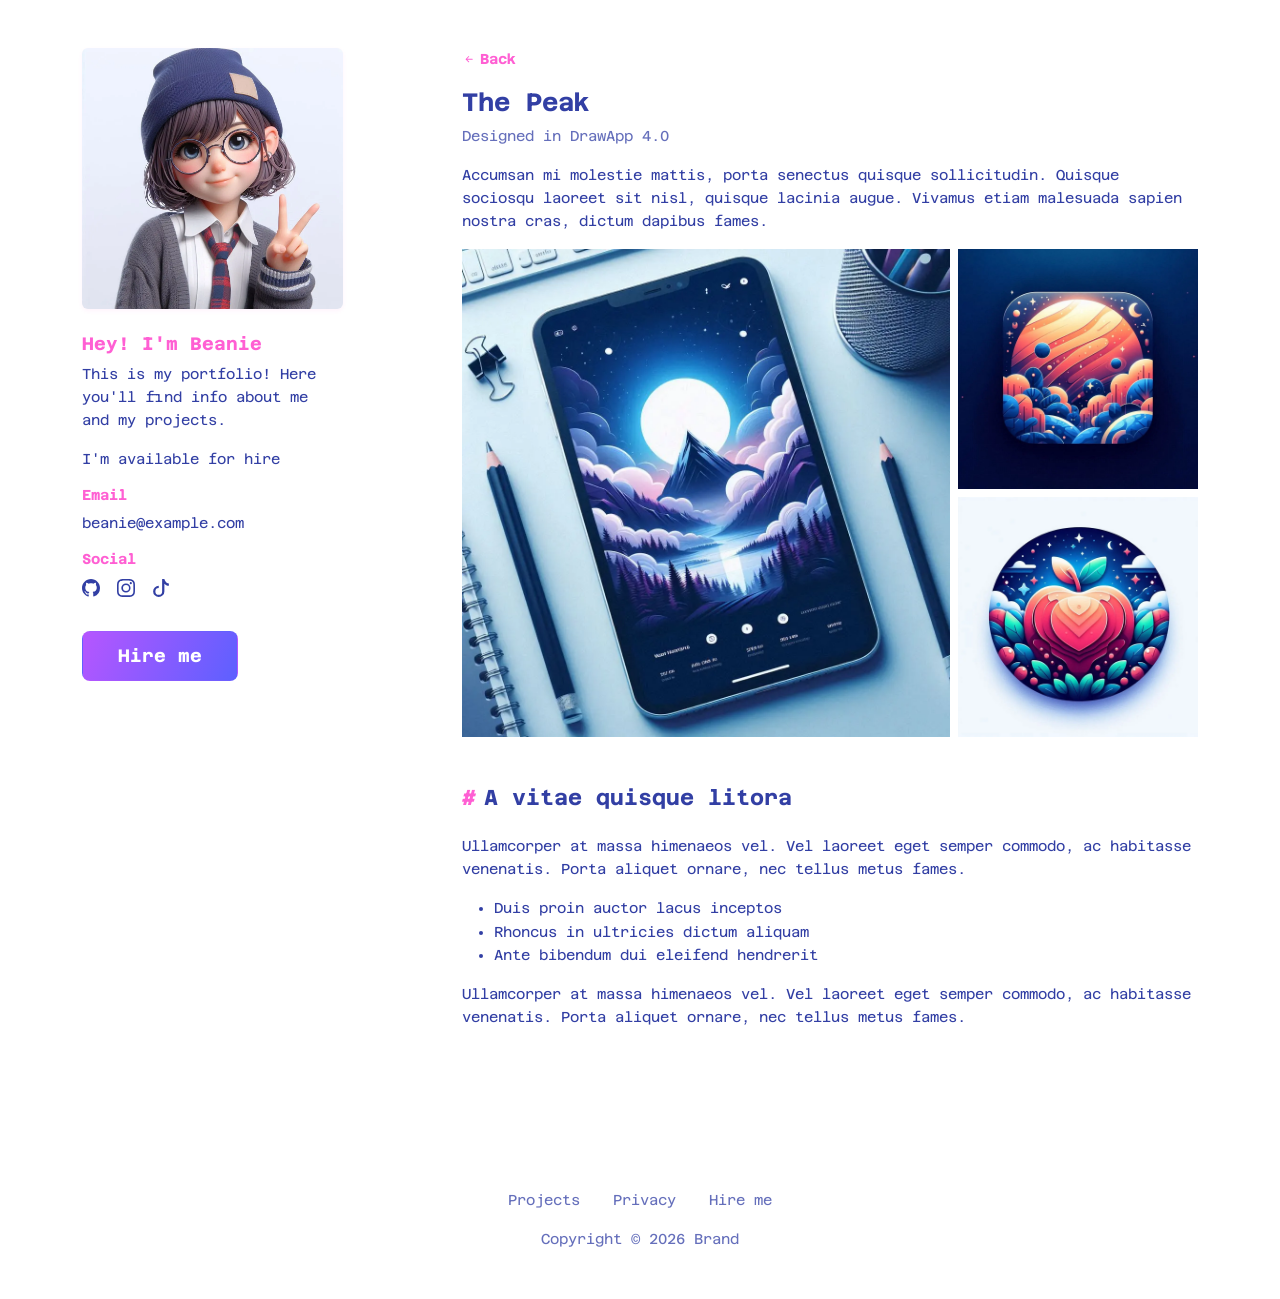
<file: portfolio_2026/projects/project-1.html>
<!DOCTYPE html>
<html data-bs-theme="light" lang="en">

<head>
    <meta charset="utf-8">
    <meta name="viewport" content="width=device-width, initial-scale=1.0, shrink-to-fit=no">
    <title>The Peak</title>
    <meta name="description" content="Designed in DrawApp 4.0">
    <meta property="og:image" content="../assets/img/projects/project1.webp">
    <link rel="stylesheet" href="../assets/bootstrap/css/bootstrap.min.css">
    <link rel="stylesheet" href="../assets/css/styles.min.css">
</head>

<body>
    <section class="my-5">
        <div class="container">
            <div class="row">
                <div class="col-lg-3">
                    <div class="row row-cols-1 row-cols-sm-2 row-cols-lg-1 mb-5 mb-md-3">
                        <div class="col-sm-4"><img class="img-fluid border rounded border-0 shadow-sm mb-4" alt="Profile Image" src="../assets/img/profile.webp"></div>
                        <div class="col-sm-8 order-sm-first order-lg-last">
                            <h3 class="fs-5 fw-bold text-primary">Hey! I'm Beanie</h3>
                            <p>This is my portfolio! Here you'll find info about me and my projects.</p>
                            <p>I'm available for hire</p>
                            <h3 class="fs-6 fw-bold text-primary">Email</h3>
                            <p>beanie@example.com</p>
                            <h3 class="fs-6 fw-bold text-primary">Social</h3>
                            <ul class="list-inline">
                                <li class="list-inline-item"><a class="text-reset" href="#"><svg class="bi bi-github fs-5" xmlns="http://www.w3.org/2000/svg" width="1em" height="1em" fill="currentColor" viewBox="0 0 16 16">
                                            <path d="M8 0C3.58 0 0 3.58 0 8c0 3.54 2.29 6.53 5.47 7.59.4.07.55-.17.55-.38 0-.19-.01-.82-.01-1.49-2.01.37-2.53-.49-2.69-.94-.09-.23-.48-.94-.82-1.13-.28-.15-.68-.52-.01-.53.63-.01 1.08.58 1.23.82.72 1.21 1.87.87 2.33.66.07-.52.28-.87.51-1.07-1.78-.2-3.64-.89-3.64-3.95 0-.87.31-1.59.82-2.15-.08-.2-.36-1.02.08-2.12 0 0 .67-.21 2.2.82.64-.18 1.32-.27 2-.27s1.36.09 2 .27c1.53-1.04 2.2-.82 2.2-.82.44 1.1.16 1.92.08 2.12.51.56.82 1.27.82 2.15 0 3.07-1.87 3.75-3.65 3.95.29.25.54.73.54 1.48 0 1.07-.01 1.93-.01 2.2 0 .21.15.46.55.38A8.01 8.01 0 0 0 16 8c0-4.42-3.58-8-8-8"></path>
                                        </svg></a></li>
                                <li class="list-inline-item"><a class="text-reset" href="#"><svg class="bi bi-instagram fs-5" xmlns="http://www.w3.org/2000/svg" width="1em" height="1em" fill="currentColor" viewBox="0 0 16 16">
                                            <path d="M8 0C5.829 0 5.556.01 4.703.048 3.85.088 3.269.222 2.76.42a3.9 3.9 0 0 0-1.417.923A3.9 3.9 0 0 0 .42 2.76C.222 3.268.087 3.85.048 4.7.01 5.555 0 5.827 0 8.001c0 2.172.01 2.444.048 3.297.04.852.174 1.433.372 1.942.205.526.478.972.923 1.417.444.445.89.719 1.416.923.51.198 1.09.333 1.942.372C5.555 15.99 5.827 16 8 16s2.444-.01 3.298-.048c.851-.04 1.434-.174 1.943-.372a3.9 3.9 0 0 0 1.416-.923c.445-.445.718-.891.923-1.417.197-.509.332-1.09.372-1.942C15.99 10.445 16 10.173 16 8s-.01-2.445-.048-3.299c-.04-.851-.175-1.433-.372-1.941a3.9 3.9 0 0 0-.923-1.417A3.9 3.9 0 0 0 13.24.42c-.51-.198-1.092-.333-1.943-.372C10.443.01 10.172 0 7.998 0zm-.717 1.442h.718c2.136 0 2.389.007 3.232.046.78.035 1.204.166 1.486.275.373.145.64.319.92.599s.453.546.598.92c.11.281.24.705.275 1.485.039.843.047 1.096.047 3.231s-.008 2.389-.047 3.232c-.035.78-.166 1.203-.275 1.485a2.5 2.5 0 0 1-.599.919c-.28.28-.546.453-.92.598-.28.11-.704.24-1.485.276-.843.038-1.096.047-3.232.047s-2.39-.009-3.233-.047c-.78-.036-1.203-.166-1.485-.276a2.5 2.5 0 0 1-.92-.598 2.5 2.5 0 0 1-.6-.92c-.109-.281-.24-.705-.275-1.485-.038-.843-.046-1.096-.046-3.233s.008-2.388.046-3.231c.036-.78.166-1.204.276-1.486.145-.373.319-.64.599-.92s.546-.453.92-.598c.282-.11.705-.24 1.485-.276.738-.034 1.024-.044 2.515-.045zm4.988 1.328a.96.96 0 1 0 0 1.92.96.96 0 0 0 0-1.92m-4.27 1.122a4.109 4.109 0 1 0 0 8.217 4.109 4.109 0 0 0 0-8.217m0 1.441a2.667 2.667 0 1 1 0 5.334 2.667 2.667 0 0 1 0-5.334"></path>
                                        </svg></a></li>
                                <li class="list-inline-item"><a class="text-reset" href="#"><svg class="bi bi-tiktok fs-5" xmlns="http://www.w3.org/2000/svg" width="1em" height="1em" fill="currentColor" viewBox="0 0 16 16">
                                            <path d="M9 0h1.98c.144.715.54 1.617 1.235 2.512C12.895 3.389 13.797 4 15 4v2c-1.753 0-3.07-.814-4-1.829V11a5 5 0 1 1-5-5v2a3 3 0 1 0 3 3z"></path>
                                        </svg></a></li>
                            </ul><a class="btn btn-lg mt-3 btn-primary-dragient" role="button" href="/hire-me.html">Hire me</a>
                        </div>
                    </div>
                </div>
                <div class="col-lg-8 offset-lg-1">
                    <div class="row mb-5">
                        <div class="col"><a class="fw-bold link-primary d-flex align-items-center mb-3 text-decoration-none" href="/"><svg class="bi bi-arrow-left-short me-1" xmlns="http://www.w3.org/2000/svg" width="1em" height="1em" fill="currentColor" viewBox="0 0 16 16">
                                    <path fill-rule="evenodd" d="M12 8a.5.5 0 0 1-.5.5H5.707l2.147 2.146a.5.5 0 0 1-.708.708l-3-3a.5.5 0 0 1 0-.708l3-3a.5.5 0 1 1 .708.708L5.707 7.5H11.5a.5.5 0 0 1 .5.5"></path>
                                </svg>Back</a>
                            <h1 class="fs-3 fw-bold">The Peak</h1>
                            <p class="text-muted">Designed in DrawApp 4.0</p>
                            <p>Accumsan mi molestie mattis, porta senectus quisque sollicitudin. Quisque sociosqu laoreet sit nisl, quisque lacinia augue. Vivamus etiam malesuada sapien nostra cras, dictum dapibus fames.</p>
                            <div class="row gx-2 gy-2 gx-md-2 gy-md-0 mb-5" data-bss-baguettebox="">
                                <div class="col-md-8"><a href="../assets/img/projects/project1.webp"><img class="img-fluid" alt="The peak iOS mockup" src="../assets/img/projects/project1.webp"></a></div>
                                <div class="col">
                                    <div class="row gx-2 gx-md-0 gy-md-2 row-cols-1 row-cols-sm-2 row-cols-md-1">
                                        <div class="col"><a href="../assets/img/projects/project5.webp"><img class="img-fluid" alt="Jupiter Tasks" src="../assets/img/projects/project5.webp"></a></div>
                                        <div class="col"><a href="../assets/img/projects/project4.webp"><img class="img-fluid" alt="Peach App" src="../assets/img/projects/project4.webp"></a></div>
                                    </div>
                                </div>
                            </div>
                            <h3 class="fs-4 fw-bold mb-4" id="section-2"><a class="link-primary me-2" href="#section-2">#</a>A vitae quisque litora</h3>
                            <p>Ullamcorper at massa himenaeos vel. Vel laoreet eget semper commodo, ac habitasse venenatis. Porta aliquet ornare, nec tellus metus fames.</p>
                            <ul>
                                <li>Duis proin auctor lacus inceptos</li>
                                <li>Rhoncus in ultricies dictum aliquam</li>
                                <li>Ante bibendum dui eleifend hendrerit</li>
                            </ul>
                            <p>Ullamcorper at massa himenaeos vel. Vel laoreet eget semper commodo, ac habitasse venenatis. Porta aliquet ornare, nec tellus metus fames.</p>
                        </div>
                    </div>
                </div>
            </div>
        </div>
    </section>
    <footer class="text-center">
        <div class="container text-muted py-4 py-lg-5">
            <ul class="list-inline">
                <li class="list-inline-item me-4"><a href="/">Projects</a></li>
                <li class="list-inline-item me-4"><a href="/privacy.html">Privacy</a></li>
                <li class="list-inline-item"><a href="/hire-me.html">Hire me</a></li>
            </ul>
            <p class="mb-0">Copyright © 2026 Brand</p>
        </div>
    </footer>
    <script src="https://cdn.jsdelivr.net/npm/bootstrap@5.3.8/dist/js/bootstrap.bundle.min.js"></script>
    <script src="../assets/js/script.min.js"></script>
</body>

</html>
</file>
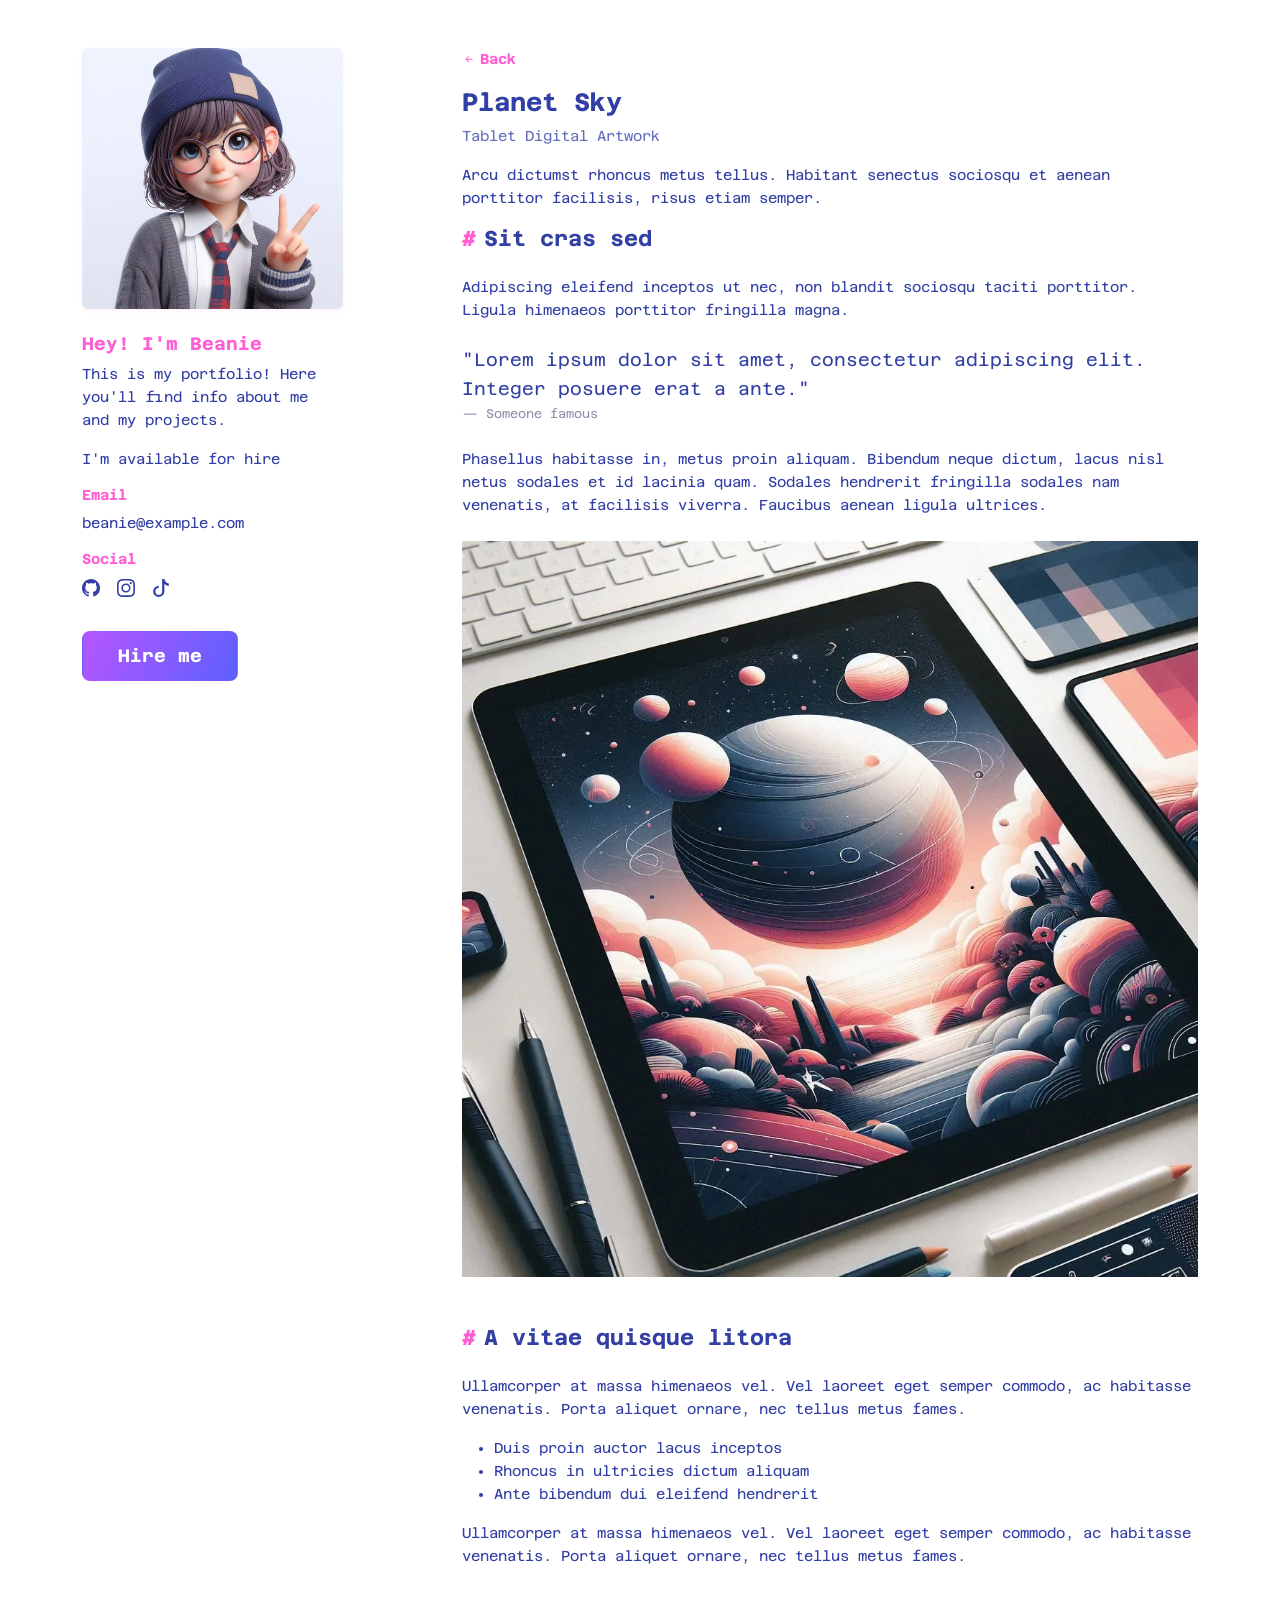
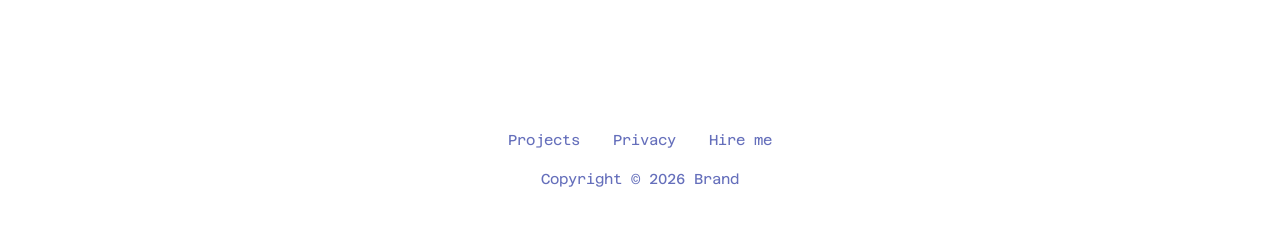
<file: portfolio_2026/projects/project-2.html>
<!DOCTYPE html>
<html data-bs-theme="light" lang="en">

<head>
    <meta charset="utf-8">
    <meta name="viewport" content="width=device-width, initial-scale=1.0, shrink-to-fit=no">
    <title>Planet Sky</title>
    <meta name="description" content="Tablet Digital Artwork">
    <meta property="og:image" content="../assets/img/projects/project2.webp">
    <link rel="stylesheet" href="../assets/bootstrap/css/bootstrap.min.css">
    <link rel="stylesheet" href="../assets/css/styles.min.css">
</head>

<body>
    <section class="my-5">
        <div class="container">
            <div class="row">
                <div class="col-lg-3">
                    <div class="row row-cols-1 row-cols-sm-2 row-cols-lg-1 mb-5 mb-md-3">
                        <div class="col-sm-4"><img class="img-fluid border rounded border-0 shadow-sm mb-4" alt="Profile Image" src="../assets/img/profile.webp"></div>
                        <div class="col-sm-8 order-sm-first order-lg-last">
                            <h3 class="fs-5 fw-bold text-primary">Hey! I'm Beanie</h3>
                            <p>This is my portfolio! Here you'll find info about me and my projects.</p>
                            <p>I'm available for hire</p>
                            <h3 class="fs-6 fw-bold text-primary">Email</h3>
                            <p>beanie@example.com</p>
                            <h3 class="fs-6 fw-bold text-primary">Social</h3>
                            <ul class="list-inline">
                                <li class="list-inline-item"><a class="text-reset" href="#"><svg class="bi bi-github fs-5" xmlns="http://www.w3.org/2000/svg" width="1em" height="1em" fill="currentColor" viewBox="0 0 16 16">
                                            <path d="M8 0C3.58 0 0 3.58 0 8c0 3.54 2.29 6.53 5.47 7.59.4.07.55-.17.55-.38 0-.19-.01-.82-.01-1.49-2.01.37-2.53-.49-2.69-.94-.09-.23-.48-.94-.82-1.13-.28-.15-.68-.52-.01-.53.63-.01 1.08.58 1.23.82.72 1.21 1.87.87 2.33.66.07-.52.28-.87.51-1.07-1.78-.2-3.64-.89-3.64-3.95 0-.87.31-1.59.82-2.15-.08-.2-.36-1.02.08-2.12 0 0 .67-.21 2.2.82.64-.18 1.32-.27 2-.27s1.36.09 2 .27c1.53-1.04 2.2-.82 2.2-.82.44 1.1.16 1.92.08 2.12.51.56.82 1.27.82 2.15 0 3.07-1.87 3.75-3.65 3.95.29.25.54.73.54 1.48 0 1.07-.01 1.93-.01 2.2 0 .21.15.46.55.38A8.01 8.01 0 0 0 16 8c0-4.42-3.58-8-8-8"></path>
                                        </svg></a></li>
                                <li class="list-inline-item"><a class="text-reset" href="#"><svg class="bi bi-instagram fs-5" xmlns="http://www.w3.org/2000/svg" width="1em" height="1em" fill="currentColor" viewBox="0 0 16 16">
                                            <path d="M8 0C5.829 0 5.556.01 4.703.048 3.85.088 3.269.222 2.76.42a3.9 3.9 0 0 0-1.417.923A3.9 3.9 0 0 0 .42 2.76C.222 3.268.087 3.85.048 4.7.01 5.555 0 5.827 0 8.001c0 2.172.01 2.444.048 3.297.04.852.174 1.433.372 1.942.205.526.478.972.923 1.417.444.445.89.719 1.416.923.51.198 1.09.333 1.942.372C5.555 15.99 5.827 16 8 16s2.444-.01 3.298-.048c.851-.04 1.434-.174 1.943-.372a3.9 3.9 0 0 0 1.416-.923c.445-.445.718-.891.923-1.417.197-.509.332-1.09.372-1.942C15.99 10.445 16 10.173 16 8s-.01-2.445-.048-3.299c-.04-.851-.175-1.433-.372-1.941a3.9 3.9 0 0 0-.923-1.417A3.9 3.9 0 0 0 13.24.42c-.51-.198-1.092-.333-1.943-.372C10.443.01 10.172 0 7.998 0zm-.717 1.442h.718c2.136 0 2.389.007 3.232.046.78.035 1.204.166 1.486.275.373.145.64.319.92.599s.453.546.598.92c.11.281.24.705.275 1.485.039.843.047 1.096.047 3.231s-.008 2.389-.047 3.232c-.035.78-.166 1.203-.275 1.485a2.5 2.5 0 0 1-.599.919c-.28.28-.546.453-.92.598-.28.11-.704.24-1.485.276-.843.038-1.096.047-3.232.047s-2.39-.009-3.233-.047c-.78-.036-1.203-.166-1.485-.276a2.5 2.5 0 0 1-.92-.598 2.5 2.5 0 0 1-.6-.92c-.109-.281-.24-.705-.275-1.485-.038-.843-.046-1.096-.046-3.233s.008-2.388.046-3.231c.036-.78.166-1.204.276-1.486.145-.373.319-.64.599-.92s.546-.453.92-.598c.282-.11.705-.24 1.485-.276.738-.034 1.024-.044 2.515-.045zm4.988 1.328a.96.96 0 1 0 0 1.92.96.96 0 0 0 0-1.92m-4.27 1.122a4.109 4.109 0 1 0 0 8.217 4.109 4.109 0 0 0 0-8.217m0 1.441a2.667 2.667 0 1 1 0 5.334 2.667 2.667 0 0 1 0-5.334"></path>
                                        </svg></a></li>
                                <li class="list-inline-item"><a class="text-reset" href="#"><svg class="bi bi-tiktok fs-5" xmlns="http://www.w3.org/2000/svg" width="1em" height="1em" fill="currentColor" viewBox="0 0 16 16">
                                            <path d="M9 0h1.98c.144.715.54 1.617 1.235 2.512C12.895 3.389 13.797 4 15 4v2c-1.753 0-3.07-.814-4-1.829V11a5 5 0 1 1-5-5v2a3 3 0 1 0 3 3z"></path>
                                        </svg></a></li>
                            </ul><a class="btn btn-lg mt-3 btn-primary-dragient" role="button" href="/hire-me.html">Hire me</a>
                        </div>
                    </div>
                </div>
                <div class="col-lg-8 offset-lg-1">
                    <div class="row mb-5">
                        <div class="col"><a class="fw-bold link-primary d-flex align-items-center mb-3 text-decoration-none" href="/"><svg class="bi bi-arrow-left-short me-1" xmlns="http://www.w3.org/2000/svg" width="1em" height="1em" fill="currentColor" viewBox="0 0 16 16">
                                    <path fill-rule="evenodd" d="M12 8a.5.5 0 0 1-.5.5H5.707l2.147 2.146a.5.5 0 0 1-.708.708l-3-3a.5.5 0 0 1 0-.708l3-3a.5.5 0 1 1 .708.708L5.707 7.5H11.5a.5.5 0 0 1 .5.5"></path>
                                </svg>Back</a>
                            <h1 class="fs-3 fw-bold">Planet Sky</h1>
                            <p class="text-muted">Tablet Digital Artwork</p>
                            <p>Arcu dictumst rhoncus metus tellus. Habitant senectus sociosqu et aenean porttitor facilisis, risus etiam semper.</p>
                            <h3 class="fs-4 fw-bold mb-4" id="section-1"><a class="link-primary me-2" href="#section-1">#</a>Sit cras sed</h3>
                            <p>Adipiscing eleifend inceptos ut nec, non blandit sociosqu taciti porttitor. Ligula himenaeos porttitor fringilla magna.</p>
                            <figure class="my-4">
                                <blockquote class="blockquote">
                                    <p class="mb-0">"Lorem ipsum dolor sit amet, consectetur adipiscing elit. Integer posuere erat a ante."</p>
                                </blockquote>
                                <figcaption class="blockquote-footer">Someone famous</figcaption>
                            </figure>
                            <p class="mb-4">Phasellus habitasse in, metus proin aliquam. Bibendum neque dictum, lacus nisl netus sodales et id lacinia quam. Sodales hendrerit fringilla sodales nam venenatis, at facilisis viverra. Faucibus aenean ligula ultrices.</p><img class="img-fluid mb-5" alt="Planet Sky" src="../assets/img/projects/project2.webp">
                            <h3 class="fs-4 fw-bold mb-4" id="section-2"><a class="link-primary me-2" href="#section-2">#</a>A vitae quisque litora</h3>
                            <p>Ullamcorper at massa himenaeos vel. Vel laoreet eget semper commodo, ac habitasse venenatis. Porta aliquet ornare, nec tellus metus fames.</p>
                            <ul>
                                <li>Duis proin auctor lacus inceptos</li>
                                <li>Rhoncus in ultricies dictum aliquam</li>
                                <li>Ante bibendum dui eleifend hendrerit</li>
                            </ul>
                            <p>Ullamcorper at massa himenaeos vel. Vel laoreet eget semper commodo, ac habitasse venenatis. Porta aliquet ornare, nec tellus metus fames.</p>
                        </div>
                    </div>
                </div>
            </div>
        </div>
    </section>
    <footer class="text-center">
        <div class="container text-muted py-4 py-lg-5">
            <ul class="list-inline">
                <li class="list-inline-item me-4"><a href="/">Projects</a></li>
                <li class="list-inline-item me-4"><a href="/privacy.html">Privacy</a></li>
                <li class="list-inline-item"><a href="/hire-me.html">Hire me</a></li>
            </ul>
            <p class="mb-0">Copyright © 2026 Brand</p>
        </div>
    </footer>
    <script src="https://cdn.jsdelivr.net/npm/bootstrap@5.3.8/dist/js/bootstrap.bundle.min.js"></script>
    <script src="../assets/js/script.min.js"></script>
</body>

</html>
</file>
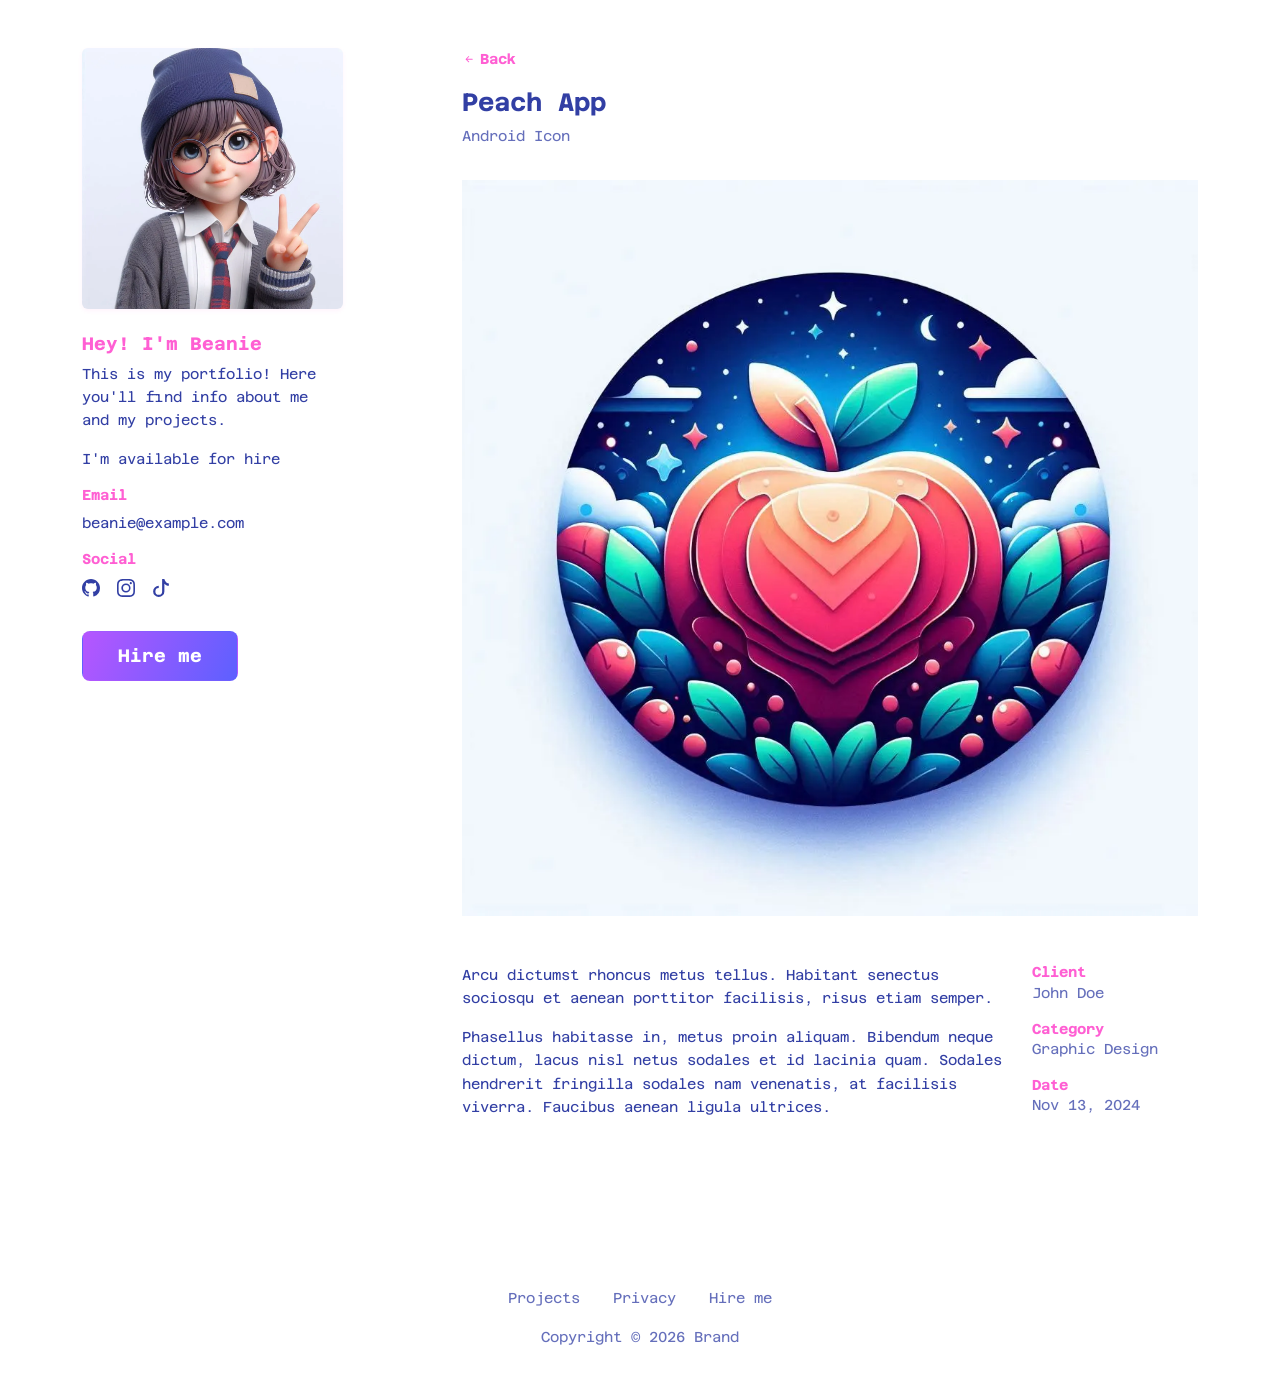
<file: portfolio_2026/projects/project-4.html>
<!DOCTYPE html>
<html data-bs-theme="light" lang="en">

<head>
    <meta charset="utf-8">
    <meta name="viewport" content="width=device-width, initial-scale=1.0, shrink-to-fit=no">
    <title>Peach App</title>
    <meta name="description" content="Android Icon">
    <meta property="og:image" content="../assets/img/projects/project4.webp">
    <link rel="stylesheet" href="../assets/bootstrap/css/bootstrap.min.css">
    <link rel="stylesheet" href="../assets/css/styles.min.css">
</head>

<body>
    <section class="my-5">
        <div class="container">
            <div class="row">
                <div class="col-lg-3">
                    <div class="row row-cols-1 row-cols-sm-2 row-cols-lg-1 mb-5 mb-md-3">
                        <div class="col-sm-4"><img class="img-fluid border rounded border-0 shadow-sm mb-4" alt="Profile Image" src="../assets/img/profile.webp"></div>
                        <div class="col-sm-8 order-sm-first order-lg-last">
                            <h3 class="fs-5 fw-bold text-primary">Hey! I'm Beanie</h3>
                            <p>This is my portfolio! Here you'll find info about me and my projects.</p>
                            <p>I'm available for hire</p>
                            <h3 class="fs-6 fw-bold text-primary">Email</h3>
                            <p>beanie@example.com</p>
                            <h3 class="fs-6 fw-bold text-primary">Social</h3>
                            <ul class="list-inline">
                                <li class="list-inline-item"><a class="text-reset" href="#"><svg class="bi bi-github fs-5" xmlns="http://www.w3.org/2000/svg" width="1em" height="1em" fill="currentColor" viewBox="0 0 16 16">
                                            <path d="M8 0C3.58 0 0 3.58 0 8c0 3.54 2.29 6.53 5.47 7.59.4.07.55-.17.55-.38 0-.19-.01-.82-.01-1.49-2.01.37-2.53-.49-2.69-.94-.09-.23-.48-.94-.82-1.13-.28-.15-.68-.52-.01-.53.63-.01 1.08.58 1.23.82.72 1.21 1.87.87 2.33.66.07-.52.28-.87.51-1.07-1.78-.2-3.64-.89-3.64-3.95 0-.87.31-1.59.82-2.15-.08-.2-.36-1.02.08-2.12 0 0 .67-.21 2.2.82.64-.18 1.32-.27 2-.27s1.36.09 2 .27c1.53-1.04 2.2-.82 2.2-.82.44 1.1.16 1.92.08 2.12.51.56.82 1.27.82 2.15 0 3.07-1.87 3.75-3.65 3.95.29.25.54.73.54 1.48 0 1.07-.01 1.93-.01 2.2 0 .21.15.46.55.38A8.01 8.01 0 0 0 16 8c0-4.42-3.58-8-8-8"></path>
                                        </svg></a></li>
                                <li class="list-inline-item"><a class="text-reset" href="#"><svg class="bi bi-instagram fs-5" xmlns="http://www.w3.org/2000/svg" width="1em" height="1em" fill="currentColor" viewBox="0 0 16 16">
                                            <path d="M8 0C5.829 0 5.556.01 4.703.048 3.85.088 3.269.222 2.76.42a3.9 3.9 0 0 0-1.417.923A3.9 3.9 0 0 0 .42 2.76C.222 3.268.087 3.85.048 4.7.01 5.555 0 5.827 0 8.001c0 2.172.01 2.444.048 3.297.04.852.174 1.433.372 1.942.205.526.478.972.923 1.417.444.445.89.719 1.416.923.51.198 1.09.333 1.942.372C5.555 15.99 5.827 16 8 16s2.444-.01 3.298-.048c.851-.04 1.434-.174 1.943-.372a3.9 3.9 0 0 0 1.416-.923c.445-.445.718-.891.923-1.417.197-.509.332-1.09.372-1.942C15.99 10.445 16 10.173 16 8s-.01-2.445-.048-3.299c-.04-.851-.175-1.433-.372-1.941a3.9 3.9 0 0 0-.923-1.417A3.9 3.9 0 0 0 13.24.42c-.51-.198-1.092-.333-1.943-.372C10.443.01 10.172 0 7.998 0zm-.717 1.442h.718c2.136 0 2.389.007 3.232.046.78.035 1.204.166 1.486.275.373.145.64.319.92.599s.453.546.598.92c.11.281.24.705.275 1.485.039.843.047 1.096.047 3.231s-.008 2.389-.047 3.232c-.035.78-.166 1.203-.275 1.485a2.5 2.5 0 0 1-.599.919c-.28.28-.546.453-.92.598-.28.11-.704.24-1.485.276-.843.038-1.096.047-3.232.047s-2.39-.009-3.233-.047c-.78-.036-1.203-.166-1.485-.276a2.5 2.5 0 0 1-.92-.598 2.5 2.5 0 0 1-.6-.92c-.109-.281-.24-.705-.275-1.485-.038-.843-.046-1.096-.046-3.233s.008-2.388.046-3.231c.036-.78.166-1.204.276-1.486.145-.373.319-.64.599-.92s.546-.453.92-.598c.282-.11.705-.24 1.485-.276.738-.034 1.024-.044 2.515-.045zm4.988 1.328a.96.96 0 1 0 0 1.92.96.96 0 0 0 0-1.92m-4.27 1.122a4.109 4.109 0 1 0 0 8.217 4.109 4.109 0 0 0 0-8.217m0 1.441a2.667 2.667 0 1 1 0 5.334 2.667 2.667 0 0 1 0-5.334"></path>
                                        </svg></a></li>
                                <li class="list-inline-item"><a class="text-reset" href="#"><svg class="bi bi-tiktok fs-5" xmlns="http://www.w3.org/2000/svg" width="1em" height="1em" fill="currentColor" viewBox="0 0 16 16">
                                            <path d="M9 0h1.98c.144.715.54 1.617 1.235 2.512C12.895 3.389 13.797 4 15 4v2c-1.753 0-3.07-.814-4-1.829V11a5 5 0 1 1-5-5v2a3 3 0 1 0 3 3z"></path>
                                        </svg></a></li>
                            </ul><a class="btn btn-lg mt-3 btn-primary-dragient" role="button" href="/hire-me.html">Hire me</a>
                        </div>
                    </div>
                </div>
                <div class="col-lg-8 offset-lg-1">
                    <div class="row mb-5">
                        <div class="col"><a class="fw-bold link-primary d-flex align-items-center mb-3 text-decoration-none" href="/"><svg class="bi bi-arrow-left-short me-1" xmlns="http://www.w3.org/2000/svg" width="1em" height="1em" fill="currentColor" viewBox="0 0 16 16">
                                    <path fill-rule="evenodd" d="M12 8a.5.5 0 0 1-.5.5H5.707l2.147 2.146a.5.5 0 0 1-.708.708l-3-3a.5.5 0 0 1 0-.708l3-3a.5.5 0 1 1 .708.708L5.707 7.5H11.5a.5.5 0 0 1 .5.5"></path>
                                </svg>Back</a>
                            <h1 class="fs-3 fw-bold">Peach App</h1>
                            <p class="text-muted">Android Icon</p><img class="img-fluid mt-md-3 my-5" alt="Peach App" src="../assets/img/projects/project4.webp">
                            <div class="row">
                                <div class="col-md-9">
                                    <p>Arcu dictumst rhoncus metus tellus. Habitant senectus sociosqu et aenean porttitor facilisis, risus etiam semper.</p>
                                    <p class="mb-4">Phasellus habitasse in, metus proin aliquam. Bibendum neque dictum, lacus nisl netus sodales et id lacinia quam. Sodales hendrerit fringilla sodales nam venenatis, at facilisis viverra. Faucibus aenean ligula ultrices.</p>
                                </div>
                                <div class="col">
                                    <div class="row row-cols-2 row-cols-sm-3 row-cols-md-1">
                                        <div class="col">
                                            <h3 class="fs-6 fw-bold text-primary mb-0">Client</h3>
                                            <p class="text-muted">John Doe</p>
                                        </div>
                                        <div class="col">
                                            <h3 class="fs-6 fw-bold text-primary mb-0">Category</h3>
                                            <p class="text-muted">Graphic Design</p>
                                        </div>
                                        <div class="col">
                                            <h3 class="fs-6 fw-bold text-primary mb-0">Date</h3><time class="text-muted" datetime="2024-11-13">Nov 13, 2024</time>
                                        </div>
                                    </div>
                                </div>
                            </div>
                        </div>
                    </div>
                </div>
            </div>
        </div>
    </section>
    <footer class="text-center">
        <div class="container text-muted py-4 py-lg-5">
            <ul class="list-inline">
                <li class="list-inline-item me-4"><a href="/">Projects</a></li>
                <li class="list-inline-item me-4"><a href="/privacy.html">Privacy</a></li>
                <li class="list-inline-item"><a href="/hire-me.html">Hire me</a></li>
            </ul>
            <p class="mb-0">Copyright © 2026 Brand</p>
        </div>
    </footer>
    <script src="https://cdn.jsdelivr.net/npm/bootstrap@5.3.8/dist/js/bootstrap.bundle.min.js"></script>
    <script src="../assets/js/script.min.js"></script>
</body>

</html>
</file>
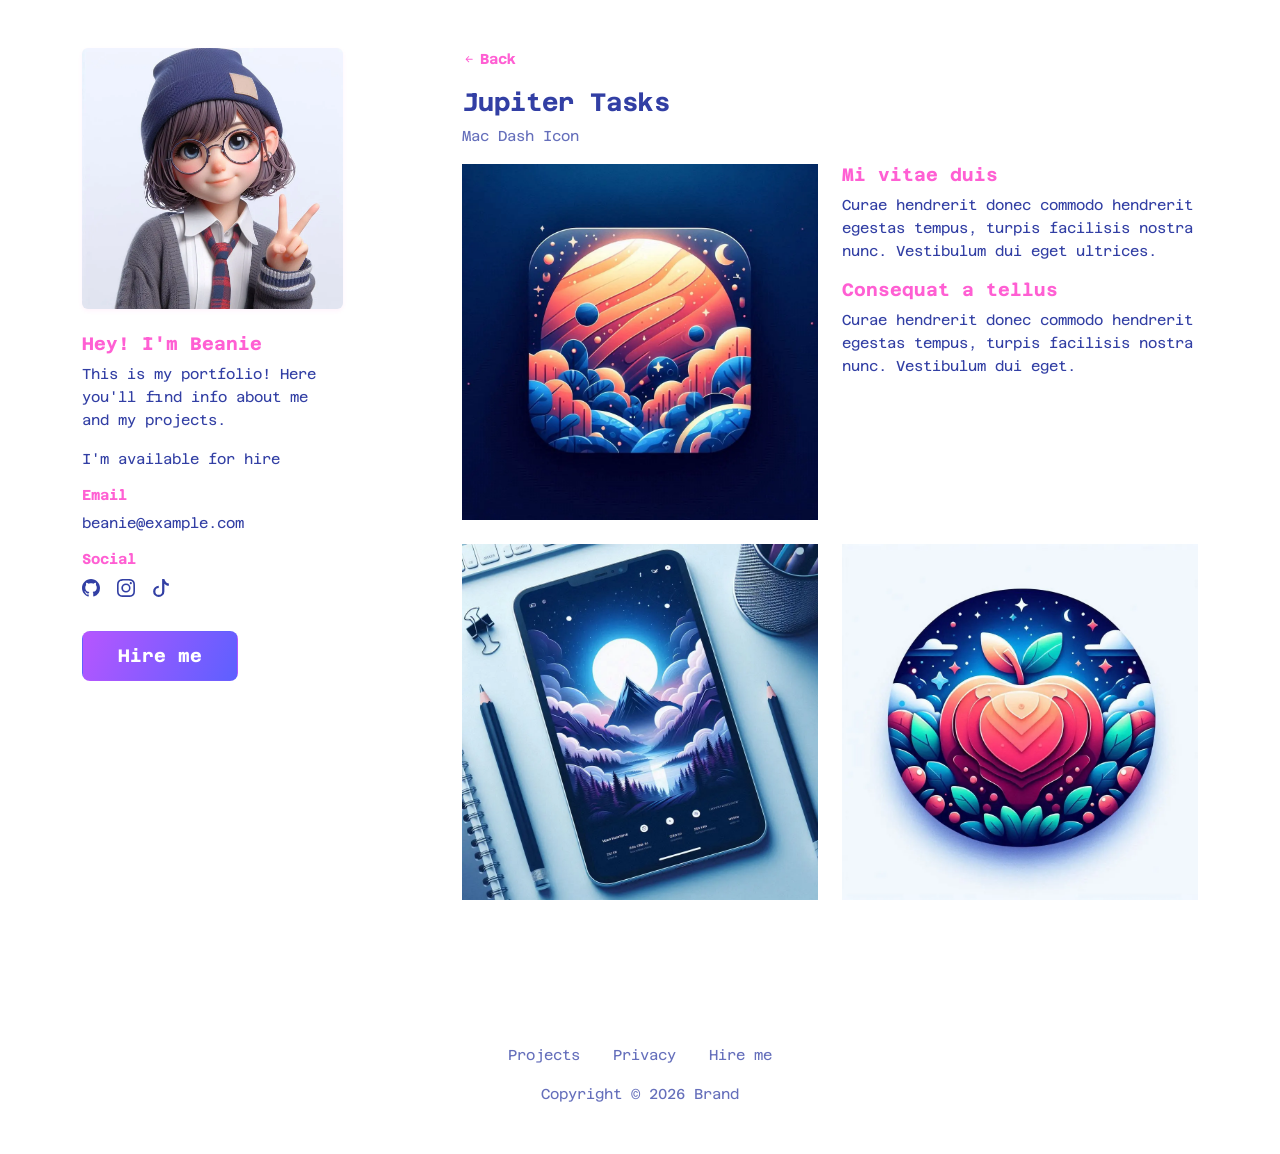
<file: portfolio_2026/projects/project-5.html>
<!DOCTYPE html>
<html data-bs-theme="light" lang="en">

<head>
    <meta charset="utf-8">
    <meta name="viewport" content="width=device-width, initial-scale=1.0, shrink-to-fit=no">
    <title>Jupiter Tasks</title>
    <meta name="description" content="Mac Dash Icon">
    <meta property="og:image" content="../assets/img/projects/project5.webp">
    <link rel="stylesheet" href="../assets/bootstrap/css/bootstrap.min.css">
    <link rel="stylesheet" href="../assets/css/styles.min.css">
</head>

<body>
    <section class="my-5">
        <div class="container">
            <div class="row">
                <div class="col-lg-3">
                    <div class="row row-cols-1 row-cols-sm-2 row-cols-lg-1 mb-5 mb-md-3">
                        <div class="col-sm-4"><img class="img-fluid border rounded border-0 shadow-sm mb-4" alt="Profile Image" src="../assets/img/profile.webp"></div>
                        <div class="col-sm-8 order-sm-first order-lg-last">
                            <h3 class="fs-5 fw-bold text-primary">Hey! I'm Beanie</h3>
                            <p>This is my portfolio! Here you'll find info about me and my projects.</p>
                            <p>I'm available for hire</p>
                            <h3 class="fs-6 fw-bold text-primary">Email</h3>
                            <p>beanie@example.com</p>
                            <h3 class="fs-6 fw-bold text-primary">Social</h3>
                            <ul class="list-inline">
                                <li class="list-inline-item"><a class="text-reset" href="#"><svg class="bi bi-github fs-5" xmlns="http://www.w3.org/2000/svg" width="1em" height="1em" fill="currentColor" viewBox="0 0 16 16">
                                            <path d="M8 0C3.58 0 0 3.58 0 8c0 3.54 2.29 6.53 5.47 7.59.4.07.55-.17.55-.38 0-.19-.01-.82-.01-1.49-2.01.37-2.53-.49-2.69-.94-.09-.23-.48-.94-.82-1.13-.28-.15-.68-.52-.01-.53.63-.01 1.08.58 1.23.82.72 1.21 1.87.87 2.33.66.07-.52.28-.87.51-1.07-1.78-.2-3.64-.89-3.64-3.95 0-.87.31-1.59.82-2.15-.08-.2-.36-1.02.08-2.12 0 0 .67-.21 2.2.82.64-.18 1.32-.27 2-.27s1.36.09 2 .27c1.53-1.04 2.2-.82 2.2-.82.44 1.1.16 1.92.08 2.12.51.56.82 1.27.82 2.15 0 3.07-1.87 3.75-3.65 3.95.29.25.54.73.54 1.48 0 1.07-.01 1.93-.01 2.2 0 .21.15.46.55.38A8.01 8.01 0 0 0 16 8c0-4.42-3.58-8-8-8"></path>
                                        </svg></a></li>
                                <li class="list-inline-item"><a class="text-reset" href="#"><svg class="bi bi-instagram fs-5" xmlns="http://www.w3.org/2000/svg" width="1em" height="1em" fill="currentColor" viewBox="0 0 16 16">
                                            <path d="M8 0C5.829 0 5.556.01 4.703.048 3.85.088 3.269.222 2.76.42a3.9 3.9 0 0 0-1.417.923A3.9 3.9 0 0 0 .42 2.76C.222 3.268.087 3.85.048 4.7.01 5.555 0 5.827 0 8.001c0 2.172.01 2.444.048 3.297.04.852.174 1.433.372 1.942.205.526.478.972.923 1.417.444.445.89.719 1.416.923.51.198 1.09.333 1.942.372C5.555 15.99 5.827 16 8 16s2.444-.01 3.298-.048c.851-.04 1.434-.174 1.943-.372a3.9 3.9 0 0 0 1.416-.923c.445-.445.718-.891.923-1.417.197-.509.332-1.09.372-1.942C15.99 10.445 16 10.173 16 8s-.01-2.445-.048-3.299c-.04-.851-.175-1.433-.372-1.941a3.9 3.9 0 0 0-.923-1.417A3.9 3.9 0 0 0 13.24.42c-.51-.198-1.092-.333-1.943-.372C10.443.01 10.172 0 7.998 0zm-.717 1.442h.718c2.136 0 2.389.007 3.232.046.78.035 1.204.166 1.486.275.373.145.64.319.92.599s.453.546.598.92c.11.281.24.705.275 1.485.039.843.047 1.096.047 3.231s-.008 2.389-.047 3.232c-.035.78-.166 1.203-.275 1.485a2.5 2.5 0 0 1-.599.919c-.28.28-.546.453-.92.598-.28.11-.704.24-1.485.276-.843.038-1.096.047-3.232.047s-2.39-.009-3.233-.047c-.78-.036-1.203-.166-1.485-.276a2.5 2.5 0 0 1-.92-.598 2.5 2.5 0 0 1-.6-.92c-.109-.281-.24-.705-.275-1.485-.038-.843-.046-1.096-.046-3.233s.008-2.388.046-3.231c.036-.78.166-1.204.276-1.486.145-.373.319-.64.599-.92s.546-.453.92-.598c.282-.11.705-.24 1.485-.276.738-.034 1.024-.044 2.515-.045zm4.988 1.328a.96.96 0 1 0 0 1.92.96.96 0 0 0 0-1.92m-4.27 1.122a4.109 4.109 0 1 0 0 8.217 4.109 4.109 0 0 0 0-8.217m0 1.441a2.667 2.667 0 1 1 0 5.334 2.667 2.667 0 0 1 0-5.334"></path>
                                        </svg></a></li>
                                <li class="list-inline-item"><a class="text-reset" href="#"><svg class="bi bi-tiktok fs-5" xmlns="http://www.w3.org/2000/svg" width="1em" height="1em" fill="currentColor" viewBox="0 0 16 16">
                                            <path d="M9 0h1.98c.144.715.54 1.617 1.235 2.512C12.895 3.389 13.797 4 15 4v2c-1.753 0-3.07-.814-4-1.829V11a5 5 0 1 1-5-5v2a3 3 0 1 0 3 3z"></path>
                                        </svg></a></li>
                            </ul><a class="btn btn-lg mt-3 btn-primary-dragient" role="button" href="/hire-me.html">Hire me</a>
                        </div>
                    </div>
                </div>
                <div class="col-lg-8 offset-lg-1">
                    <div class="row mb-5">
                        <div class="col"><a class="fw-bold link-primary d-flex align-items-center mb-3 text-decoration-none" href="/"><svg class="bi bi-arrow-left-short me-1" xmlns="http://www.w3.org/2000/svg" width="1em" height="1em" fill="currentColor" viewBox="0 0 16 16">
                                    <path fill-rule="evenodd" d="M12 8a.5.5 0 0 1-.5.5H5.707l2.147 2.146a.5.5 0 0 1-.708.708l-3-3a.5.5 0 0 1 0-.708l3-3a.5.5 0 1 1 .708.708L5.707 7.5H11.5a.5.5 0 0 1 .5.5"></path>
                                </svg>Back</a>
                            <h1 class="fs-3 fw-bold">Jupiter Tasks</h1>
                            <p class="text-muted">Mac Dash Icon</p>
                            <div class="row gy-2 gy-md-4 row-cols-1 row-cols-md-2" style="max-width: 800px;">
                                <div class="col order-md-first"><img class="img-fluid" alt="Jupiter Tasks" src="../assets/img/projects/project5.webp"></div>
                                <div class="col d-md-flex order-first justify-content-md-start order-md-1">
                                    <div>
                                        <h3 class="fs-5 fw-bold text-primary">Mi vitae duis</h3>
                                        <p>Curae hendrerit donec commodo hendrerit egestas tempus, turpis facilisis nostra nunc. Vestibulum dui eget ultrices.</p>
                                        <h3 class="fs-5 fw-bold text-primary">Consequat a tellus</h3>
                                        <p>Curae hendrerit donec commodo hendrerit egestas tempus, turpis facilisis nostra nunc. Vestibulum dui eget.</p>
                                    </div>
                                </div>
                                <div class="col order-md-2"><img class="img-fluid" alt="The peak iOS mockup" src="../assets/img/projects/project1.webp"></div>
                                <div class="col order-md-2"><img class="img-fluid" alt="Peach App" src="../assets/img/projects/project4.webp"></div>
                            </div>
                        </div>
                    </div>
                </div>
            </div>
        </div>
    </section>
    <footer class="text-center">
        <div class="container text-muted py-4 py-lg-5">
            <ul class="list-inline">
                <li class="list-inline-item me-4"><a href="/">Projects</a></li>
                <li class="list-inline-item me-4"><a href="/privacy.html">Privacy</a></li>
                <li class="list-inline-item"><a href="/hire-me.html">Hire me</a></li>
            </ul>
            <p class="mb-0">Copyright © 2026 Brand</p>
        </div>
    </footer>
    <script src="https://cdn.jsdelivr.net/npm/bootstrap@5.3.8/dist/js/bootstrap.bundle.min.js"></script>
    <script src="../assets/js/script.min.js"></script>
</body>

</html>
</file>
<file: assets/css/styles.min.css>
@font-face{font-family:'Azeret Mono';src:url(../../assets/fonts/Azeret%20Mono-3e0d0457a13f8279cf294b96faa3bd21.woff2) format('woff2');font-weight:300;font-style:italic;font-display:swap;unicode-range:U+0100-02BA,U+02BD-02C5,U+02C7-02CC,U+02CE-02D7,U+02DD-02FF,U+0304,U+0308,U+0329,U+1D00-1DBF,U+1E00-1E9F,U+1EF2-1EFF,U+2020,U+20A0-20AB,U+20AD-20C0,U+2113,U+2C60-2C7F,U+A720-A7FF}@font-face{font-family:'Azeret Mono';src:url(../../assets/fonts/Azeret%20Mono-505ac56407bdf399592cce21226a5c5d.woff2) format('woff2');font-weight:300;font-style:italic;font-display:swap;unicode-range:U+0000-00FF,U+0131,U+0152-0153,U+02BB-02BC,U+02C6,U+02DA,U+02DC,U+0304,U+0308,U+0329,U+2000-206F,U+20AC,U+2122,U+2191,U+2193,U+2212,U+2215,U+FEFF,U+FFFD}@font-face{font-family:'Azeret Mono';src:url(../../assets/fonts/Azeret%20Mono-3e0d0457a13f8279cf294b96faa3bd21.woff2) format('woff2');font-weight:400;font-style:italic;font-display:swap;unicode-range:U+0100-02BA,U+02BD-02C5,U+02C7-02CC,U+02CE-02D7,U+02DD-02FF,U+0304,U+0308,U+0329,U+1D00-1DBF,U+1E00-1E9F,U+1EF2-1EFF,U+2020,U+20A0-20AB,U+20AD-20C0,U+2113,U+2C60-2C7F,U+A720-A7FF}@font-face{font-family:'Azeret Mono';src:url(../../assets/fonts/Azeret%20Mono-505ac56407bdf399592cce21226a5c5d.woff2) format('woff2');font-weight:400;font-style:italic;font-display:swap;unicode-range:U+0000-00FF,U+0131,U+0152-0153,U+02BB-02BC,U+02C6,U+02DA,U+02DC,U+0304,U+0308,U+0329,U+2000-206F,U+20AC,U+2122,U+2191,U+2193,U+2212,U+2215,U+FEFF,U+FFFD}@font-face{font-family:'Azeret Mono';src:url(../../assets/fonts/Azeret%20Mono-3e0d0457a13f8279cf294b96faa3bd21.woff2) format('woff2');font-weight:600;font-style:italic;font-display:swap;unicode-range:U+0100-02BA,U+02BD-02C5,U+02C7-02CC,U+02CE-02D7,U+02DD-02FF,U+0304,U+0308,U+0329,U+1D00-1DBF,U+1E00-1E9F,U+1EF2-1EFF,U+2020,U+20A0-20AB,U+20AD-20C0,U+2113,U+2C60-2C7F,U+A720-A7FF}@font-face{font-family:'Azeret Mono';src:url(../../assets/fonts/Azeret%20Mono-505ac56407bdf399592cce21226a5c5d.woff2) format('woff2');font-weight:600;font-style:italic;font-display:swap;unicode-range:U+0000-00FF,U+0131,U+0152-0153,U+02BB-02BC,U+02C6,U+02DA,U+02DC,U+0304,U+0308,U+0329,U+2000-206F,U+20AC,U+2122,U+2191,U+2193,U+2212,U+2215,U+FEFF,U+FFFD}@font-face{font-family:'Azeret Mono';src:url(../../assets/fonts/Azeret%20Mono-3e0d0457a13f8279cf294b96faa3bd21.woff2) format('woff2');font-weight:700;font-style:italic;font-display:swap;unicode-range:U+0100-02BA,U+02BD-02C5,U+02C7-02CC,U+02CE-02D7,U+02DD-02FF,U+0304,U+0308,U+0329,U+1D00-1DBF,U+1E00-1E9F,U+1EF2-1EFF,U+2020,U+20A0-20AB,U+20AD-20C0,U+2113,U+2C60-2C7F,U+A720-A7FF}@font-face{font-family:'Azeret Mono';src:url(../../assets/fonts/Azeret%20Mono-505ac56407bdf399592cce21226a5c5d.woff2) format('woff2');font-weight:700;font-style:italic;font-display:swap;unicode-range:U+0000-00FF,U+0131,U+0152-0153,U+02BB-02BC,U+02C6,U+02DA,U+02DC,U+0304,U+0308,U+0329,U+2000-206F,U+20AC,U+2122,U+2191,U+2193,U+2212,U+2215,U+FEFF,U+FFFD}@font-face{font-family:'Azeret Mono';src:url(../../assets/fonts/Azeret%20Mono-3e0d0457a13f8279cf294b96faa3bd21.woff2) format('woff2');font-weight:800;font-style:italic;font-display:swap;unicode-range:U+0100-02BA,U+02BD-02C5,U+02C7-02CC,U+02CE-02D7,U+02DD-02FF,U+0304,U+0308,U+0329,U+1D00-1DBF,U+1E00-1E9F,U+1EF2-1EFF,U+2020,U+20A0-20AB,U+20AD-20C0,U+2113,U+2C60-2C7F,U+A720-A7FF}@font-face{font-family:'Azeret Mono';src:url(../../assets/fonts/Azeret%20Mono-505ac56407bdf399592cce21226a5c5d.woff2) format('woff2');font-weight:800;font-style:italic;font-display:swap;unicode-range:U+0000-00FF,U+0131,U+0152-0153,U+02BB-02BC,U+02C6,U+02DA,U+02DC,U+0304,U+0308,U+0329,U+2000-206F,U+20AC,U+2122,U+2191,U+2193,U+2212,U+2215,U+FEFF,U+FFFD}@font-face{font-family:'Azeret Mono';src:url(../../assets/fonts/Azeret%20Mono-ac709b43bcb534a053f2e35a5ac8d73a.woff2) format('woff2');font-weight:300;font-style:normal;font-display:swap;unicode-range:U+0100-02BA,U+02BD-02C5,U+02C7-02CC,U+02CE-02D7,U+02DD-02FF,U+0304,U+0308,U+0329,U+1D00-1DBF,U+1E00-1E9F,U+1EF2-1EFF,U+2020,U+20A0-20AB,U+20AD-20C0,U+2113,U+2C60-2C7F,U+A720-A7FF}@font-face{font-family:'Azeret Mono';src:url(../../assets/fonts/Azeret%20Mono-7b025429892a054340439c4474510951.woff2) format('woff2');font-weight:300;font-style:normal;font-display:swap;unicode-range:U+0000-00FF,U+0131,U+0152-0153,U+02BB-02BC,U+02C6,U+02DA,U+02DC,U+0304,U+0308,U+0329,U+2000-206F,U+20AC,U+2122,U+2191,U+2193,U+2212,U+2215,U+FEFF,U+FFFD}@font-face{font-family:'Azeret Mono';src:url(../../assets/fonts/Azeret%20Mono-ac709b43bcb534a053f2e35a5ac8d73a.woff2) format('woff2');font-weight:400;font-style:normal;font-display:swap;unicode-range:U+0100-02BA,U+02BD-02C5,U+02C7-02CC,U+02CE-02D7,U+02DD-02FF,U+0304,U+0308,U+0329,U+1D00-1DBF,U+1E00-1E9F,U+1EF2-1EFF,U+2020,U+20A0-20AB,U+20AD-20C0,U+2113,U+2C60-2C7F,U+A720-A7FF}@font-face{font-family:'Azeret Mono';src:url(../../assets/fonts/Azeret%20Mono-7b025429892a054340439c4474510951.woff2) format('woff2');font-weight:400;font-style:normal;font-display:swap;unicode-range:U+0000-00FF,U+0131,U+0152-0153,U+02BB-02BC,U+02C6,U+02DA,U+02DC,U+0304,U+0308,U+0329,U+2000-206F,U+20AC,U+2122,U+2191,U+2193,U+2212,U+2215,U+FEFF,U+FFFD}@font-face{font-family:'Azeret Mono';src:url(../../assets/fonts/Azeret%20Mono-ac709b43bcb534a053f2e35a5ac8d73a.woff2) format('woff2');font-weight:600;font-style:normal;font-display:swap;unicode-range:U+0100-02BA,U+02BD-02C5,U+02C7-02CC,U+02CE-02D7,U+02DD-02FF,U+0304,U+0308,U+0329,U+1D00-1DBF,U+1E00-1E9F,U+1EF2-1EFF,U+2020,U+20A0-20AB,U+20AD-20C0,U+2113,U+2C60-2C7F,U+A720-A7FF}@font-face{font-family:'Azeret Mono';src:url(../../assets/fonts/Azeret%20Mono-7b025429892a054340439c4474510951.woff2) format('woff2');font-weight:600;font-style:normal;font-display:swap;unicode-range:U+0000-00FF,U+0131,U+0152-0153,U+02BB-02BC,U+02C6,U+02DA,U+02DC,U+0304,U+0308,U+0329,U+2000-206F,U+20AC,U+2122,U+2191,U+2193,U+2212,U+2215,U+FEFF,U+FFFD}@font-face{font-family:'Azeret Mono';src:url(../../assets/fonts/Azeret%20Mono-ac709b43bcb534a053f2e35a5ac8d73a.woff2) format('woff2');font-weight:700;font-style:normal;font-display:swap;unicode-range:U+0100-02BA,U+02BD-02C5,U+02C7-02CC,U+02CE-02D7,U+02DD-02FF,U+0304,U+0308,U+0329,U+1D00-1DBF,U+1E00-1E9F,U+1EF2-1EFF,U+2020,U+20A0-20AB,U+20AD-20C0,U+2113,U+2C60-2C7F,U+A720-A7FF}@font-face{font-family:'Azeret Mono';src:url(../../assets/fonts/Azeret%20Mono-7b025429892a054340439c4474510951.woff2) format('woff2');font-weight:700;font-style:normal;font-display:swap;unicode-range:U+0000-00FF,U+0131,U+0152-0153,U+02BB-02BC,U+02C6,U+02DA,U+02DC,U+0304,U+0308,U+0329,U+2000-206F,U+20AC,U+2122,U+2191,U+2193,U+2212,U+2215,U+FEFF,U+FFFD}@font-face{font-family:'Azeret Mono';src:url(../../assets/fonts/Azeret%20Mono-ac709b43bcb534a053f2e35a5ac8d73a.woff2) format('woff2');font-weight:800;font-style:normal;font-display:swap;unicode-range:U+0100-02BA,U+02BD-02C5,U+02C7-02CC,U+02CE-02D7,U+02DD-02FF,U+0304,U+0308,U+0329,U+1D00-1DBF,U+1E00-1E9F,U+1EF2-1EFF,U+2020,U+20A0-20AB,U+20AD-20C0,U+2113,U+2C60-2C7F,U+A720-A7FF}@font-face{font-family:'Azeret Mono';src:url(../../assets/fonts/Azeret%20Mono-7b025429892a054340439c4474510951.woff2) format('woff2');font-weight:800;font-style:normal;font-display:swap;unicode-range:U+0000-00FF,U+0131,U+0152-0153,U+02BB-02BC,U+02C6,U+02DA,U+02DC,U+0304,U+0308,U+0329,U+2000-206F,U+20AC,U+2122,U+2191,U+2193,U+2212,U+2215,U+FEFF,U+FFFD}#baguetteBox-overlay{display:none;opacity:0;position:fixed;overflow:hidden;top:0;left:0;width:100%;height:100%;z-index:1000000;background-color:rgba(0,0,0,.8);-webkit-transition:opacity .5s;transition:opacity .5s}#baguetteBox-overlay.visible{opacity:1}#baguetteBox-overlay .full-image{display:inline-block;position:relative;width:100%;height:100%;text-align:center}#baguetteBox-overlay .full-image figure{display:inline;margin:0;height:100%}#baguetteBox-overlay .full-image img{display:inline-block;width:auto;height:auto;max-height:100%;max-width:100%;vertical-align:middle;-webkit-box-shadow:0 0 8px rgba(0,0,0,.6);-moz-box-shadow:0 0 8px rgba(0,0,0,.6);box-shadow:0 0 8px rgba(0,0,0,.6)}#baguetteBox-overlay .full-image figcaption{display:block;position:absolute;bottom:0;width:100%;text-align:center;line-height:1.8;white-space:normal;color:#ccc;background-color:rgba(0,0,0,.6);font-family:sans-serif}#baguetteBox-overlay .full-image:before{content:"";display:inline-block;height:50%;width:1px;margin-right:-1px}#baguetteBox-slider{position:absolute;left:0;top:0;height:100%;width:100%;white-space:nowrap;-webkit-transition:left .4s,-webkit-transform .4s;transition:left .4s,transform .4s,-webkit-transform .4s,-moz-transform .4s}#baguetteBox-slider.bounce-from-right{-webkit-animation:.4s ease-out bounceFromRight;animation:.4s ease-out bounceFromRight}#baguetteBox-slider.bounce-from-left{-webkit-animation:.4s ease-out bounceFromLeft;animation:.4s ease-out bounceFromLeft}@keyframes bounceFromRight{0%,100%{margin-left:0}50%{margin-left:-30px}}@keyframes bounceFromLeft{0%,100%{margin-left:0}50%{margin-left:30px}}.baguetteBox-button#next-button,.baguetteBox-button#previous-button{top:50%;top:calc(50% - 30px);width:44px;height:60px}.baguetteBox-button{position:absolute;cursor:pointer;outline:0;padding:0;margin:0;border:0;-moz-border-radius:15%;border-radius:15%;background-color:rgba(50,50,50,.5);color:#ddd;font:1.6em sans-serif;-webkit-transition:background-color .4s;transition:background-color .4s}.baguetteBox-button:focus,.baguetteBox-button:hover{background-color:rgba(50,50,50,.9)}.baguetteBox-button#next-button{right:2%}.baguetteBox-button#previous-button{left:2%}.baguetteBox-button#close-button{top:20px;right:2%;right:calc(2% + 6px);width:30px;height:30px}.baguetteBox-button svg{position:absolute;left:0;top:0}.baguetteBox-spinner{width:40px;height:40px;display:inline-block;position:absolute;top:50%;left:50%;margin-top:-20px;margin-left:-20px}.baguetteBox-double-bounce1,.baguetteBox-double-bounce2{width:100%;height:100%;-moz-border-radius:50%;border-radius:50%;background-color:#fff;opacity:.6;position:absolute;top:0;left:0;-webkit-animation:2s ease-in-out infinite bounce;animation:2s ease-in-out infinite bounce}.baguetteBox-double-bounce2{-webkit-animation-delay:-1s;animation-delay:-1s}@keyframes bounce{0%,100%{-webkit-transform:scale(0);-moz-transform:scale(0);transform:scale(0)}50%{-webkit-transform:scale(1);-moz-transform:scale(1);transform:scale(1)}}
:root, [data-bs-theme='light'] { --bs-primary: #003366; --bs-primary-rgb: 0, 51, 102; --bs-body-color: #111820; --bs-heading-color: #0b132b; --bs-link-color: #004080; --bs-link-hover-color: #002244; } .text-primary { color: var(--bs-primary) !important; } .bg-primary-subtle { background-color: #e6f0fa !important; } .text-muted { color: #4d5c6f !important; } body, p, li { color: #111820; }
.btn-primary { background-color: var(--bs-primary) !important; border-color: var(--bs-primary) !important; color: #ffffff !important; }
.btn-primary:hover, .btn-primary:active, .btn-primary:focus { background-color: #002244 !important; border-color: #002244 !important; color: #ffffff !important; }
.btn-outline-primary { color: var(--bs-primary) !important; border-color: var(--bs-primary) !important; }
.btn-outline-primary:hover, .btn-outline-primary:active, .btn-outline-primary:focus { background-color: var(--bs-primary) !important; color: #ffffff !important; }
.link-primary { color: var(--bs-primary) !important; }
.link-primary:hover { color: #002244 !important; }
.card-img-overlay, .card-img-overlay p, .card-img-overlay h4, .project-item:hover p, .project-item:hover h4 { color: #ffffff !important; text-shadow: 1px 1px 4px rgba(0,0,0,0.8); }
</file>
<file: portfolio_2026/assets/css/styles.min.css>
@font-face{font-family:'Azeret Mono';src:url(../../assets/fonts/Azeret%20Mono-3e0d0457a13f8279cf294b96faa3bd21.woff2) format('woff2');font-weight:300;font-style:italic;font-display:swap;unicode-range:U+0100-02BA,U+02BD-02C5,U+02C7-02CC,U+02CE-02D7,U+02DD-02FF,U+0304,U+0308,U+0329,U+1D00-1DBF,U+1E00-1E9F,U+1EF2-1EFF,U+2020,U+20A0-20AB,U+20AD-20C0,U+2113,U+2C60-2C7F,U+A720-A7FF}@font-face{font-family:'Azeret Mono';src:url(../../assets/fonts/Azeret%20Mono-505ac56407bdf399592cce21226a5c5d.woff2) format('woff2');font-weight:300;font-style:italic;font-display:swap;unicode-range:U+0000-00FF,U+0131,U+0152-0153,U+02BB-02BC,U+02C6,U+02DA,U+02DC,U+0304,U+0308,U+0329,U+2000-206F,U+20AC,U+2122,U+2191,U+2193,U+2212,U+2215,U+FEFF,U+FFFD}@font-face{font-family:'Azeret Mono';src:url(../../assets/fonts/Azeret%20Mono-3e0d0457a13f8279cf294b96faa3bd21.woff2) format('woff2');font-weight:400;font-style:italic;font-display:swap;unicode-range:U+0100-02BA,U+02BD-02C5,U+02C7-02CC,U+02CE-02D7,U+02DD-02FF,U+0304,U+0308,U+0329,U+1D00-1DBF,U+1E00-1E9F,U+1EF2-1EFF,U+2020,U+20A0-20AB,U+20AD-20C0,U+2113,U+2C60-2C7F,U+A720-A7FF}@font-face{font-family:'Azeret Mono';src:url(../../assets/fonts/Azeret%20Mono-505ac56407bdf399592cce21226a5c5d.woff2) format('woff2');font-weight:400;font-style:italic;font-display:swap;unicode-range:U+0000-00FF,U+0131,U+0152-0153,U+02BB-02BC,U+02C6,U+02DA,U+02DC,U+0304,U+0308,U+0329,U+2000-206F,U+20AC,U+2122,U+2191,U+2193,U+2212,U+2215,U+FEFF,U+FFFD}@font-face{font-family:'Azeret Mono';src:url(../../assets/fonts/Azeret%20Mono-3e0d0457a13f8279cf294b96faa3bd21.woff2) format('woff2');font-weight:600;font-style:italic;font-display:swap;unicode-range:U+0100-02BA,U+02BD-02C5,U+02C7-02CC,U+02CE-02D7,U+02DD-02FF,U+0304,U+0308,U+0329,U+1D00-1DBF,U+1E00-1E9F,U+1EF2-1EFF,U+2020,U+20A0-20AB,U+20AD-20C0,U+2113,U+2C60-2C7F,U+A720-A7FF}@font-face{font-family:'Azeret Mono';src:url(../../assets/fonts/Azeret%20Mono-505ac56407bdf399592cce21226a5c5d.woff2) format('woff2');font-weight:600;font-style:italic;font-display:swap;unicode-range:U+0000-00FF,U+0131,U+0152-0153,U+02BB-02BC,U+02C6,U+02DA,U+02DC,U+0304,U+0308,U+0329,U+2000-206F,U+20AC,U+2122,U+2191,U+2193,U+2212,U+2215,U+FEFF,U+FFFD}@font-face{font-family:'Azeret Mono';src:url(../../assets/fonts/Azeret%20Mono-3e0d0457a13f8279cf294b96faa3bd21.woff2) format('woff2');font-weight:700;font-style:italic;font-display:swap;unicode-range:U+0100-02BA,U+02BD-02C5,U+02C7-02CC,U+02CE-02D7,U+02DD-02FF,U+0304,U+0308,U+0329,U+1D00-1DBF,U+1E00-1E9F,U+1EF2-1EFF,U+2020,U+20A0-20AB,U+20AD-20C0,U+2113,U+2C60-2C7F,U+A720-A7FF}@font-face{font-family:'Azeret Mono';src:url(../../assets/fonts/Azeret%20Mono-505ac56407bdf399592cce21226a5c5d.woff2) format('woff2');font-weight:700;font-style:italic;font-display:swap;unicode-range:U+0000-00FF,U+0131,U+0152-0153,U+02BB-02BC,U+02C6,U+02DA,U+02DC,U+0304,U+0308,U+0329,U+2000-206F,U+20AC,U+2122,U+2191,U+2193,U+2212,U+2215,U+FEFF,U+FFFD}@font-face{font-family:'Azeret Mono';src:url(../../assets/fonts/Azeret%20Mono-3e0d0457a13f8279cf294b96faa3bd21.woff2) format('woff2');font-weight:800;font-style:italic;font-display:swap;unicode-range:U+0100-02BA,U+02BD-02C5,U+02C7-02CC,U+02CE-02D7,U+02DD-02FF,U+0304,U+0308,U+0329,U+1D00-1DBF,U+1E00-1E9F,U+1EF2-1EFF,U+2020,U+20A0-20AB,U+20AD-20C0,U+2113,U+2C60-2C7F,U+A720-A7FF}@font-face{font-family:'Azeret Mono';src:url(../../assets/fonts/Azeret%20Mono-505ac56407bdf399592cce21226a5c5d.woff2) format('woff2');font-weight:800;font-style:italic;font-display:swap;unicode-range:U+0000-00FF,U+0131,U+0152-0153,U+02BB-02BC,U+02C6,U+02DA,U+02DC,U+0304,U+0308,U+0329,U+2000-206F,U+20AC,U+2122,U+2191,U+2193,U+2212,U+2215,U+FEFF,U+FFFD}@font-face{font-family:'Azeret Mono';src:url(../../assets/fonts/Azeret%20Mono-ac709b43bcb534a053f2e35a5ac8d73a.woff2) format('woff2');font-weight:300;font-style:normal;font-display:swap;unicode-range:U+0100-02BA,U+02BD-02C5,U+02C7-02CC,U+02CE-02D7,U+02DD-02FF,U+0304,U+0308,U+0329,U+1D00-1DBF,U+1E00-1E9F,U+1EF2-1EFF,U+2020,U+20A0-20AB,U+20AD-20C0,U+2113,U+2C60-2C7F,U+A720-A7FF}@font-face{font-family:'Azeret Mono';src:url(../../assets/fonts/Azeret%20Mono-7b025429892a054340439c4474510951.woff2) format('woff2');font-weight:300;font-style:normal;font-display:swap;unicode-range:U+0000-00FF,U+0131,U+0152-0153,U+02BB-02BC,U+02C6,U+02DA,U+02DC,U+0304,U+0308,U+0329,U+2000-206F,U+20AC,U+2122,U+2191,U+2193,U+2212,U+2215,U+FEFF,U+FFFD}@font-face{font-family:'Azeret Mono';src:url(../../assets/fonts/Azeret%20Mono-ac709b43bcb534a053f2e35a5ac8d73a.woff2) format('woff2');font-weight:400;font-style:normal;font-display:swap;unicode-range:U+0100-02BA,U+02BD-02C5,U+02C7-02CC,U+02CE-02D7,U+02DD-02FF,U+0304,U+0308,U+0329,U+1D00-1DBF,U+1E00-1E9F,U+1EF2-1EFF,U+2020,U+20A0-20AB,U+20AD-20C0,U+2113,U+2C60-2C7F,U+A720-A7FF}@font-face{font-family:'Azeret Mono';src:url(../../assets/fonts/Azeret%20Mono-7b025429892a054340439c4474510951.woff2) format('woff2');font-weight:400;font-style:normal;font-display:swap;unicode-range:U+0000-00FF,U+0131,U+0152-0153,U+02BB-02BC,U+02C6,U+02DA,U+02DC,U+0304,U+0308,U+0329,U+2000-206F,U+20AC,U+2122,U+2191,U+2193,U+2212,U+2215,U+FEFF,U+FFFD}@font-face{font-family:'Azeret Mono';src:url(../../assets/fonts/Azeret%20Mono-ac709b43bcb534a053f2e35a5ac8d73a.woff2) format('woff2');font-weight:600;font-style:normal;font-display:swap;unicode-range:U+0100-02BA,U+02BD-02C5,U+02C7-02CC,U+02CE-02D7,U+02DD-02FF,U+0304,U+0308,U+0329,U+1D00-1DBF,U+1E00-1E9F,U+1EF2-1EFF,U+2020,U+20A0-20AB,U+20AD-20C0,U+2113,U+2C60-2C7F,U+A720-A7FF}@font-face{font-family:'Azeret Mono';src:url(../../assets/fonts/Azeret%20Mono-7b025429892a054340439c4474510951.woff2) format('woff2');font-weight:600;font-style:normal;font-display:swap;unicode-range:U+0000-00FF,U+0131,U+0152-0153,U+02BB-02BC,U+02C6,U+02DA,U+02DC,U+0304,U+0308,U+0329,U+2000-206F,U+20AC,U+2122,U+2191,U+2193,U+2212,U+2215,U+FEFF,U+FFFD}@font-face{font-family:'Azeret Mono';src:url(../../assets/fonts/Azeret%20Mono-ac709b43bcb534a053f2e35a5ac8d73a.woff2) format('woff2');font-weight:700;font-style:normal;font-display:swap;unicode-range:U+0100-02BA,U+02BD-02C5,U+02C7-02CC,U+02CE-02D7,U+02DD-02FF,U+0304,U+0308,U+0329,U+1D00-1DBF,U+1E00-1E9F,U+1EF2-1EFF,U+2020,U+20A0-20AB,U+20AD-20C0,U+2113,U+2C60-2C7F,U+A720-A7FF}@font-face{font-family:'Azeret Mono';src:url(../../assets/fonts/Azeret%20Mono-7b025429892a054340439c4474510951.woff2) format('woff2');font-weight:700;font-style:normal;font-display:swap;unicode-range:U+0000-00FF,U+0131,U+0152-0153,U+02BB-02BC,U+02C6,U+02DA,U+02DC,U+0304,U+0308,U+0329,U+2000-206F,U+20AC,U+2122,U+2191,U+2193,U+2212,U+2215,U+FEFF,U+FFFD}@font-face{font-family:'Azeret Mono';src:url(../../assets/fonts/Azeret%20Mono-ac709b43bcb534a053f2e35a5ac8d73a.woff2) format('woff2');font-weight:800;font-style:normal;font-display:swap;unicode-range:U+0100-02BA,U+02BD-02C5,U+02C7-02CC,U+02CE-02D7,U+02DD-02FF,U+0304,U+0308,U+0329,U+1D00-1DBF,U+1E00-1E9F,U+1EF2-1EFF,U+2020,U+20A0-20AB,U+20AD-20C0,U+2113,U+2C60-2C7F,U+A720-A7FF}@font-face{font-family:'Azeret Mono';src:url(../../assets/fonts/Azeret%20Mono-7b025429892a054340439c4474510951.woff2) format('woff2');font-weight:800;font-style:normal;font-display:swap;unicode-range:U+0000-00FF,U+0131,U+0152-0153,U+02BB-02BC,U+02C6,U+02DA,U+02DC,U+0304,U+0308,U+0329,U+2000-206F,U+20AC,U+2122,U+2191,U+2193,U+2212,U+2215,U+FEFF,U+FFFD}#baguetteBox-overlay{display:none;opacity:0;position:fixed;overflow:hidden;top:0;left:0;width:100%;height:100%;z-index:1000000;background-color:rgba(0,0,0,.8);-webkit-transition:opacity .5s;transition:opacity .5s}#baguetteBox-overlay.visible{opacity:1}#baguetteBox-overlay .full-image{display:inline-block;position:relative;width:100%;height:100%;text-align:center}#baguetteBox-overlay .full-image figure{display:inline;margin:0;height:100%}#baguetteBox-overlay .full-image img{display:inline-block;width:auto;height:auto;max-height:100%;max-width:100%;vertical-align:middle;-webkit-box-shadow:0 0 8px rgba(0,0,0,.6);-moz-box-shadow:0 0 8px rgba(0,0,0,.6);box-shadow:0 0 8px rgba(0,0,0,.6)}#baguetteBox-overlay .full-image figcaption{display:block;position:absolute;bottom:0;width:100%;text-align:center;line-height:1.8;white-space:normal;color:#ccc;background-color:rgba(0,0,0,.6);font-family:sans-serif}#baguetteBox-overlay .full-image:before{content:"";display:inline-block;height:50%;width:1px;margin-right:-1px}#baguetteBox-slider{position:absolute;left:0;top:0;height:100%;width:100%;white-space:nowrap;-webkit-transition:left .4s,-webkit-transform .4s;transition:left .4s,transform .4s,-webkit-transform .4s,-moz-transform .4s}#baguetteBox-slider.bounce-from-right{-webkit-animation:.4s ease-out bounceFromRight;animation:.4s ease-out bounceFromRight}#baguetteBox-slider.bounce-from-left{-webkit-animation:.4s ease-out bounceFromLeft;animation:.4s ease-out bounceFromLeft}@keyframes bounceFromRight{0%,100%{margin-left:0}50%{margin-left:-30px}}@keyframes bounceFromLeft{0%,100%{margin-left:0}50%{margin-left:30px}}.baguetteBox-button#next-button,.baguetteBox-button#previous-button{top:50%;top:calc(50% - 30px);width:44px;height:60px}.baguetteBox-button{position:absolute;cursor:pointer;outline:0;padding:0;margin:0;border:0;-moz-border-radius:15%;border-radius:15%;background-color:rgba(50,50,50,.5);color:#ddd;font:1.6em sans-serif;-webkit-transition:background-color .4s;transition:background-color .4s}.baguetteBox-button:focus,.baguetteBox-button:hover{background-color:rgba(50,50,50,.9)}.baguetteBox-button#next-button{right:2%}.baguetteBox-button#previous-button{left:2%}.baguetteBox-button#close-button{top:20px;right:2%;right:calc(2% + 6px);width:30px;height:30px}.baguetteBox-button svg{position:absolute;left:0;top:0}.baguetteBox-spinner{width:40px;height:40px;display:inline-block;position:absolute;top:50%;left:50%;margin-top:-20px;margin-left:-20px}.baguetteBox-double-bounce1,.baguetteBox-double-bounce2{width:100%;height:100%;-moz-border-radius:50%;border-radius:50%;background-color:#fff;opacity:.6;position:absolute;top:0;left:0;-webkit-animation:2s ease-in-out infinite bounce;animation:2s ease-in-out infinite bounce}.baguetteBox-double-bounce2{-webkit-animation-delay:-1s;animation-delay:-1s}@keyframes bounce{0%,100%{-webkit-transform:scale(0);-moz-transform:scale(0);transform:scale(0)}50%{-webkit-transform:scale(1);-moz-transform:scale(1);transform:scale(1)}}
</file>
